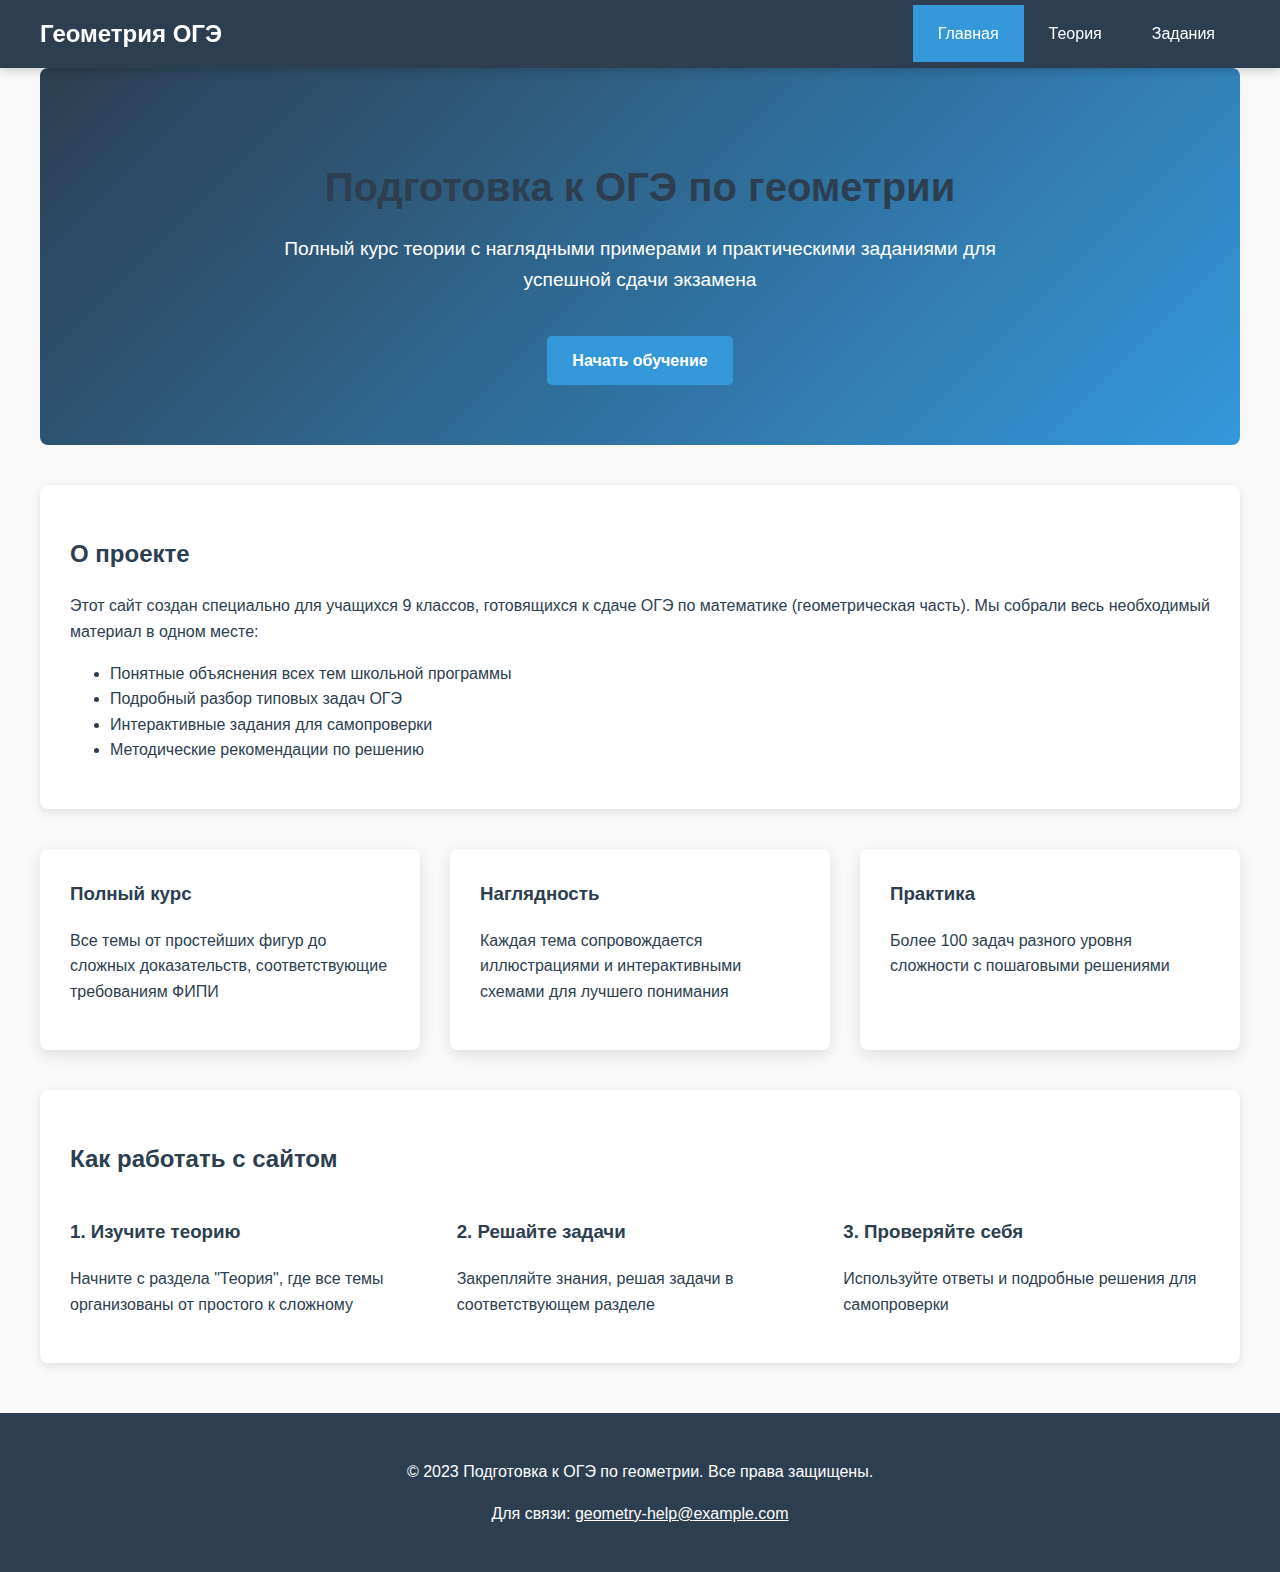
<file: index.html>
<!DOCTYPE html>
<html lang="ru">
<head>
    <meta charset="UTF-8">
    <meta name="viewport" content="width=device-width, initial-scale=1.0">
    <title>Геометрия для ОГЭ - Главная</title>
    <link rel="stylesheet" href="styles/styles.css">
</head>
<body>
    <!-- Навигационное меню -->
    <nav class="navbar">
        <div class="navbar-container">
            <a href="index.html" class="logo">Геометрия ОГЭ</a>
            <ul class="nav-links">
                <li><a href="index.html" class="active">Главная</a></li>
                <li><a href="theory.html">Теория</a></li>
                <li><a href="tasks.html">Задания</a></li>
            </ul>
        </div>
    </nav>
    
    <!-- Основной контент -->
    <div class="container">
        <section class="hero">
            <h1>Подготовка к ОГЭ по геометрии</h1>
            <p>Полный курс теории с наглядными примерами и практическими заданиями для успешной сдачи экзамена</p>
            <a href="theory.html" class="btn">Начать обучение</a>
        </section>
        
        <section class="content-section">
            <h2>О проекте</h2>
            <p>Этот сайт создан специально для учащихся 9 классов, готовящихся к сдаче ОГЭ по математике (геометрическая часть). Мы собрали весь необходимый материал в одном месте:</p>
            <ul>
                <li>Понятные объяснения всех тем школьной программы</li>
                <li>Подробный разбор типовых задач ОГЭ</li>
                <li>Интерактивные задания для самопроверки</li>
                <li>Методические рекомендации по решению</li>
            </ul>
        </section>
        
        <div class="features">
            <div class="feature-card">
                <h3>Полный курс</h3>
                <p>Все темы от простейших фигур до сложных доказательств, соответствующие требованиям ФИПИ</p>
            </div>
            
            <div class="feature-card">
                <h3>Наглядность</h3>
                <p>Каждая тема сопровождается иллюстрациями и интерактивными схемами для лучшего понимания</p>
            </div>
            
            <div class="feature-card">
                <h3>Практика</h3>
                <p>Более 100 задач разного уровня сложности с пошаговыми решениями</p>
            </div>
        </div>
        
        <section class="content-section">
            <h2>Как работать с сайтом</h2>
            <div style="display: grid; grid-template-columns: repeat(auto-fit, minmax(250px, 1fr)); gap: 20px;">
                <div>
                    <h3>1. Изучите теорию</h3>
                    <p>Начните с раздела "Теория", где все темы организованы от простого к сложному</p>
                </div>
                <div>
                    <h3>2. Решайте задачи</h3>
                    <p>Закрепляйте знания, решая задачи в соответствующем разделе</p>
                </div>
                <div>
                    <h3>3. Проверяйте себя</h3>
                    <p>Используйте ответы и подробные решения для самопроверки</p>
                </div>
            </div>
        </section>
    </div>
    
    <!-- Футер -->
    <footer>
        <div class="container">
            <p>© 2023 Подготовка к ОГЭ по геометрии. Все права защищены.</p>
            <p>Для связи: <a href="mailto:geometry-help@example.com" style="color: white;">geometry-help@example.com</a></p>
        </div>
    </footer>
</body>
</html>
</file>
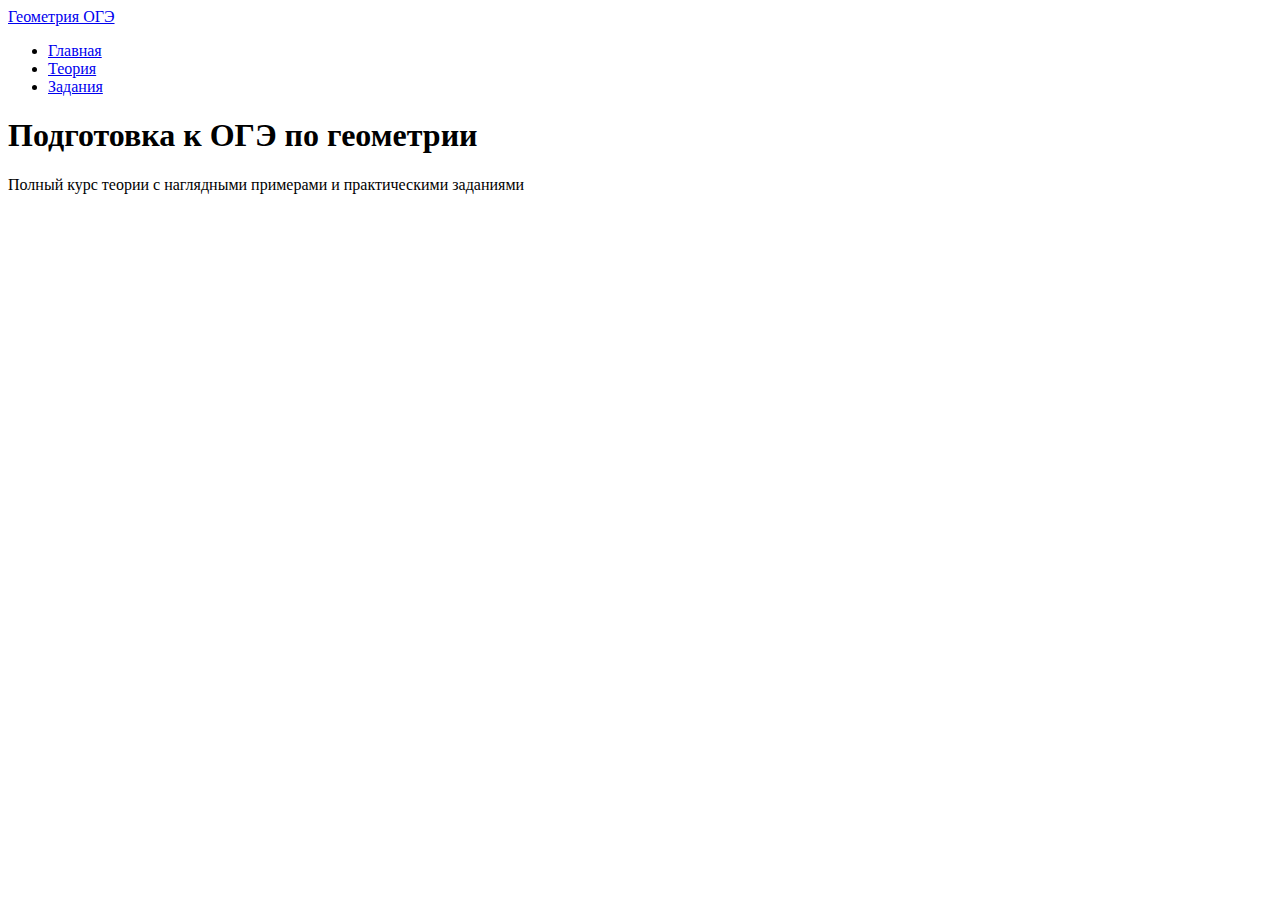
<file: index2.html>
<!DOCTYPE html>
<html lang="ru">
<head>
    <!-- Весь head из предыдущего кода -->
    <style>
        /* Уберите стиль display: none для theory-content */
    </style>
</head>
<body>
    <!-- Навигационное меню -->
    <nav class="navbar">
        <div class="navbar-container">
            <a href="index.html" class="logo">Геометрия ОГЭ</a>
            <ul class="nav-links">
                <li><a href="index.html" class="active">Главная</a></li>
                <li><a href="theory.html">Теория</a></li>
                <li><a href="tasks.html">Задания</a></li>
            </ul>
        </div>
    </nav>
    
    <!-- Только контент главной страницы -->
    <div class="container">
        <section class="hero">
            <h1>Подготовка к ОГЭ по геометрии</h1>
            <p>Полный курс теории с наглядными примерами и практическими заданиями</p>
        </section>
        
        <div class="features">
            <!-- Блоки features как в предыдущем коде -->
        </div>
    </div>
    
    <footer>
        <!-- Футер -->
    </footer>
</body>
</html>
</file>
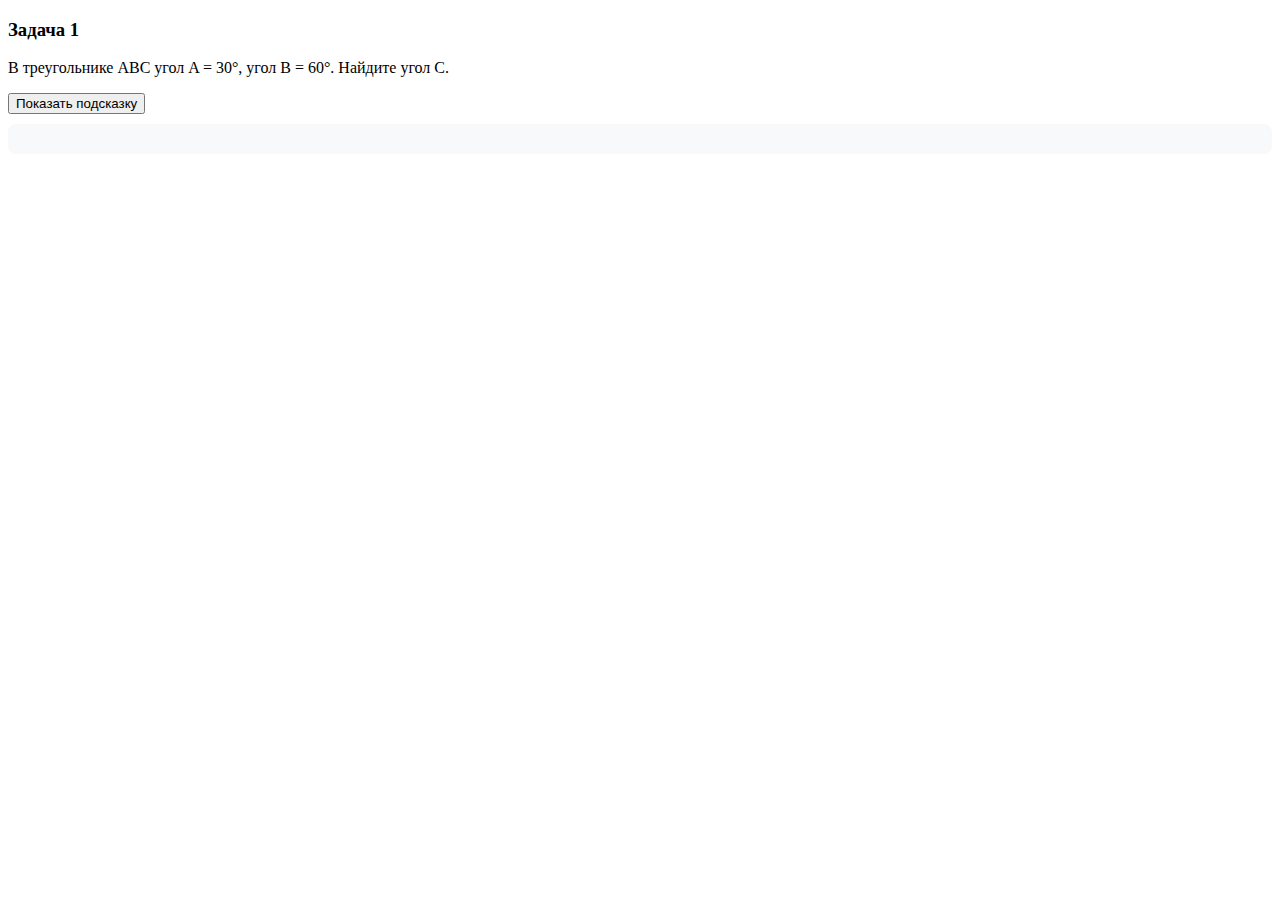
<file: index_test.html>
<!DOCTYPE html>
<html lang="ru">
<head>
    <meta charset="UTF-8">
    <title>Геометрия ОГЭ с ИИ-помощником</title>
    <style>
        .ai-response {
            background: #f8f9fa;
            padding: 15px;
            border-radius: 8px;
            margin-top: 10px;
        }
        .ai-typing {
            display: inline-block;
            width: 10px;
            height: 10px;
            background: #3498db;
            border-radius: 50%;
            animation: typing 1s infinite;
        }
        @keyframes typing {
            0%, 100% { opacity: 0.3; }
            50% { opacity: 1; }
        }
    </style>
</head>
<body>
    <div class="task">
        <h3>Задача 1</h3>
        <p>В треугольнике ABC угол A = 30°, угол B = 60°. Найдите угол C.</p>
        <button onclick="showHint(1)">Показать подсказку</button>
        <div id="ai-hint-1" class="ai-response"></div>
    </div>

    <script>
        async function askAI(question) {
            const response = await fetch("https://openrouter.ai/api/v1/chat/completions", {
                method: "POST",
                headers: {
                    "Authorization": "Bearer YOUR_API_KEY",
                    "Content-Type": "application/json",
                    "HTTP-Referer": "https://your-website.com",
                    "X-Title": "Геометрия ОГЭ"
                },
                body: JSON.stringify({
                    "model": "openai/gpt-3.5-turbo",
                    "messages": [
                        { "role": "system", "content": "Ты репетитор по геометрии. Объясняй шаг за шагом." },
                        { "role": "user", "content": question }
                    ]
                })
            });
            return (await response.json()).choices[0].message.content;
        }

        async function showHint(taskId) {
            const taskText = document.querySelector(`#task-${taskId} p`).textContent;
            const aiResponse = document.getElementById(`ai-hint-${taskId}`);
            
            aiResponse.innerHTML = `<span class="ai-typing"></span>`;
            
            const hint = await askAI(`Дана задача: "${taskText}". Дай подсказку, но не отвечай сразу.`);
            aiResponse.innerHTML = hint;
        }
    </script>
</body>
</html>
</file>
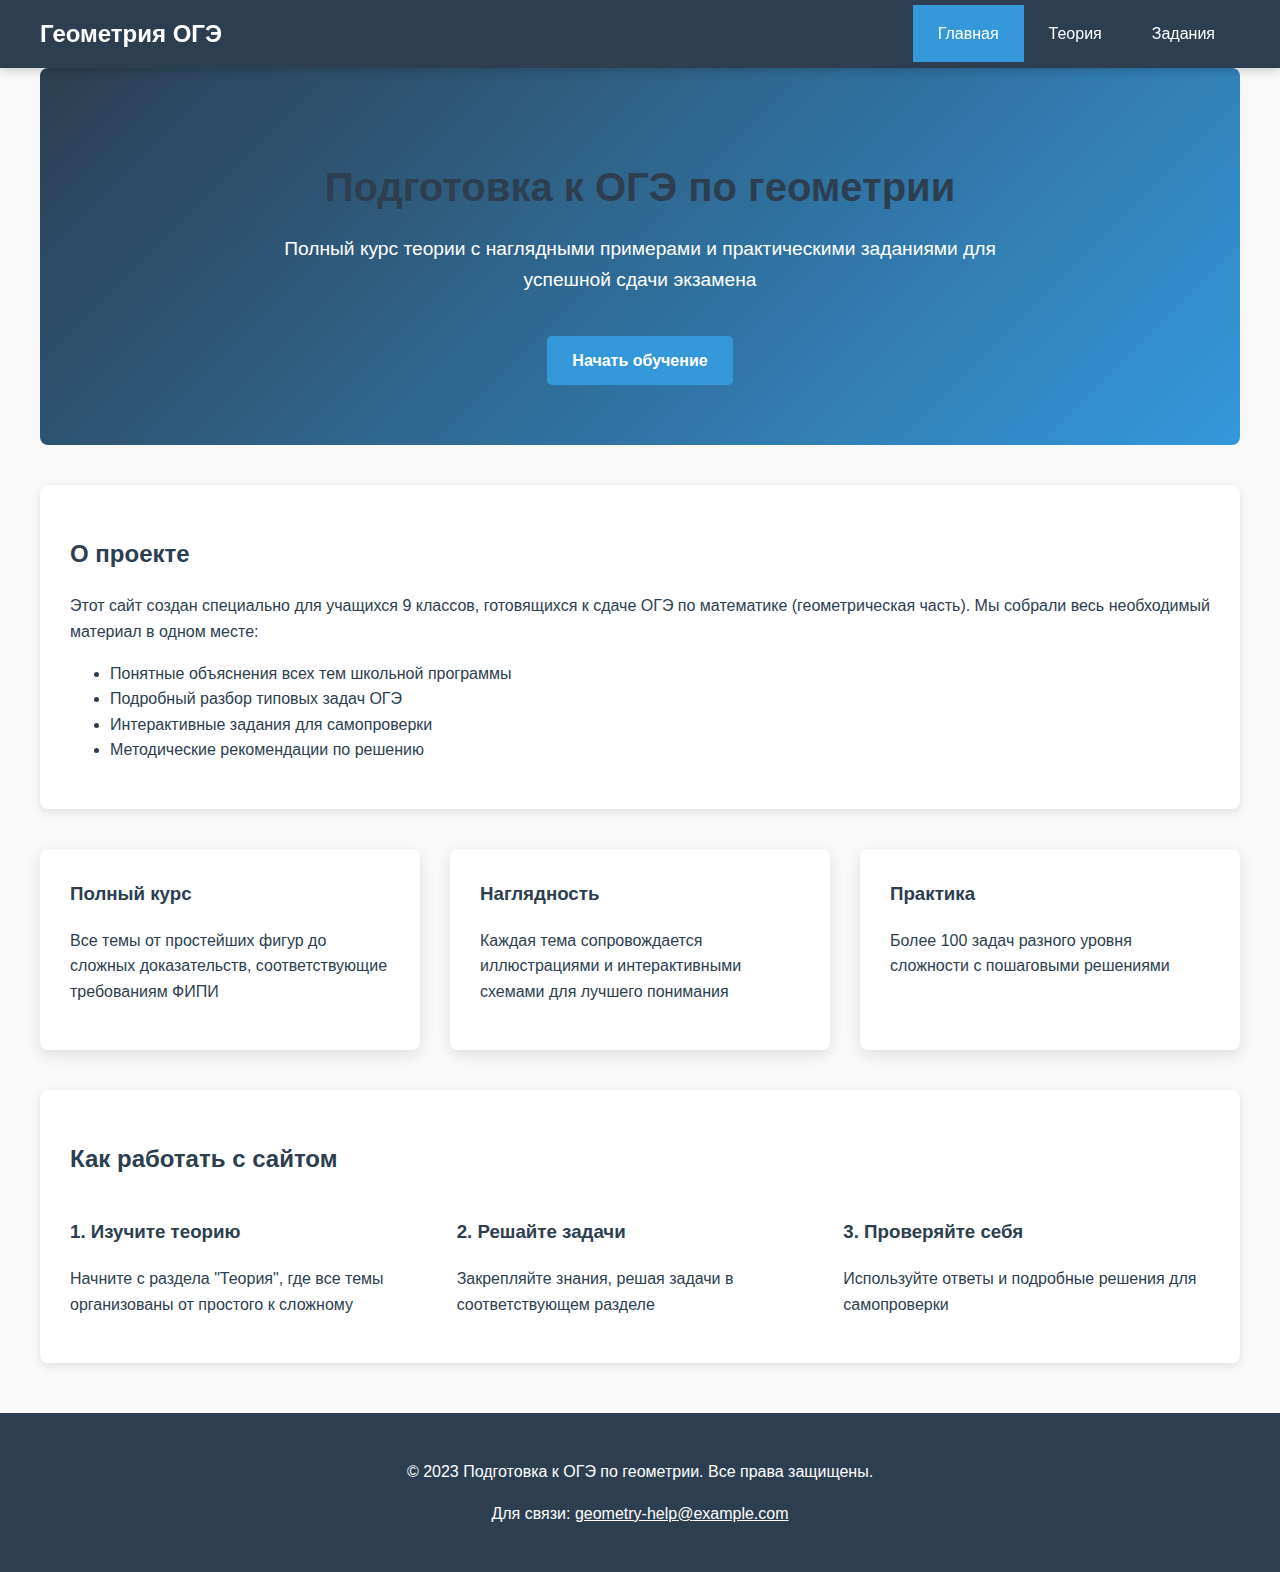
<file: main.html>
<!DOCTYPE html>
<html lang="ru">
<head>
    <meta charset="UTF-8">
    <meta name="viewport" content="width=device-width, initial-scale=1.0">
    <title>Геометрия для ОГЭ - Главная</title>
    <link rel="stylesheet" href="styles/styles.css">
</head>
<body>
    <!-- Навигационное меню -->
    <nav class="navbar">
        <div class="navbar-container">
            <a href="index.html" class="logo">Геометрия ОГЭ</a>
            <ul class="nav-links">
                <li><a href="index.html" class="active">Главная</a></li>
                <li><a href="theory.html">Теория</a></li>
                <li><a href="tasks.html">Задания</a></li>
            </ul>
        </div>
    </nav>
    
    <!-- Основной контент -->
    <div class="container">
        <section class="hero">
            <h1>Подготовка к ОГЭ по геометрии</h1>
            <p>Полный курс теории с наглядными примерами и практическими заданиями для успешной сдачи экзамена</p>
            <a href="theory.html" class="btn">Начать обучение</a>
        </section>
        
        <section class="content-section">
            <h2>О проекте</h2>
            <p>Этот сайт создан специально для учащихся 9 классов, готовящихся к сдаче ОГЭ по математике (геометрическая часть). Мы собрали весь необходимый материал в одном месте:</p>
            <ul>
                <li>Понятные объяснения всех тем школьной программы</li>
                <li>Подробный разбор типовых задач ОГЭ</li>
                <li>Интерактивные задания для самопроверки</li>
                <li>Методические рекомендации по решению</li>
            </ul>
        </section>
        
        <div class="features">
            <div class="feature-card">
                <h3>Полный курс</h3>
                <p>Все темы от простейших фигур до сложных доказательств, соответствующие требованиям ФИПИ</p>
            </div>
            
            <div class="feature-card">
                <h3>Наглядность</h3>
                <p>Каждая тема сопровождается иллюстрациями и интерактивными схемами для лучшего понимания</p>
            </div>
            
            <div class="feature-card">
                <h3>Практика</h3>
                <p>Более 100 задач разного уровня сложности с пошаговыми решениями</p>
            </div>
        </div>
        
        <section class="content-section">
            <h2>Как работать с сайтом</h2>
            <div style="display: grid; grid-template-columns: repeat(auto-fit, minmax(250px, 1fr)); gap: 20px;">
                <div>
                    <h3>1. Изучите теорию</h3>
                    <p>Начните с раздела "Теория", где все темы организованы от простого к сложному</p>
                </div>
                <div>
                    <h3>2. Решайте задачи</h3>
                    <p>Закрепляйте знания, решая задачи в соответствующем разделе</p>
                </div>
                <div>
                    <h3>3. Проверяйте себя</h3>
                    <p>Используйте ответы и подробные решения для самопроверки</p>
                </div>
            </div>
        </section>
    </div>
    
    <!-- Футер -->
    <footer>
        <div class="container">
            <p>© 2023 Подготовка к ОГЭ по геометрии. Все права защищены.</p>
            <p>Для связи: <a href="mailto:geometry-help@example.com" style="color: white;">geometry-help@example.com</a></p>
        </div>
    </footer>
</body>
</html>
</file>
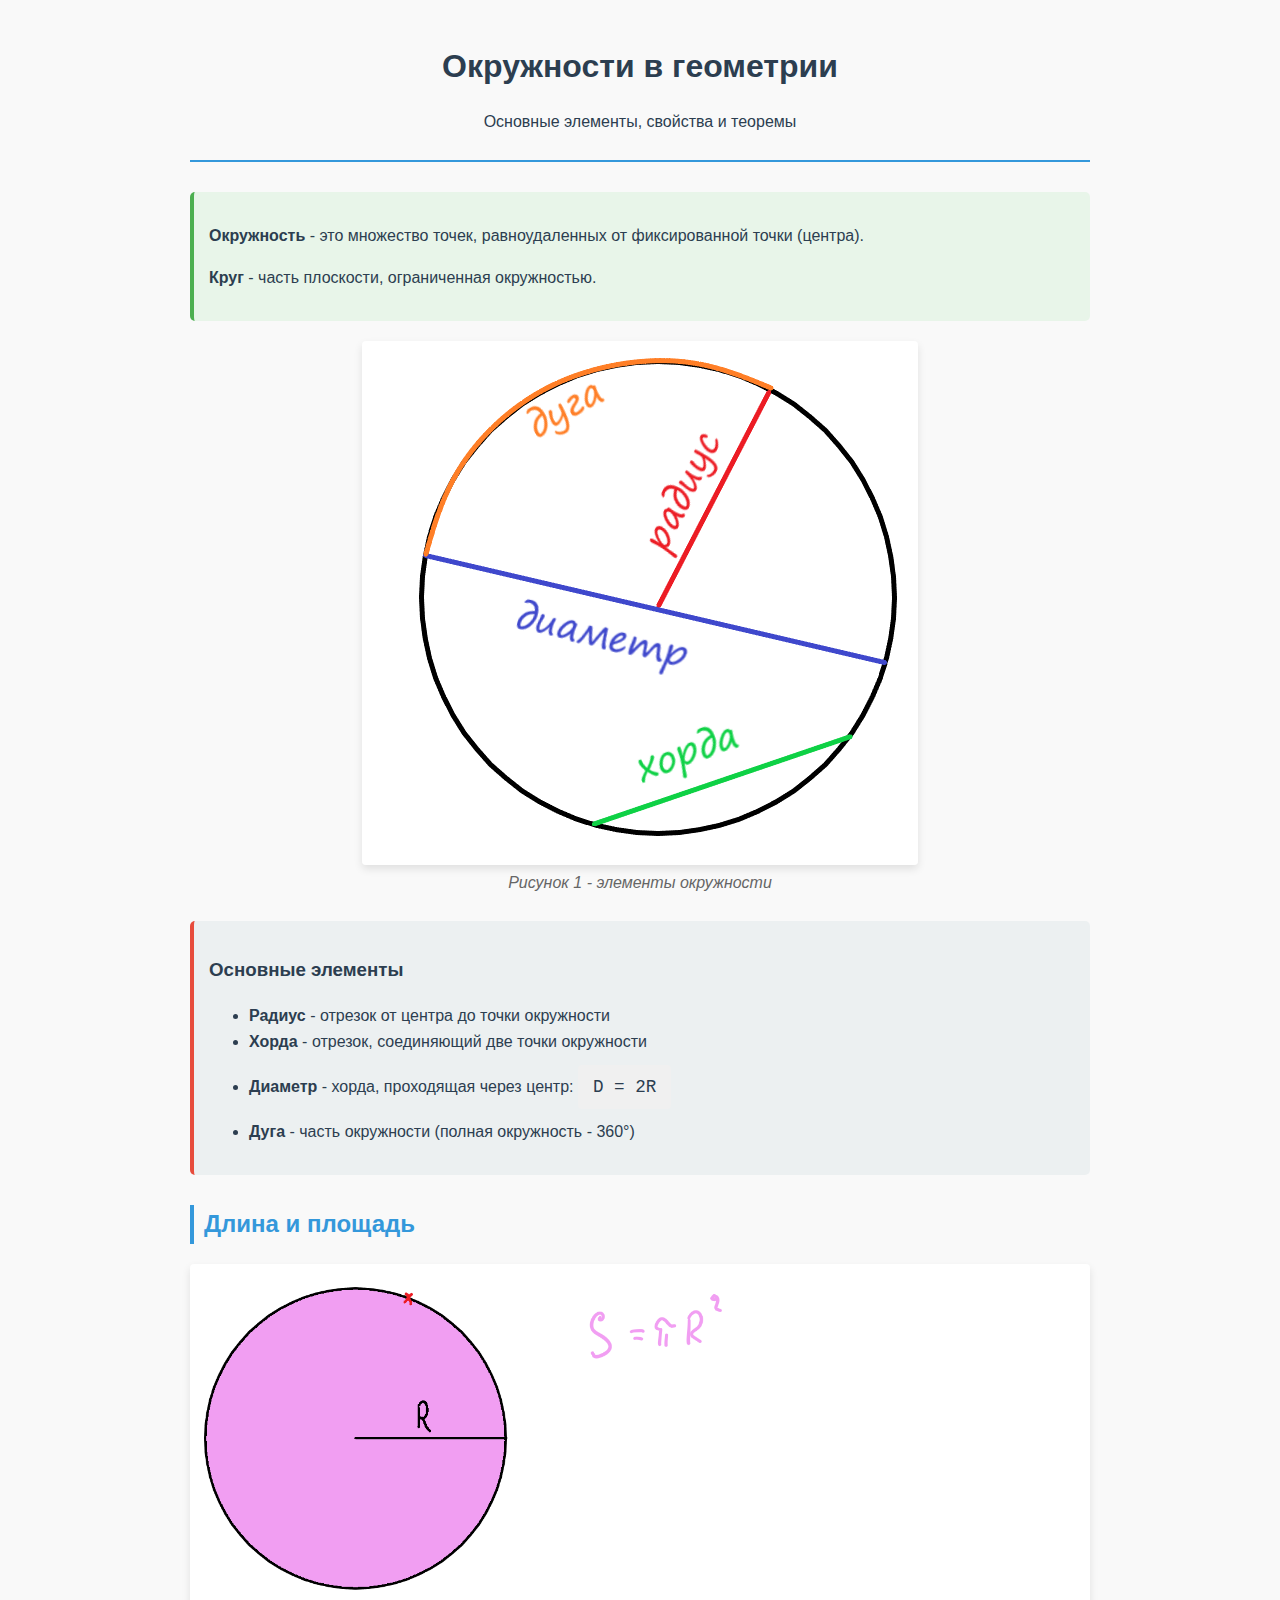
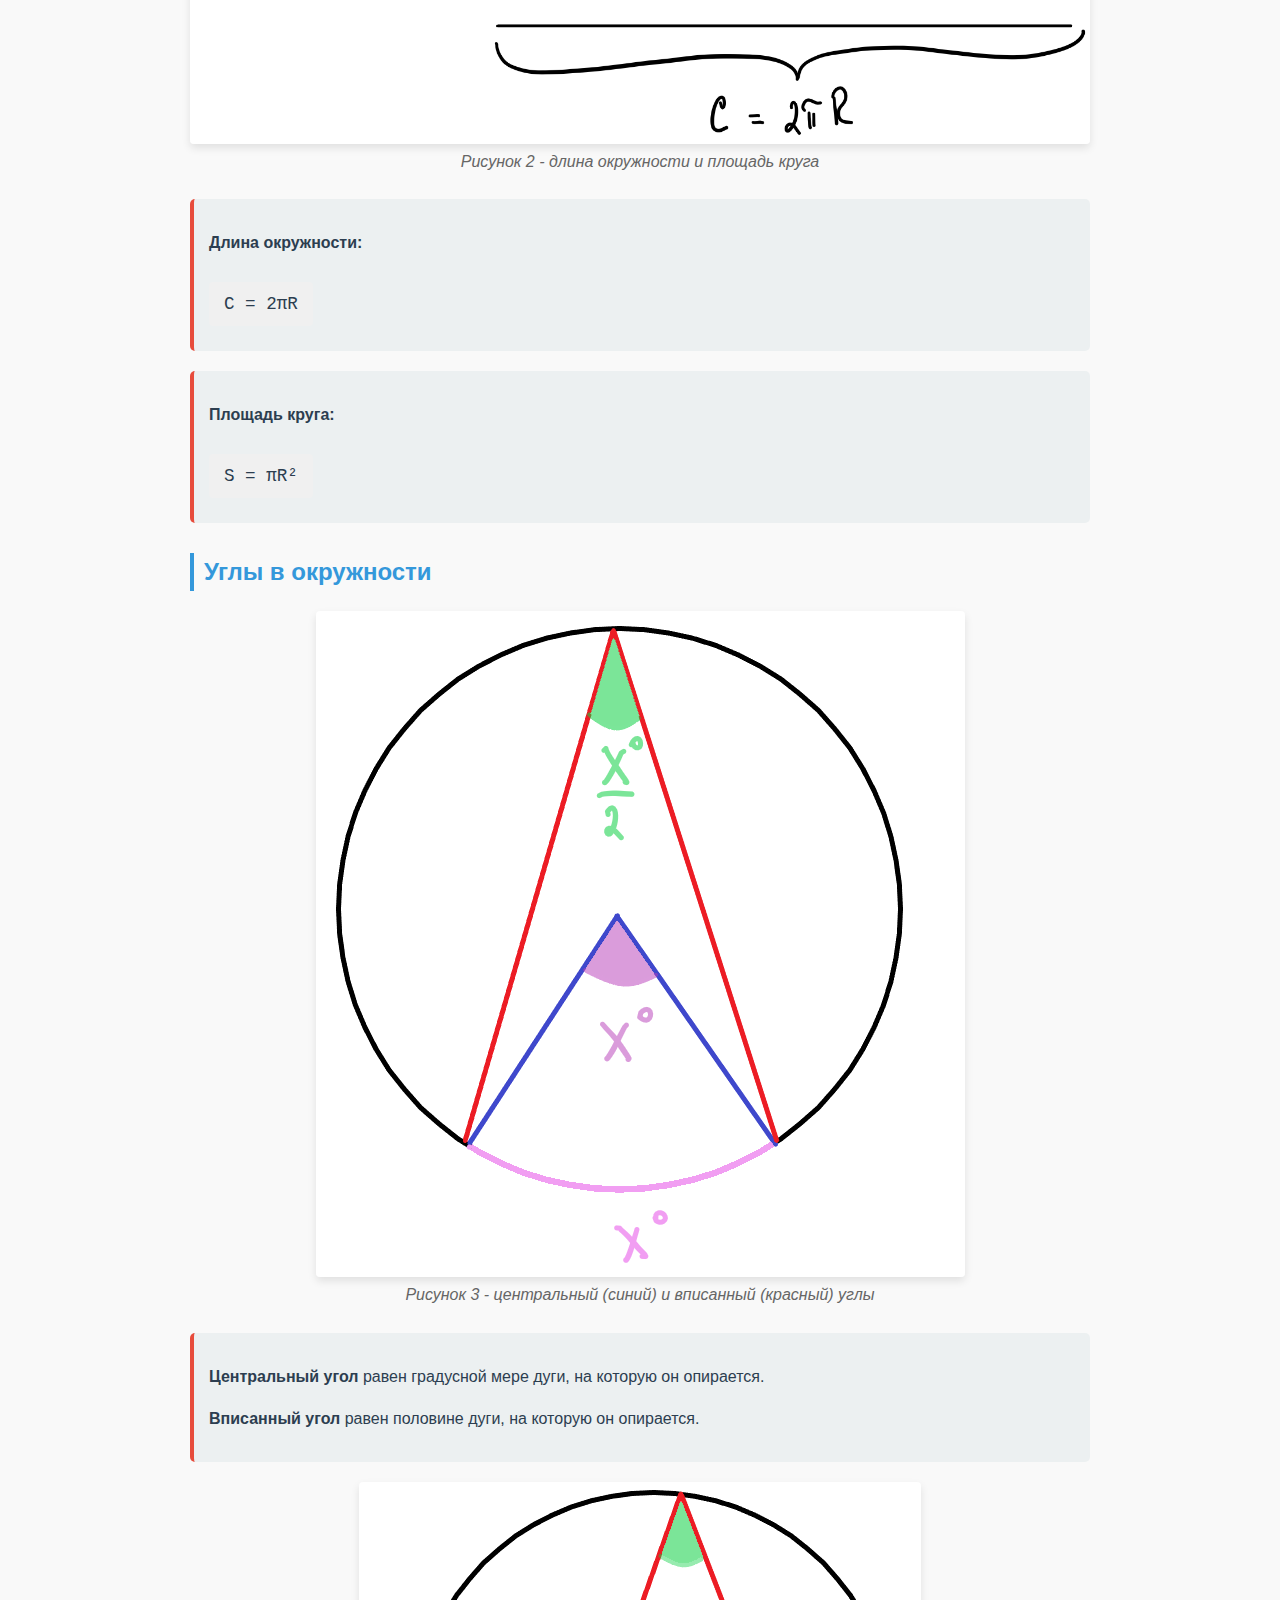
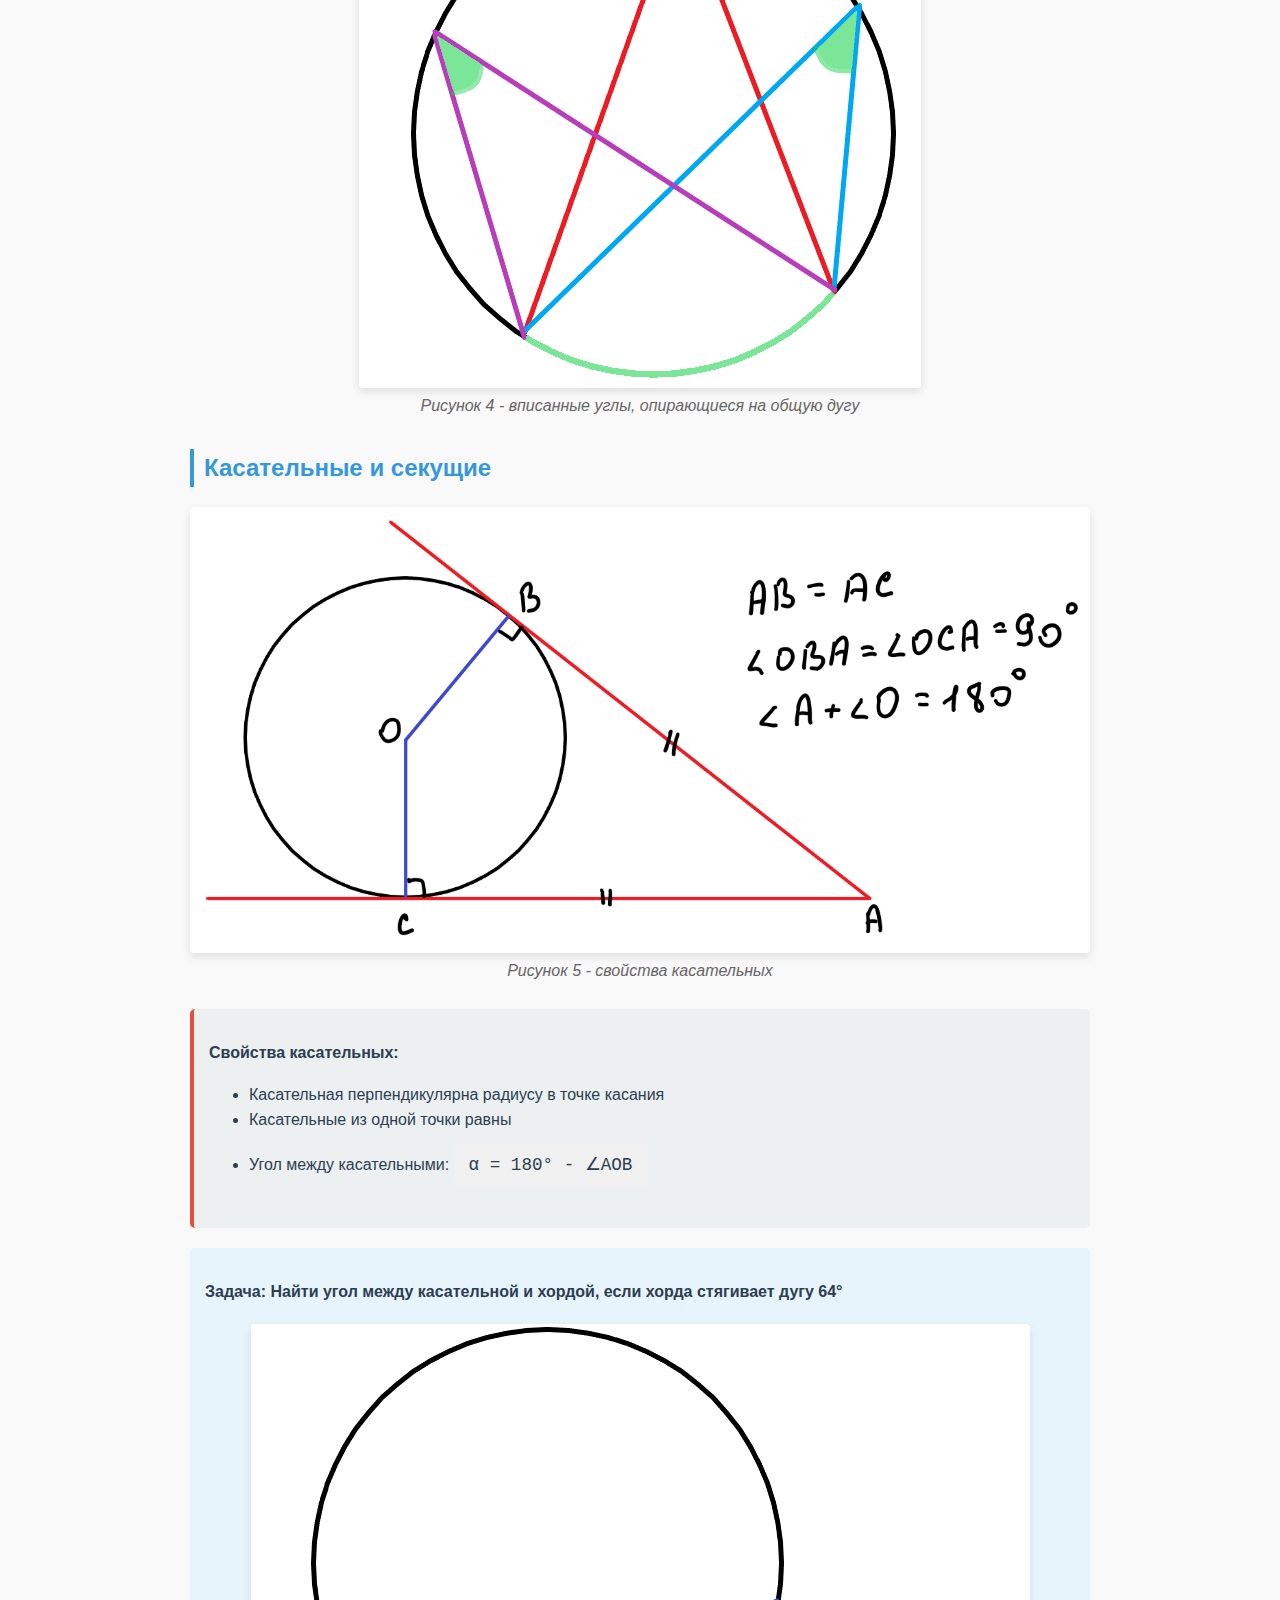
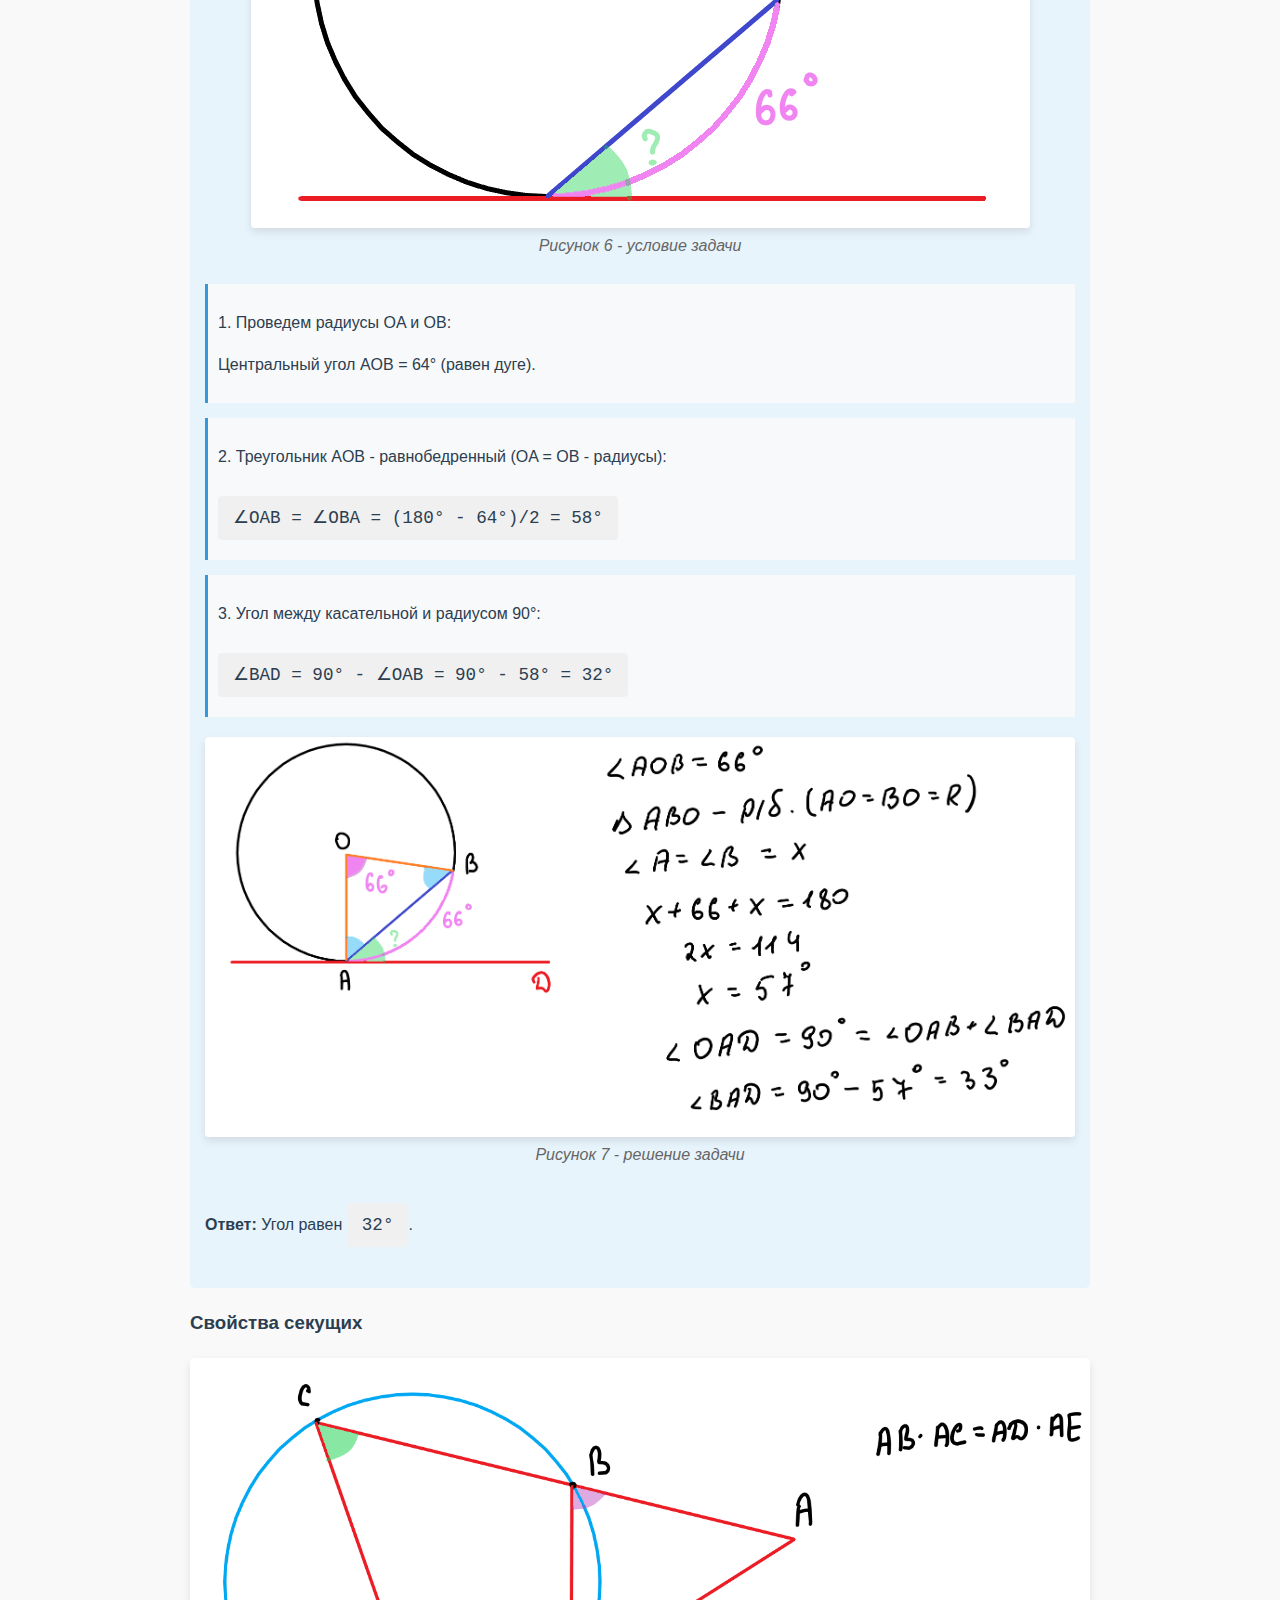
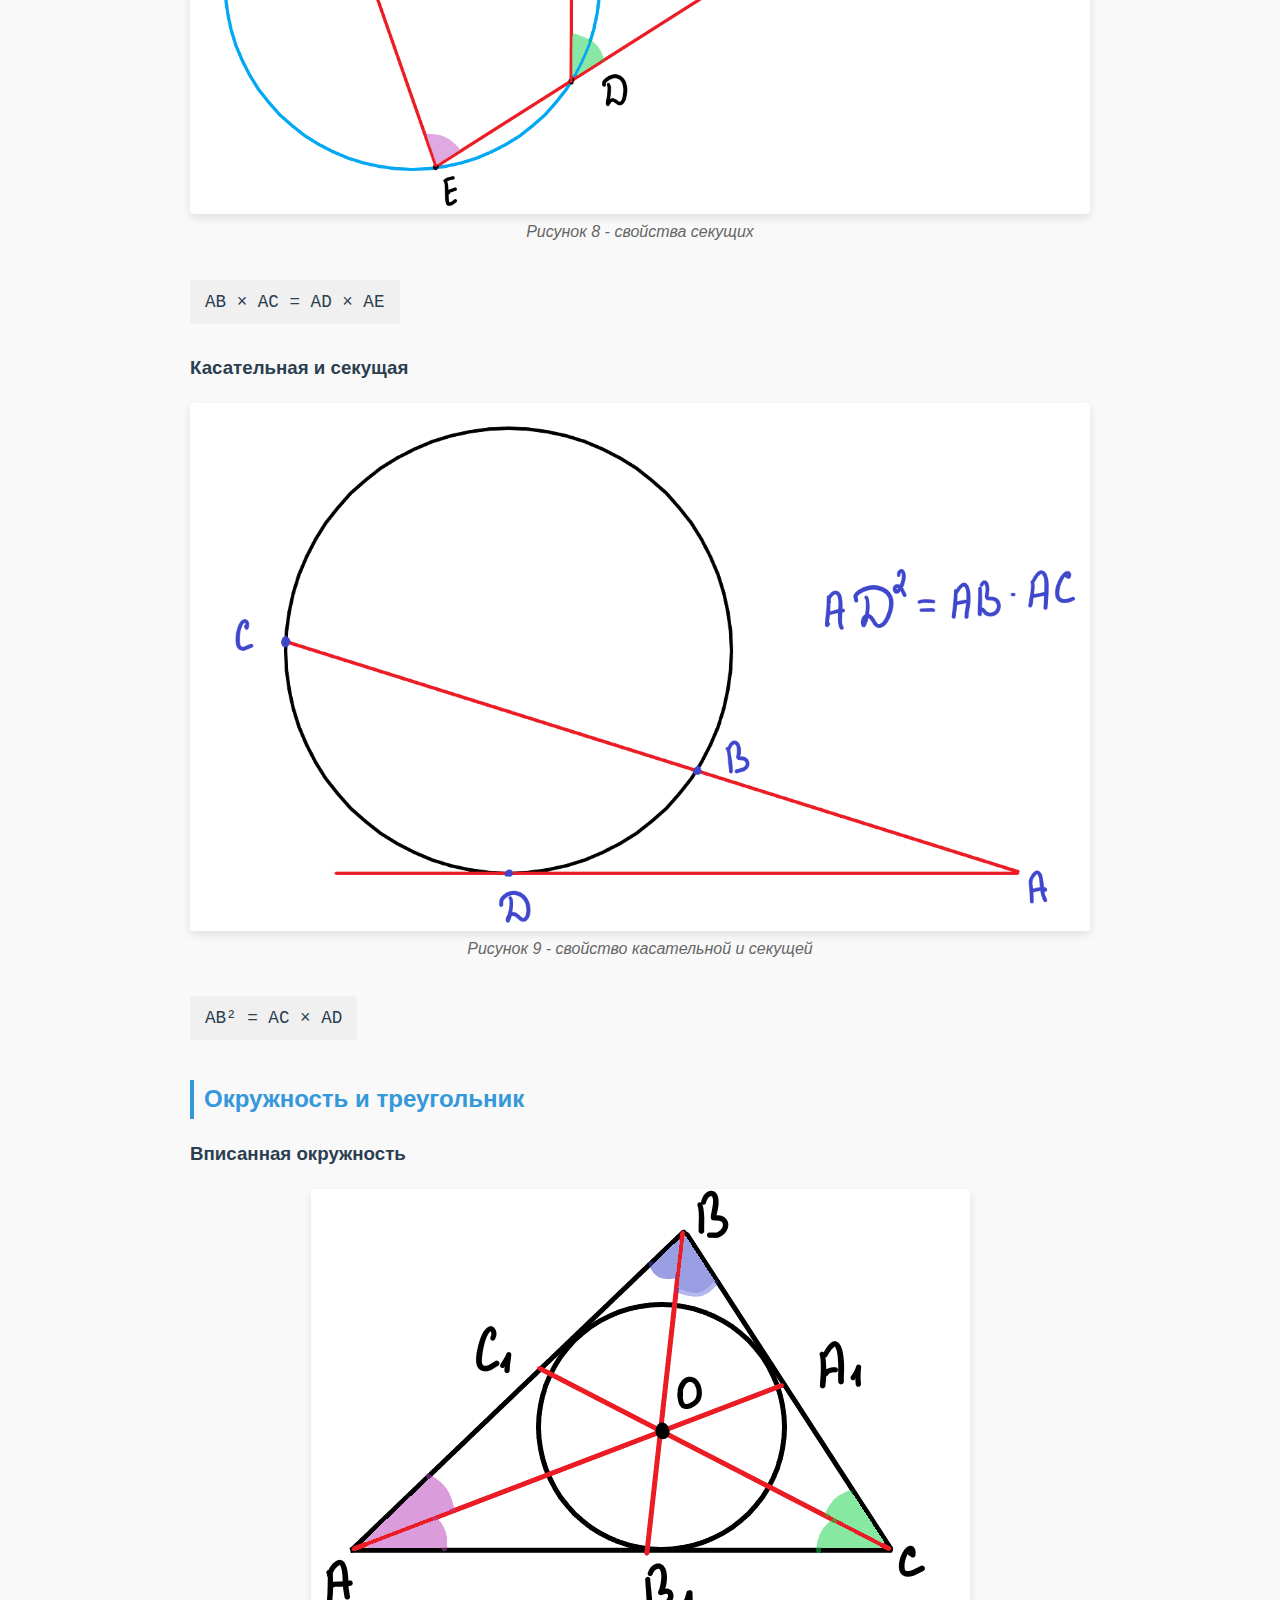
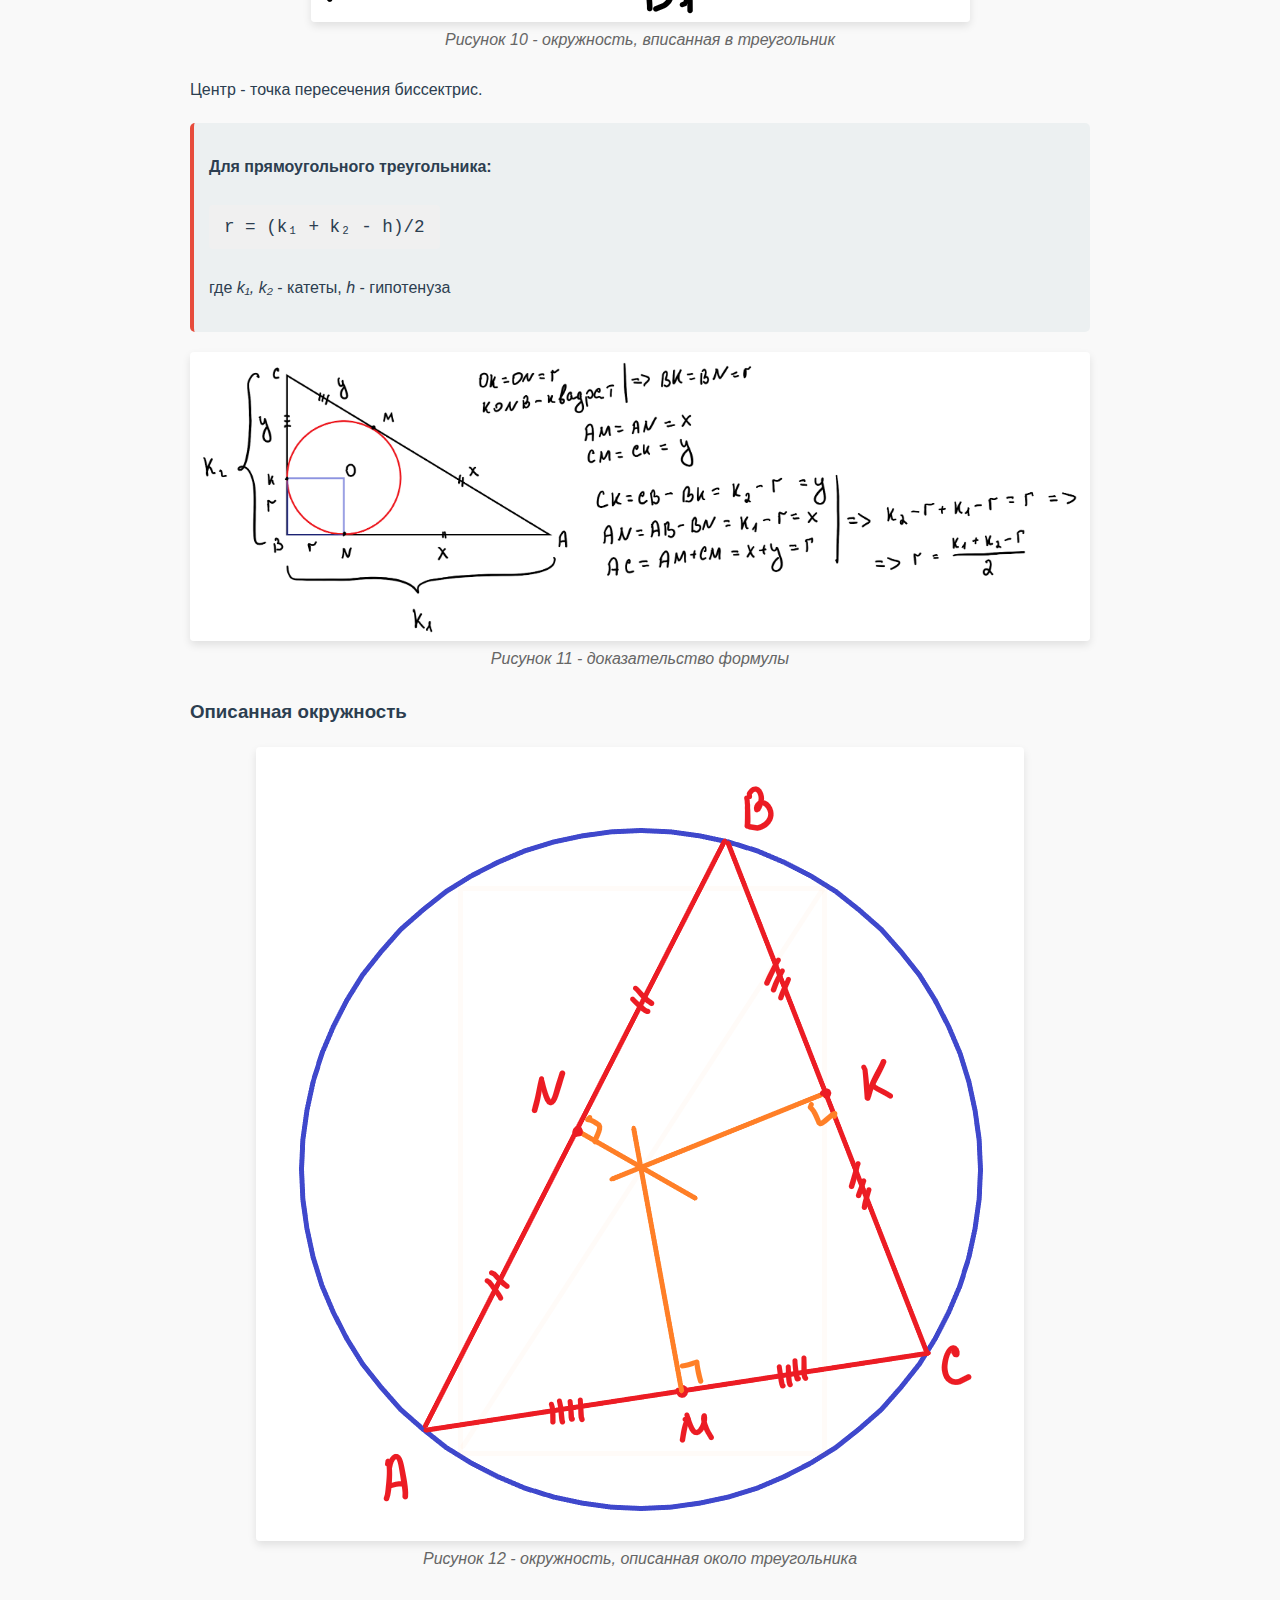
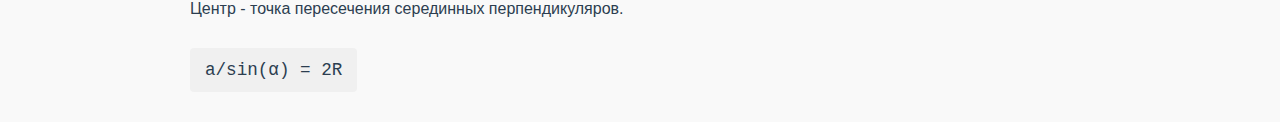
<file: page_circle.html>
<!DOCTYPE html>
<html lang="ru">
<head>
    <meta charset="UTF-8">
    <meta name="viewport" content="width=device-width, initial-scale=1.0">
    <title>Геометрия: Окружности</title>
    <style>
        :root {
            --primary: #2c3e50;
            --secondary: #3498db;
            --accent: #e74c3c;
            --light: #ecf0f1;
            --dark: #2c3e50;
            --font-main: 'Segoe UI', Tahoma, Geneva, Verdana, sans-serif;
        }
        
        body {
            font-family: var(--font-main);
            line-height: 1.6;
            color: var(--dark);
            max-width: 900px;
            margin: 0 auto;
            padding: 20px;
            background-color: #f9f9f9;
        }
        
        header {
            text-align: center;
            margin-bottom: 30px;
            border-bottom: 2px solid var(--secondary);
            padding-bottom: 10px;
        }
        
        h1 {
            color: var(--primary);
            margin-bottom: 5px;
        }
        
        h2 {
            color: var(--secondary);
            margin-top: 30px;
            border-left: 4px solid var(--secondary);
            padding-left: 10px;
        }
        
        img {
            max-width: 100%;
            height: auto;
            display: block;
            margin: 20px auto;
            box-shadow: 0 4px 8px rgba(0,0,0,0.1);
            border-radius: 4px;
        }
        
        .figure-caption {
            text-align: center;
            font-style: italic;
            color: #666;
            margin-top: -15px;
            margin-bottom: 25px;
        }
        
        .theorem {
            background-color: var(--light);
            padding: 15px;
            border-radius: 5px;
            margin: 20px 0;
            border-left: 4px solid var(--accent);
        }
        
        .formula {
            font-family: 'Courier New', monospace;
            background-color: #f0f0f0;
            padding: 8px 15px;
            border-radius: 4px;
            display: inline-block;
            margin: 10px 0;
            font-size: 1.1em;
        }
        
        .important {
            color: var(--accent);
            font-weight: bold;
        }
        
        .task {
            background-color: #e8f4fc;
            padding: 15px;
            border-radius: 5px;
            margin: 20px 0;
        }
        
        .task-title {
            font-weight: bold;
            color: var(--primary);
        }
        
        .solution-step {
            margin: 15px 0;
            padding: 10px;
            background-color: #f8f9fa;
            border-left: 3px solid var(--secondary);
        }
        
        .definition {
            background-color: #e8f5e9;
            padding: 15px;
            border-radius: 5px;
            margin: 20px 0;
            border-left: 4px solid #4caf50;
        }
        
        @media (max-width: 768px) {
            body {
                padding: 15px;
            }
            
            h1 {
                font-size: 1.8em;
            }
        }
    </style>
</head>
<body>
    <header>
        <h1>Окружности в геометрии</h1>
        <p>Основные элементы, свойства и теоремы</p>
    </header>

    <section>
        <div class="definition">
            <p><strong>Окружность</strong> - это множество точек, равноудаленных от фиксированной точки (центра).</p>
            <p><strong>Круг</strong> - часть плоскости, ограниченная окружностью.</p>
        </div>
        
        <img src="imagecir1.png" alt="Элементы окружности">
        <p class="figure-caption">Рисунок 1 - элементы окружности</p>
        
        <div class="theorem">
            <h3>Основные элементы</h3>
            <ul>
                <li><strong>Радиус</strong> - отрезок от центра до точки окружности</li>
                <li><strong>Хорда</strong> - отрезок, соединяющий две точки окружности</li>
                <li><strong>Диаметр</strong> - хорда, проходящая через центр: <span class="formula">D = 2R</span></li>
                <li><strong>Дуга</strong> - часть окружности (полная окружность - 360°)</li>
            </ul>
        </div>
    </section>

    <section>
        <h2>Длина и площадь</h2>
        
        <img src="imagecir2.png" alt="Длина окружности и площадь круга">
        <p class="figure-caption">Рисунок 2 - длина окружности и площадь круга</p>
        
        <div class="theorem">
            <p><strong>Длина окружности:</strong></p>
            <div class="formula">C = 2πR</div>
        </div>
        
        <div class="theorem">
            <p><strong>Площадь круга:</strong></p>
            <div class="formula">S = πR²</div>
        </div>
    </section>

    <section>
        <h2>Углы в окружности</h2>
        
        <img src="imagecir3.png" alt="Центральный и вписанный углы">
        <p class="figure-caption">Рисунок 3 - центральный (синий) и вписанный (красный) углы</p>
        
        <div class="theorem">
            <p><strong>Центральный угол</strong> равен градусной мере дуги, на которую он опирается.</p>
            <p><strong>Вписанный угол</strong> равен половине дуги, на которую он опирается.</p>
        </div>
        
        <img src="imagecir4.png" alt="Вписанные углы">
        <p class="figure-caption">Рисунок 4 - вписанные углы, опирающиеся на общую дугу</p>
    </section>

    <section>
        <h2>Касательные и секущие</h2>
        
        <img src="imagecir5.png" alt="Касательные к окружности">
        <p class="figure-caption">Рисунок 5 - свойства касательных</p>
        
        <div class="theorem">
            <p><strong>Свойства касательных:</strong></p>
            <ul>
                <li>Касательная перпендикулярна радиусу в точке касания</li>
                <li>Касательные из одной точки равны</li>
                <li>Угол между касательными: <span class="formula">α = 180° - ∠AOB</span></li>
            </ul>
        </div>
        
        <div class="task">
            <p class="task-title">Задача: Найти угол между касательной и хордой, если хорда стягивает дугу 64°</p>
            <img src="imagecir6.png" alt="Иллюстрация к задаче">
            <p class="figure-caption">Рисунок 6 - условие задачи</p>
            
            <div class="solution-step">
                <p>1. Проведем радиусы OA и OB:</p>
                <p>Центральный угол AOB = 64° (равен дуге).</p>
            </div>
            <div class="solution-step">
                <p>2. Треугольник AOB - равнобедренный (OA = OB - радиусы):</p>
                <div class="formula">∠OAB = ∠OBA = (180° - 64°)/2 = 58°</div>
            </div>
            <div class="solution-step">
                <p>3. Угол между касательной и радиусом 90°:</p>
                <div class="formula">∠BAD = 90° - ∠OAB = 90° - 58° = 32°</div>
            </div>
            <img src="imagecir7.png" alt="Решение задачи">
            <p class="figure-caption">Рисунок 7 - решение задачи</p>
            <p><strong>Ответ:</strong> Угол равен <span class="formula">32°</span>.</p>
        </div>
        
        <h3>Свойства секущих</h3>
        <img src="imagecir8.png" alt="Секущие окружности">
        <p class="figure-caption">Рисунок 8 - свойства секущих</p>
        <div class="formula">AB × AC = AD × AE</div>
        
        <h3>Касательная и секущая</h3>
        <img src="imagecir9.png" alt="Касательная и секущая">
        <p class="figure-caption">Рисунок 9 - свойство касательной и секущей</p>
        <div class="formula">AB² = AC × AD</div>
    </section>

    <section>
        <h2>Окружность и треугольник</h2>
        
        <h3>Вписанная окружность</h3>
        <img src="imagecir10.png" alt="Вписанная окружность">
        <p class="figure-caption">Рисунок 10 - окружность, вписанная в треугольник</p>
        <p>Центр - точка пересечения биссектрис.</p>
        
        <div class="theorem">
            <p><strong>Для прямоугольного треугольника:</strong></p>
            <div class="formula">r = (k₁ + k₂ - h)/2</div>
            <p>где <em>k₁, k₂</em> - катеты, <em>h</em> - гипотенуза</p>
        </div>
        <img src="imagecir11.png" alt="Вписанная окружность в прямоугольный треугольник">
        <p class="figure-caption">Рисунок 11 - доказательство формулы</p>
        
        <h3>Описанная окружность</h3>
        <img src="imagecir12.png" alt="Описанная окружность">
        <p class="figure-caption">Рисунок 12 - окружность, описанная около треугольника</p>
        <p>Центр - точка пересечения серединных перпендикуляров.</p>
        <div class="formula">a/sin(α) = 2R</div>
    </section>
</body>
</html>
</file>
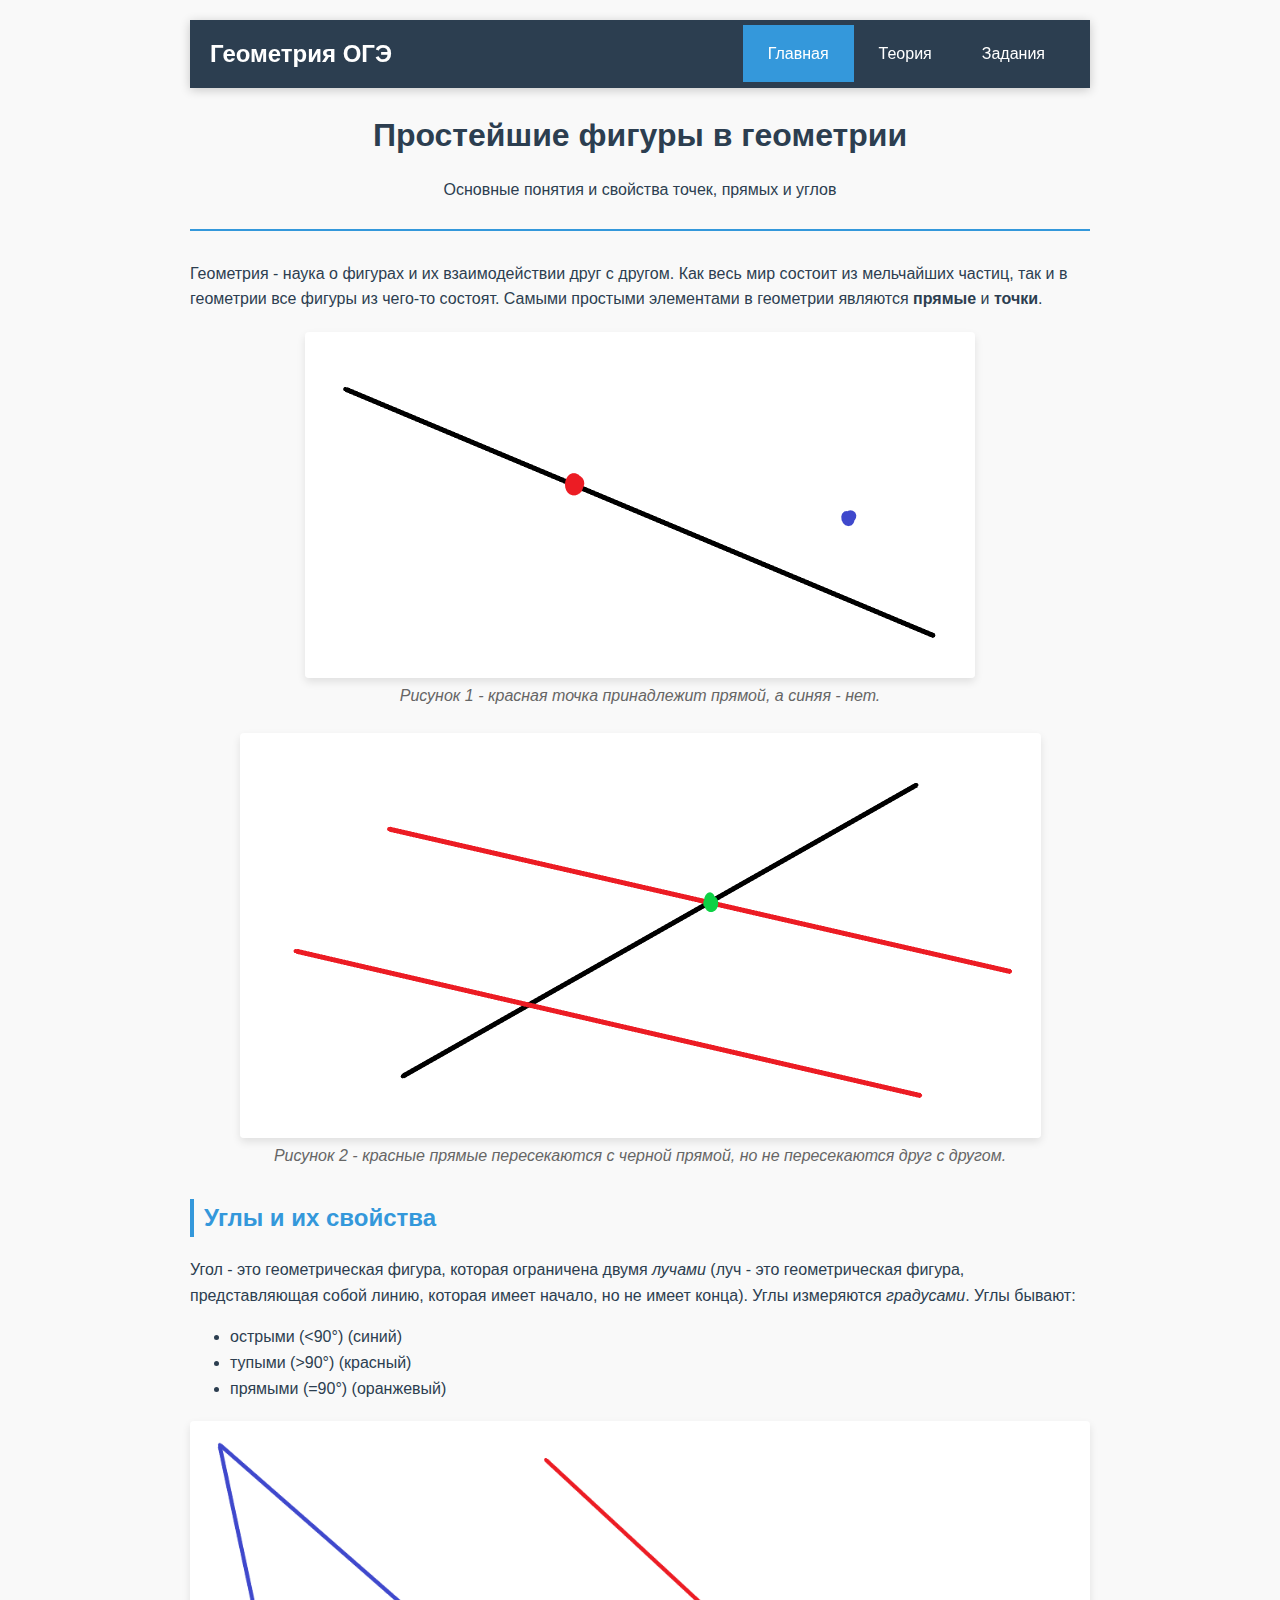
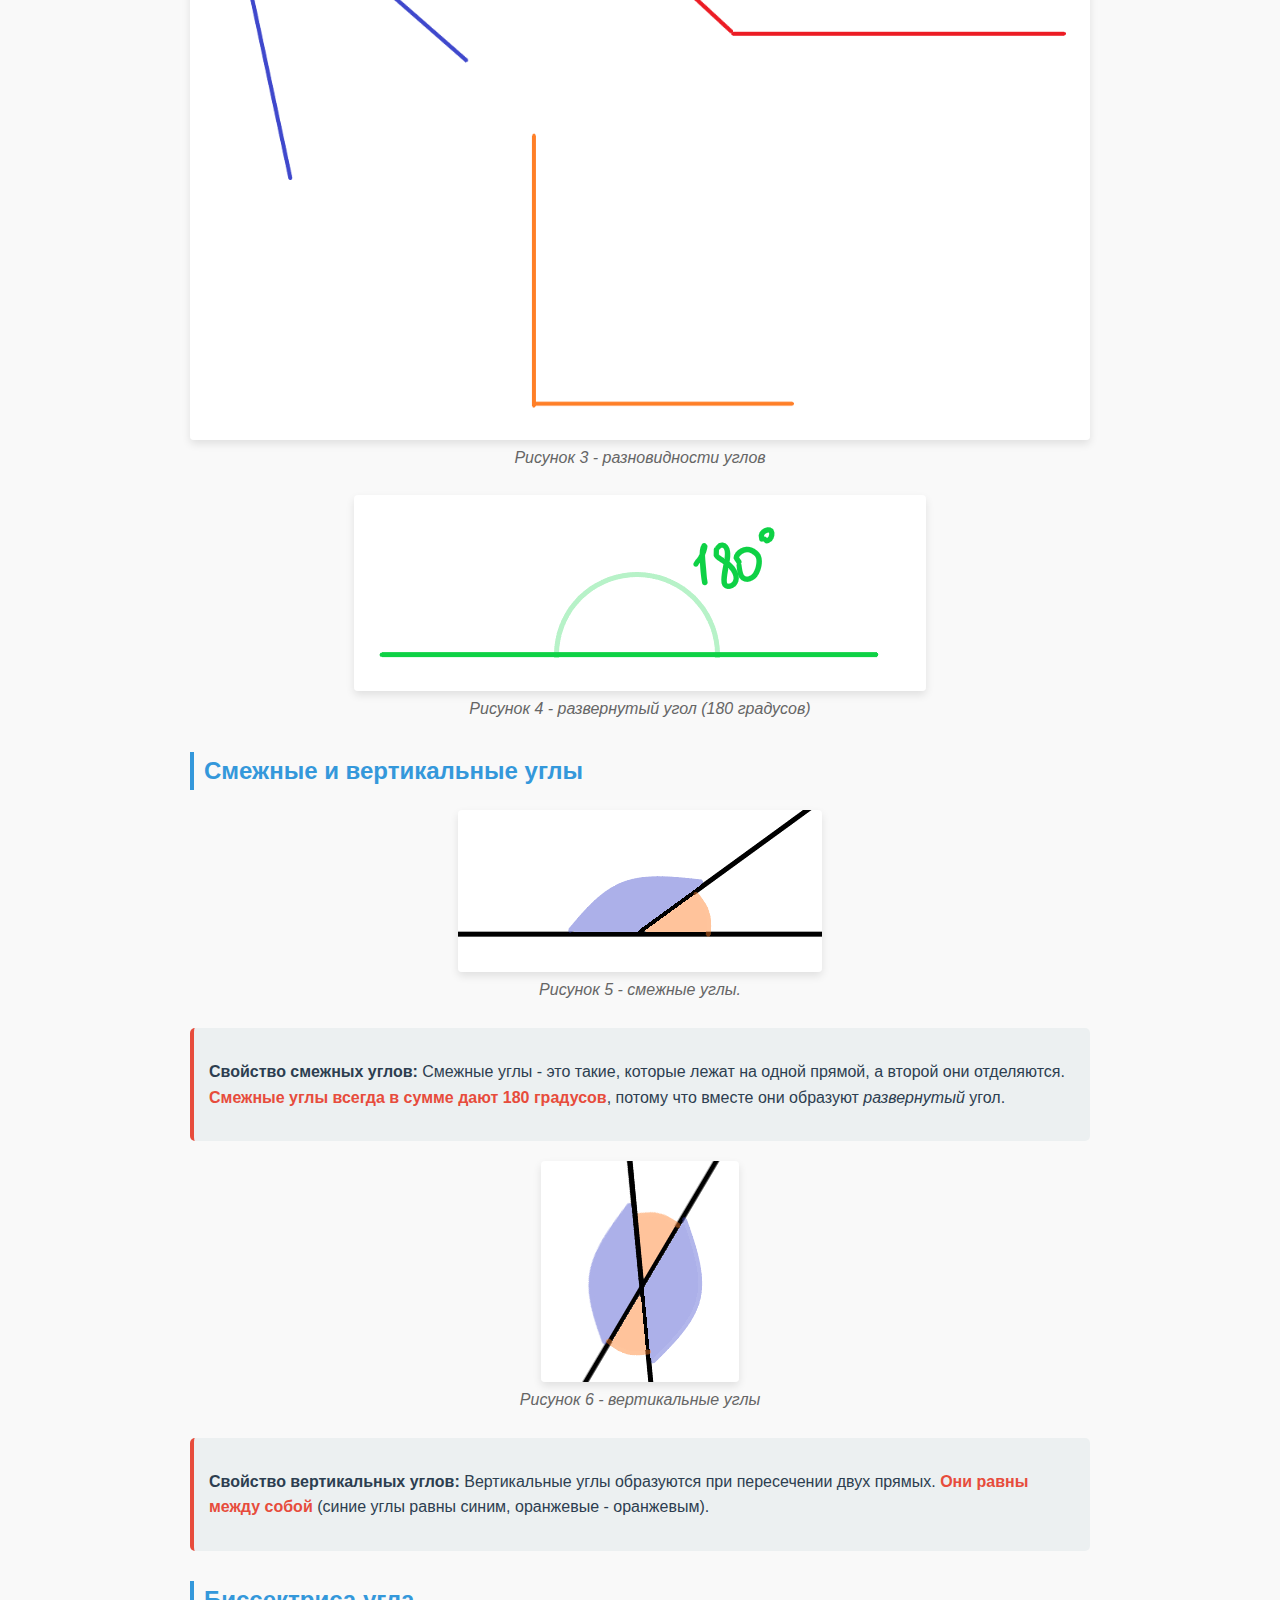
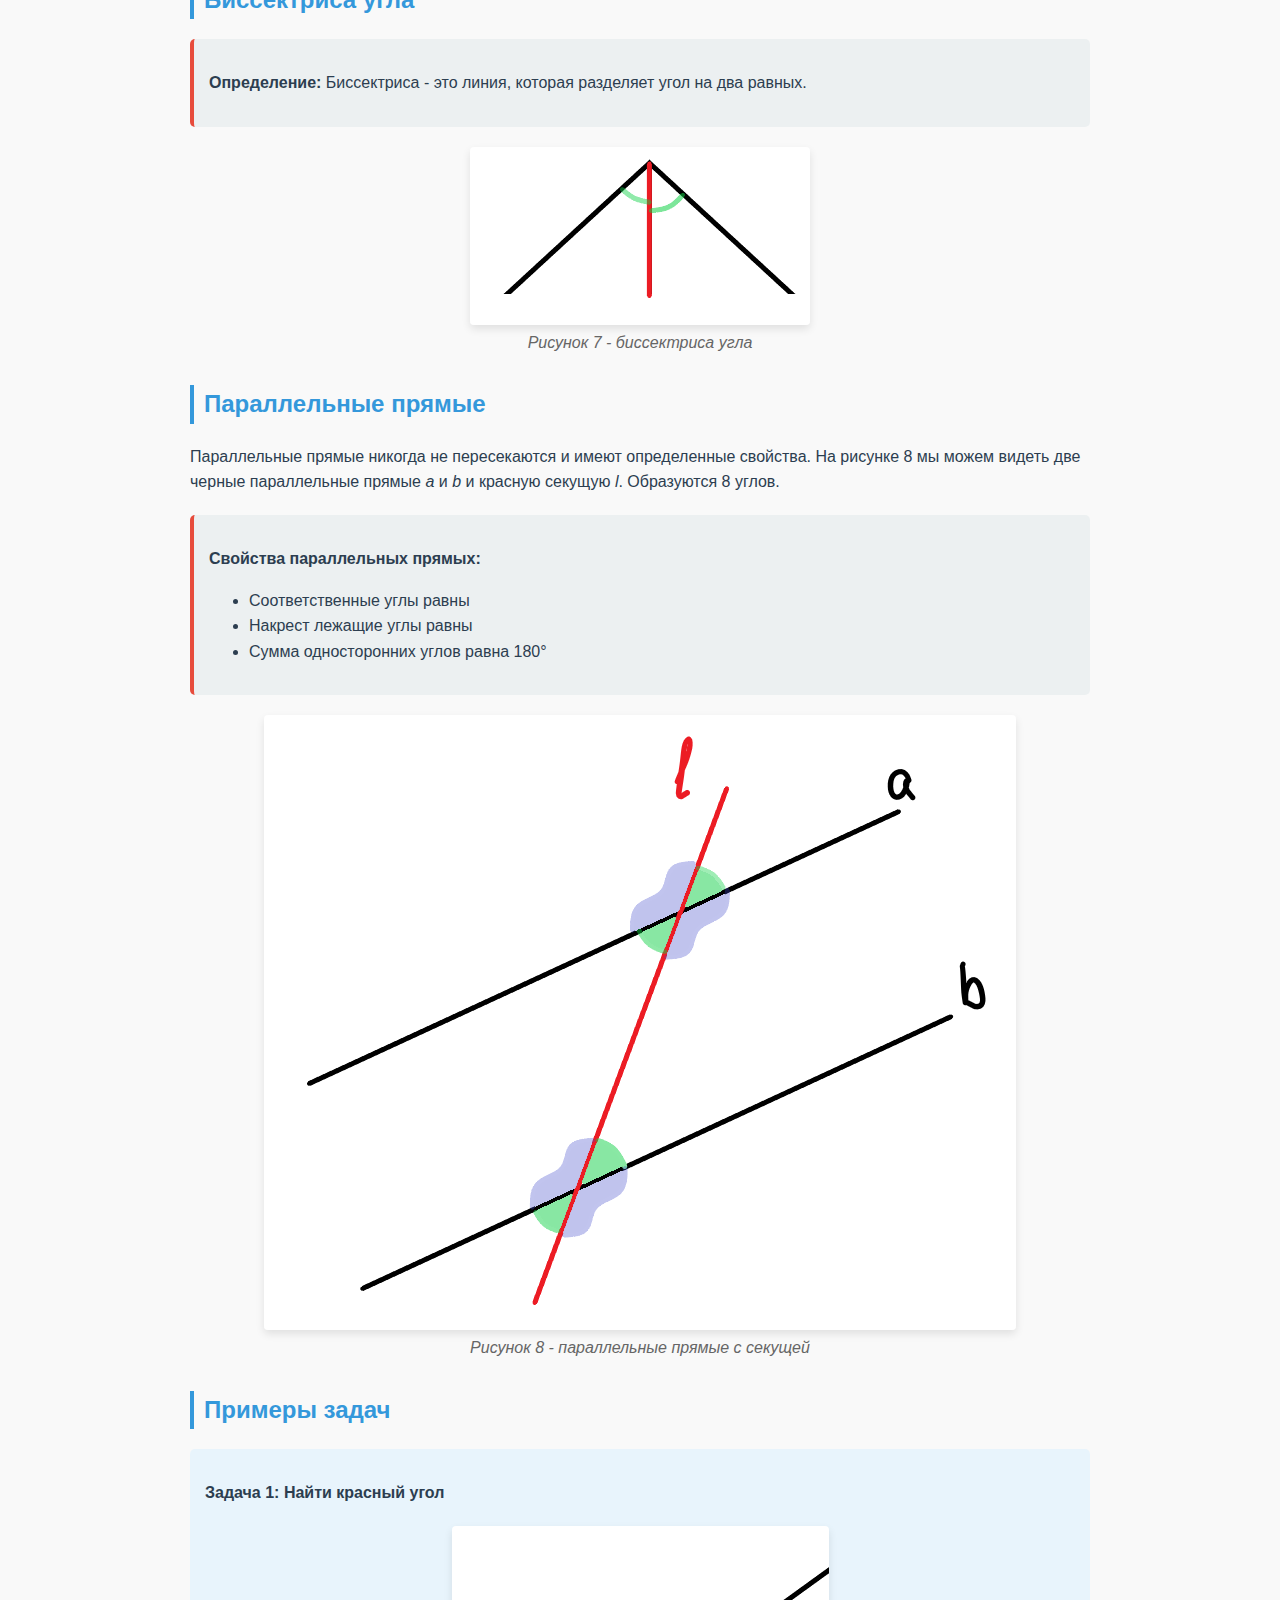
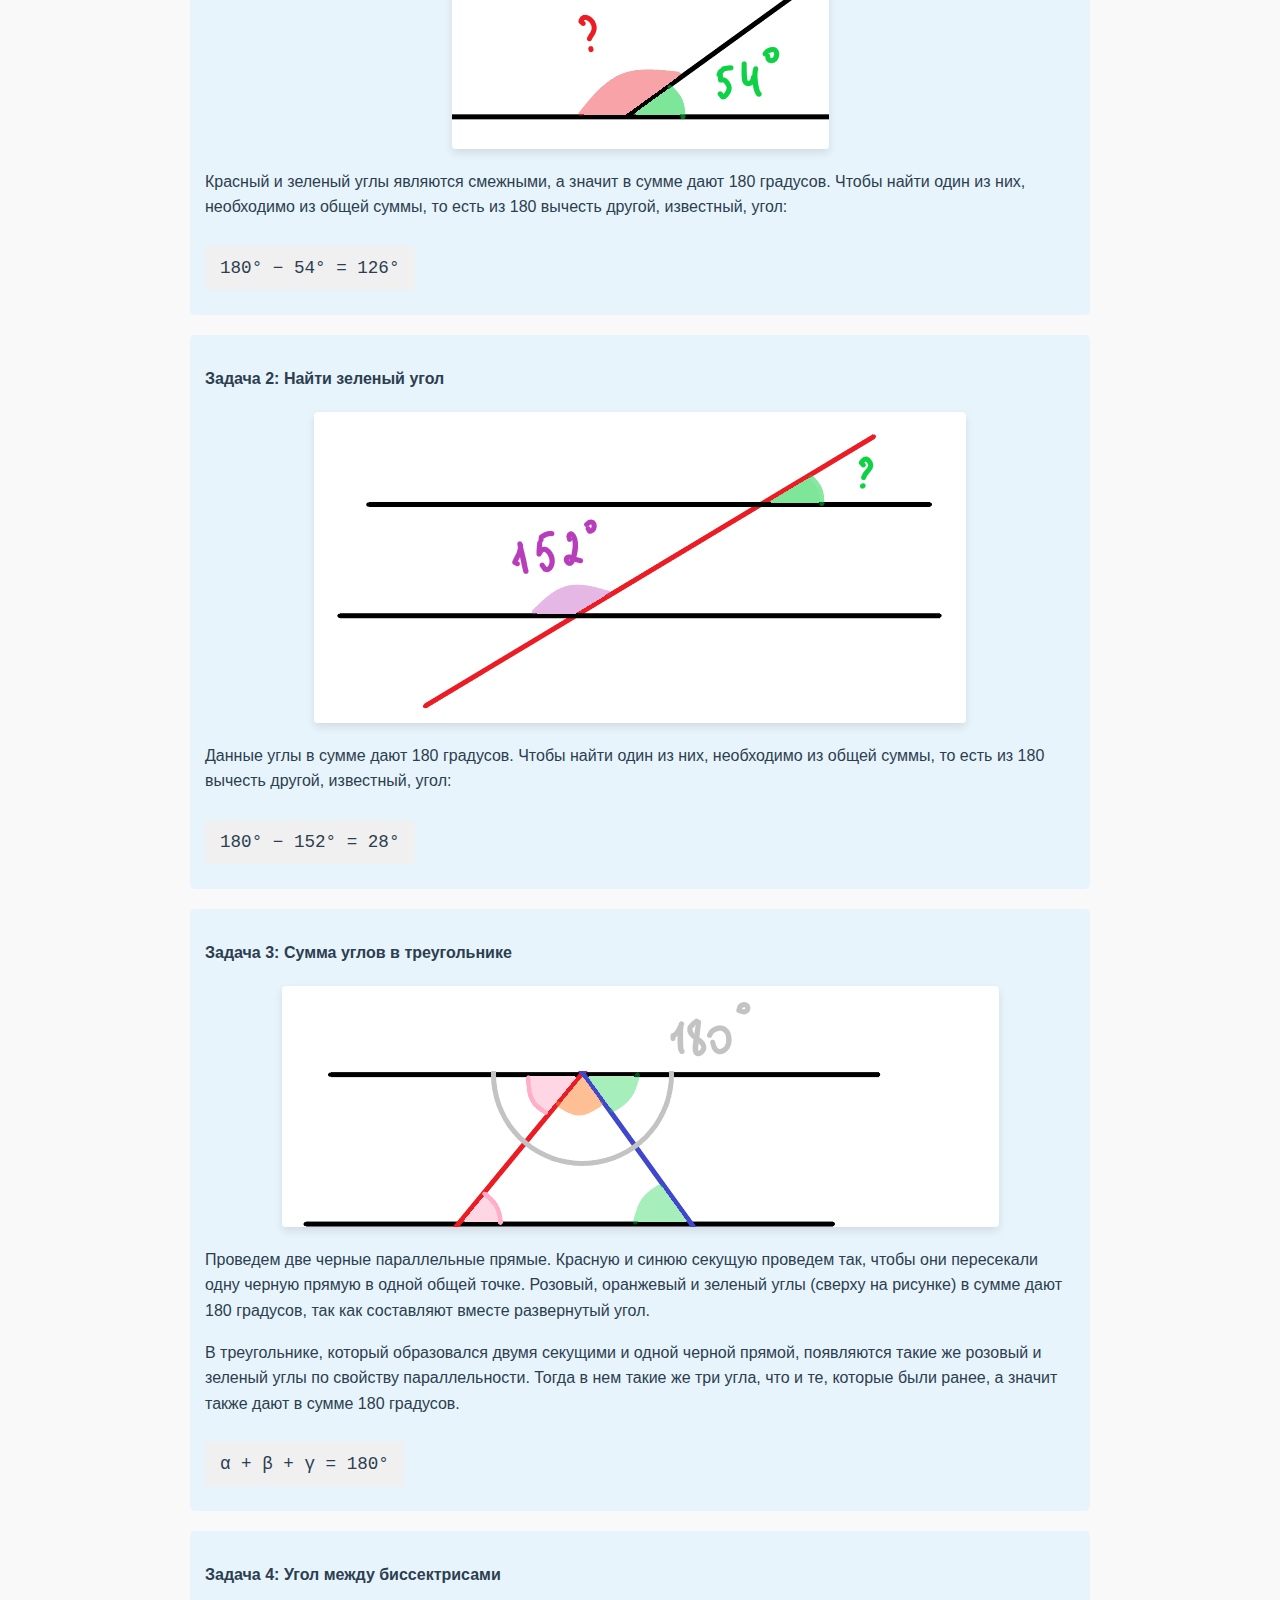
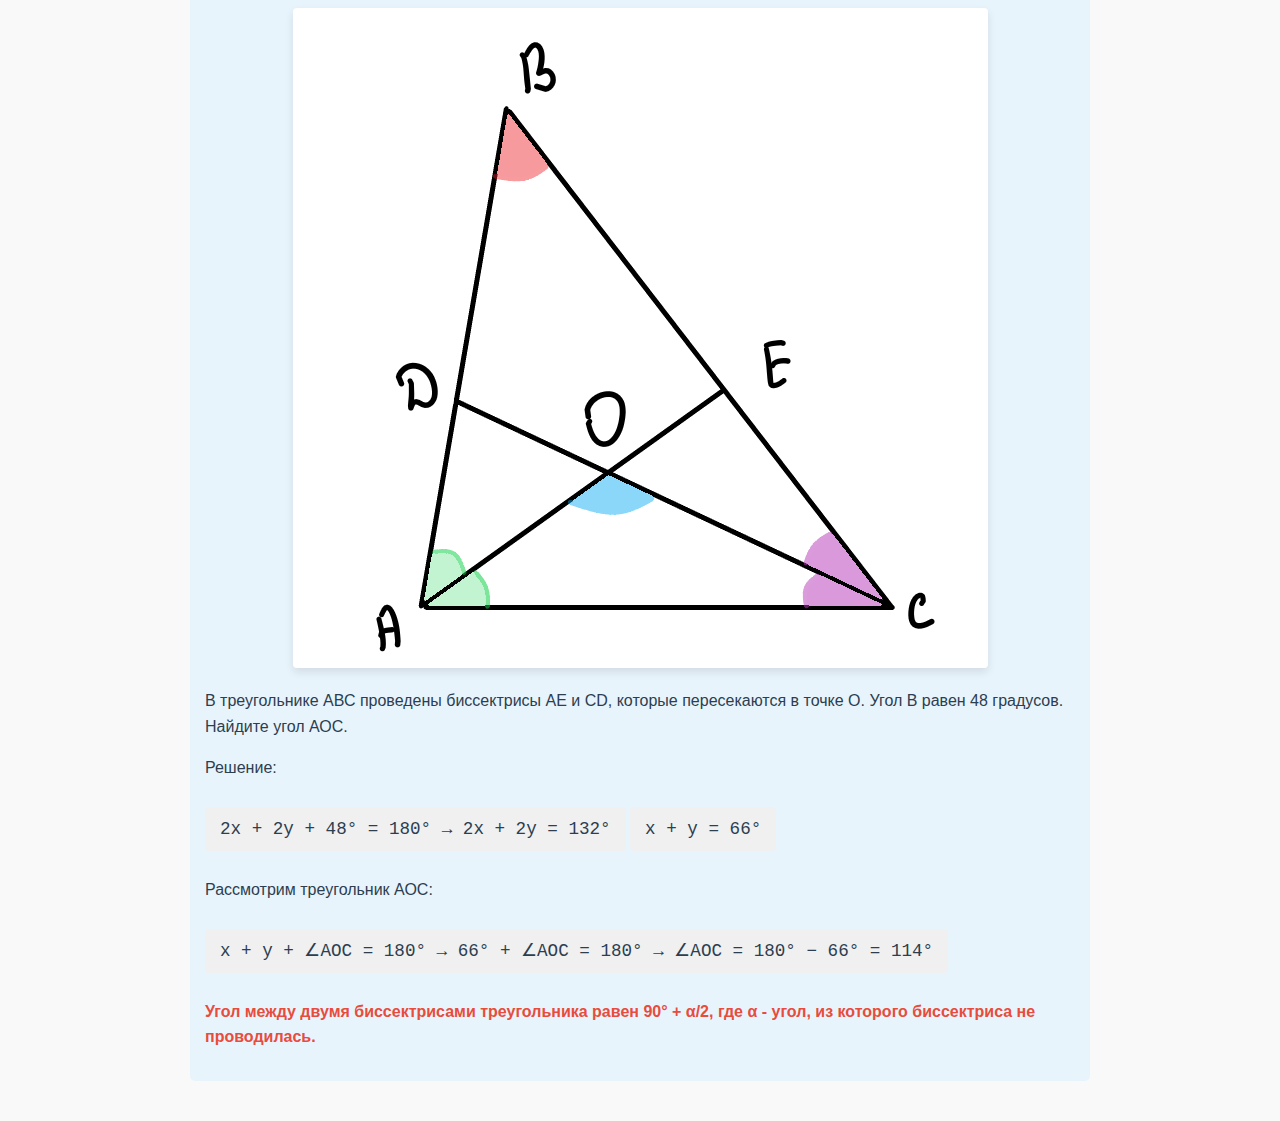
<file: page_line.html>
<!DOCTYPE html>
<html lang="ru">
<head>
    <meta charset="UTF-8">
    <meta name="viewport" content="width=device-width, initial-scale=1.0">
    <title>Геометрия: простейшие фигуры</title>
    <link rel="stylesheet" href="styles\styles.css">
    <style>
        :root {
            --primary: #2c3e50;
            --secondary: #3498db;
            --accent: #e74c3c;
            --light: #ecf0f1;
            --dark: #2c3e50;
            --font-main: 'Segoe UI', Tahoma, Geneva, Verdana, sans-serif;
        }
        
        body {
            font-family: var(--font-main);
            line-height: 1.6;
            color: var(--dark);
            max-width: 900px;
            margin: 0 auto;
            padding: 20px;
            background-color: #f9f9f9;
        }
        
        header {
            text-align: center;
            margin-bottom: 30px;
            border-bottom: 2px solid var(--secondary);
            padding-bottom: 10px;
        }
        
        h1 {
            color: var(--primary);
            margin-bottom: 5px;
        }
        
        h2 {
            color: var(--secondary);
            margin-top: 30px;
            border-left: 4px solid var(--secondary);
            padding-left: 10px;
        }
        
        img {
            max-width: 100%;
            height: auto;
            display: block;
            margin: 20px auto;
            box-shadow: 0 4px 8px rgba(0,0,0,0.1);
            border-radius: 4px;
        }
        
        .figure-caption {
            text-align: center;
            font-style: italic;
            color: #666;
            margin-top: -15px;
            margin-bottom: 25px;
        }
        
        .theorem {
            background-color: var(--light);
            padding: 15px;
            border-radius: 5px;
            margin: 20px 0;
            border-left: 4px solid var(--accent);
        }
        
        .formula {
            font-family: 'Courier New', monospace;
            background-color: #f0f0f0;
            padding: 8px 15px;
            border-radius: 4px;
            display: inline-block;
            margin: 10px 0;
            font-size: 1.1em;
        }
        
        .important {
            color: var(--accent);
            font-weight: bold;
        }
        
        .task {
            background-color: #e8f4fc;
            padding: 15px;
            border-radius: 5px;
            margin: 20px 0;
        }
        
        .task-title {
            font-weight: bold;
            color: var(--primary);
        }
        
        @media (max-width: 768px) {
            body {
                padding: 15px;
            }
            
            h1 {
                font-size: 1.8em;
            }
        }
    </style>
</head>
<body>
    <!-- Навигационное меню -->
    <nav class="navbar">
        <div class="navbar-container">
            <a href="index.html" class="logo">Геометрия ОГЭ</a>
            <ul class="nav-links">
                <li><a href="index.html" class="active">Главная</a></li>
                <li><a href="theory.html">Теория</a></li>
                <li><a href="tasks.html">Задания</a></li>
            </ul>
        </div>
    </nav>
    <header>
        <h1>Простейшие фигуры в геометрии</h1>
        <p>Основные понятия и свойства точек, прямых и углов</p>
    </header>

    <section>
        <p>Геометрия - наука о фигурах и их взаимодействии друг с другом. Как весь мир состоит из мельчайших частиц, так и в геометрии все фигуры из чего-то состоят. Самыми простыми элементами в геометрии являются <strong>прямые</strong> и <strong>точки</strong>.</p>
        
        <img src="image1.png" alt="Точки на прямой">
        <p class="figure-caption">Рисунок 1 - красная точка принадлежит прямой, а синяя - нет.</p>
        
        <img src="image2.png" alt="Пересекающиеся прямые">
        <p class="figure-caption">Рисунок 2 - красные прямые пересекаются с черной прямой, но не пересекаются друг с другом.</p>
    </section>

    <section>
        <h2>Углы и их свойства</h2>
        
        <p>Угол - это геометрическая фигура, которая ограничена двумя <em>лучами</em> (луч - это геометрическая фигура, представляющая собой линию, которая имеет начало, но не имеет конца). Углы измеряются <em>градусами</em>. Углы бывают:</p>
        <ul>
            <li>острыми (&lt;90°) (синий)</li>
            <li>тупыми (&gt;90°) (красный)</li>
            <li>прямыми (=90°) (оранжевый)</li>
        </ul>
        
        <img src="image3.png" alt="Виды углов">
        <p class="figure-caption">Рисунок 3 - разновидности углов</p>
        
        <img src="image4.png" alt="Развернутый угол">
        <p class="figure-caption">Рисунок 4 - развернутый угол (180 градусов)</p>
    </section>

    <section>
        <h2>Смежные и вертикальные углы</h2>
        
        <img src="image5.png" alt="Смежные углы">
        <p class="figure-caption">Рисунок 5 - смежные углы.</p>
        
        <div class="theorem">
            <p><strong>Свойство смежных углов:</strong> Смежные углы - это такие, которые лежат на одной прямой, а второй они отделяются. <span class="important">Смежные углы всегда в сумме дают 180 градусов</span>, потому что вместе они образуют <em>развернутый</em> угол.</p>
        </div>
        
        <img src="image6.png" alt="Вертикальные углы">
        <p class="figure-caption">Рисунок 6 - вертикальные углы</p>
        
        <div class="theorem">
            <p><strong>Свойство вертикальных углов:</strong> Вертикальные углы образуются при пересечении двух прямых. <span class="important">Они равны между собой</span> (синие углы равны синим, оранжевые - оранжевым).</p>
        </div>
    </section>

    <section>
        <h2>Биссектриса угла</h2>
        
        <div class="theorem">
            <p><strong>Определение:</strong> Биссектриса - это линия, которая разделяет угол на два равных.</p>
        </div>
        
        <img src="image7.png" alt="Биссектриса угла">
        <p class="figure-caption">Рисунок 7 - биссектриса угла</p>
    </section>

    <section>
        <h2>Параллельные прямые</h2>
        
        <p>Параллельные прямые никогда не пересекаются и имеют определенные свойства. На рисунке 8 мы можем видеть две черные параллельные прямые <em>a</em> и <em>b</em> и красную секущую <em>l</em>. Образуются 8 углов.</p>
        
        <div class="theorem">
            <p><strong>Свойства параллельных прямых:</strong></p>
            <ul>
                <li>Соответственные углы равны</li>
                <li>Накрест лежащие углы равны</li>
                <li>Сумма односторонних углов равна 180°</li>
            </ul>
        </div>
        
        <img src="image7.1.png" alt="Параллельные прямые">
        <p class="figure-caption">Рисунок 8 - параллельные прямые с секущей</p>
    </section>

    <section>
        <h2>Примеры задач</h2>
        
        <div class="task">
            <p class="task-title">Задача 1: Найти красный угол</p>
            <img src="image8.png" alt="Задача 1">
            <p>Красный и зеленый углы являются смежными, а значит в сумме дают 180 градусов. Чтобы найти один из них, необходимо из общей суммы, то есть из 180 вычесть другой, известный, угол:</p>
            <div class="formula">180° − 54° = 126°</div>
        </div>
        
        <div class="task">
            <p class="task-title">Задача 2: Найти зеленый угол</p>
            <img src="image9.png" alt="Задача 2">
            <p>Данные углы в сумме дают 180 градусов. Чтобы найти один из них, необходимо из общей суммы, то есть из 180 вычесть другой, известный, угол:</p>
            <div class="formula">180° − 152° = 28°</div>
        </div>
        
        <div class="task">
            <p class="task-title">Задача 3: Сумма углов в треугольнике</p>
            <img src="image10.png" alt="Доказательство суммы углов">
            <p>Проведем две черные параллельные прямые. Красную и синюю секущую проведем так, чтобы они пересекали одну черную прямую в одной общей точке. Розовый, оранжевый и зеленый углы (сверху на рисунке) в сумме дают 180 градусов, так как составляют вместе развернутый угол.</p>
            <p>В треугольнике, который образовался двумя секущими и одной черной прямой, появляются такие же розовый и зеленый углы по свойству параллельности. Тогда в нем такие же три угла, что и те, которые были ранее, а значит также дают в сумме 180 градусов.</p>
            <div class="formula">α + β + γ = 180°</div>
        </div>
        
        <div class="task">
            <p class="task-title">Задача 4: Угол между биссектрисами</p>
            <img src="image11.png" alt="Задача с биссектрисами">
            <p>В треугольнике АВС проведены биссектрисы АЕ и СD, которые пересекаются в точке О. Угол В равен 48 градусов. Найдите угол АОС.</p>
            <p>Решение:</p>
            <div class="formula">2x + 2y + 48° = 180° → 2x + 2y = 132°</div>
            <div class="formula">x + y = 66°</div>
            <p>Рассмотрим треугольник АОС:</p>
            <div class="formula">x + y + ∠AOC = 180° → 66° + ∠AOC = 180° → ∠AOC = 180° − 66° = 114°</div>
            <p class="important">Угол между двумя биссектрисами треугольника равен 90° + α/2, где α - угол, из которого биссектриса не проводилась.</p>
        </div>
    </section>
</body>
</html>
</file>
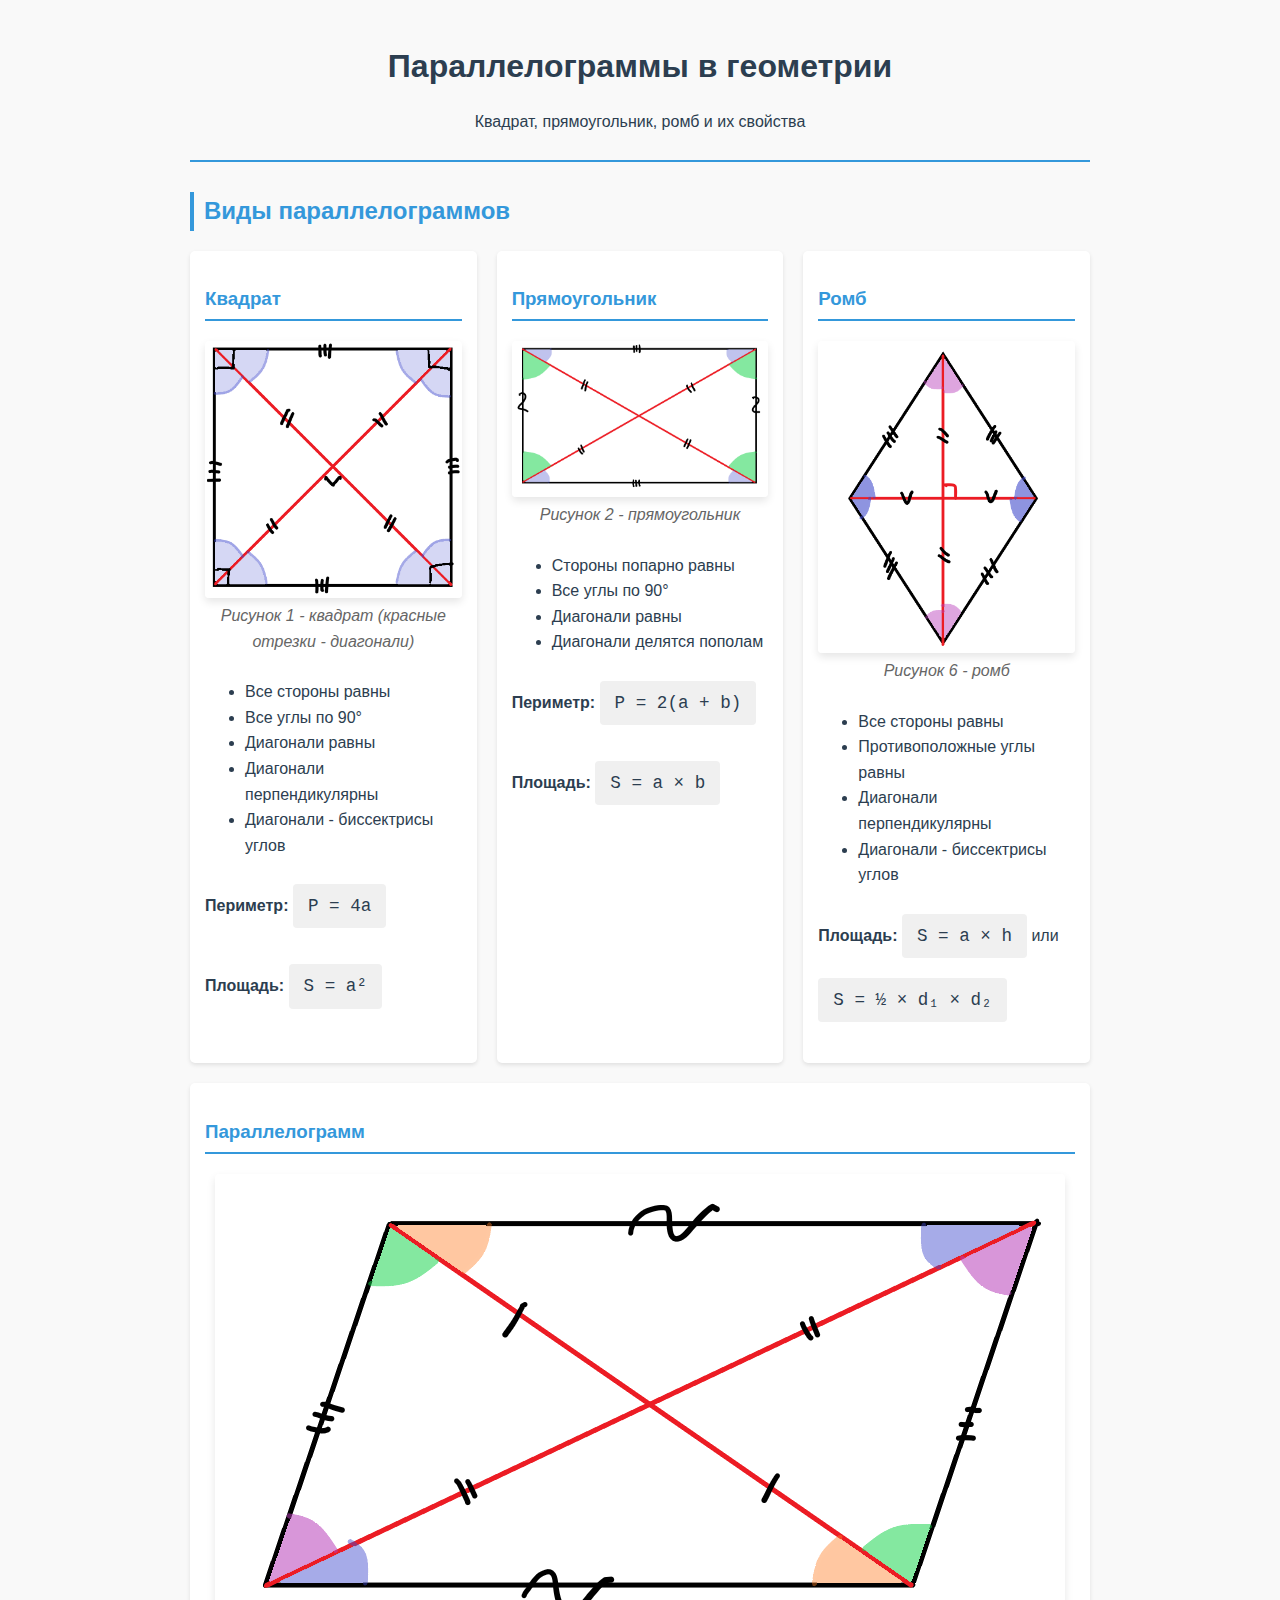
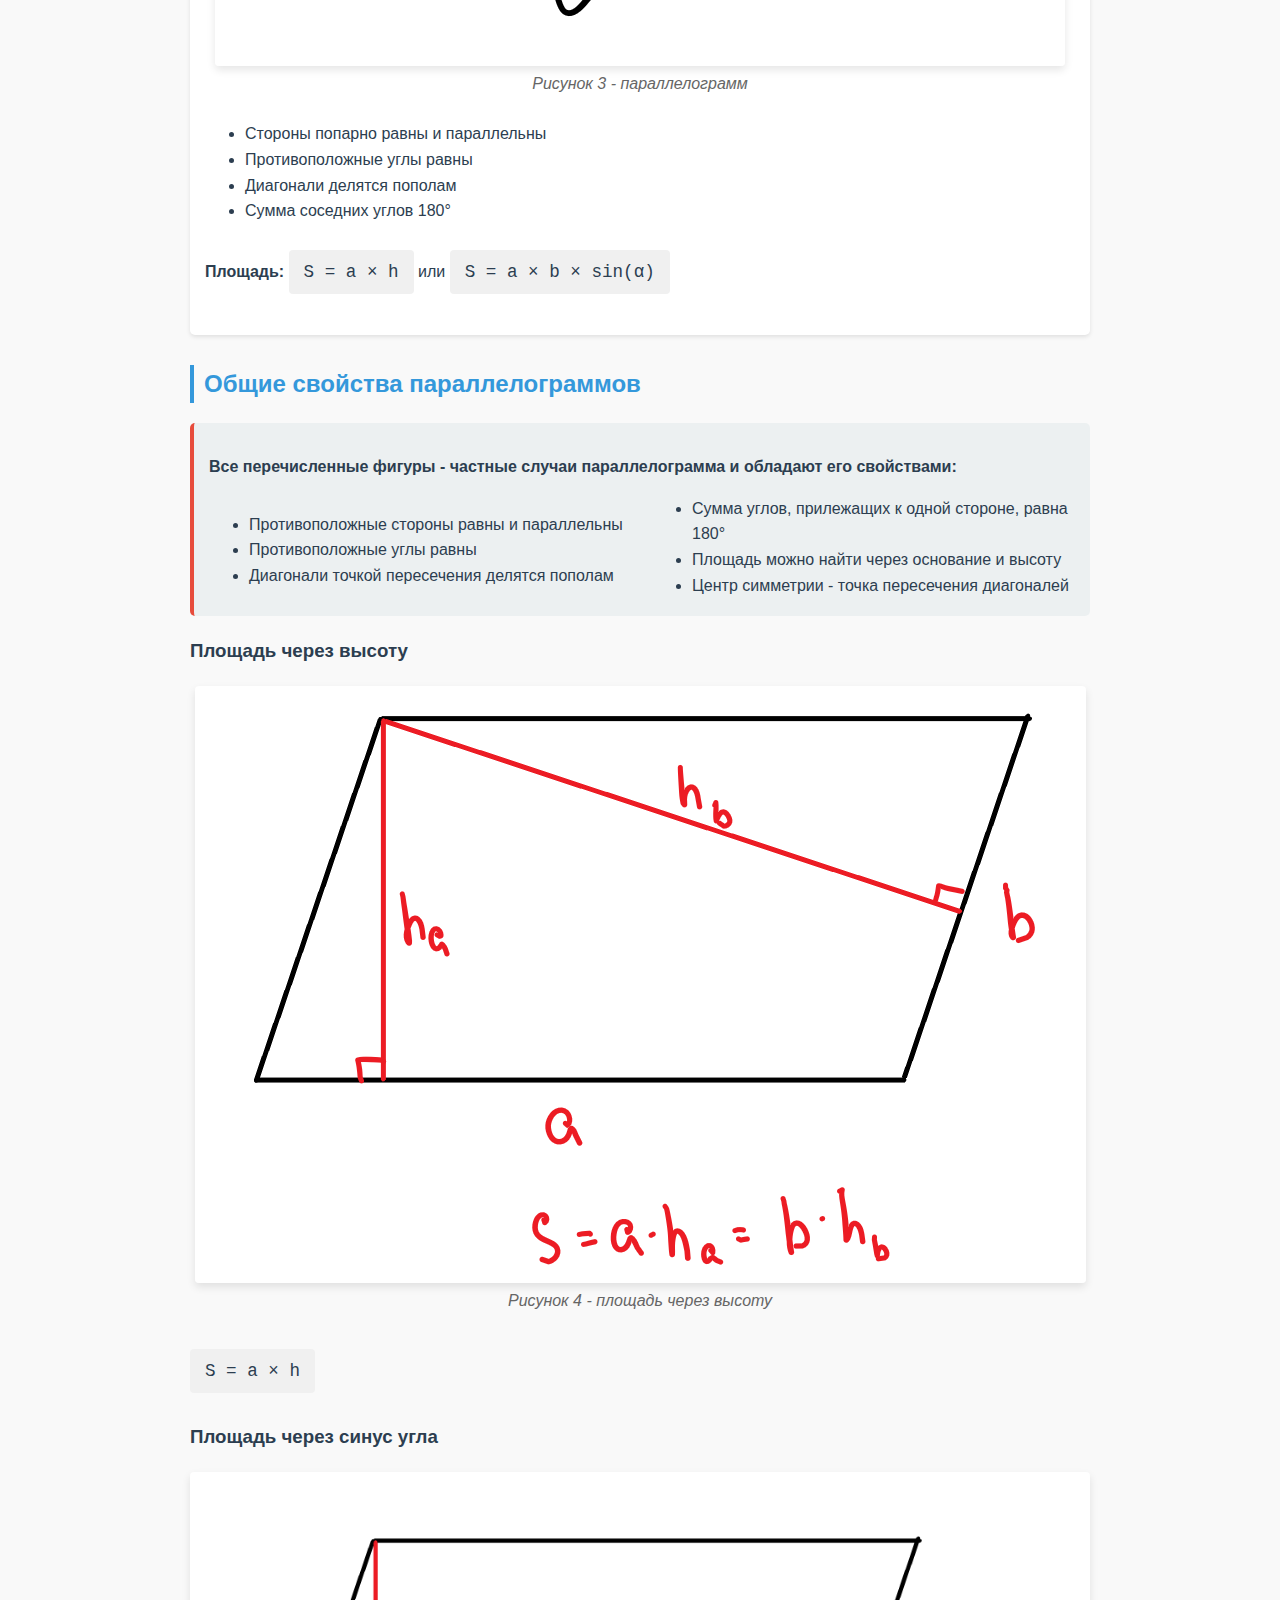
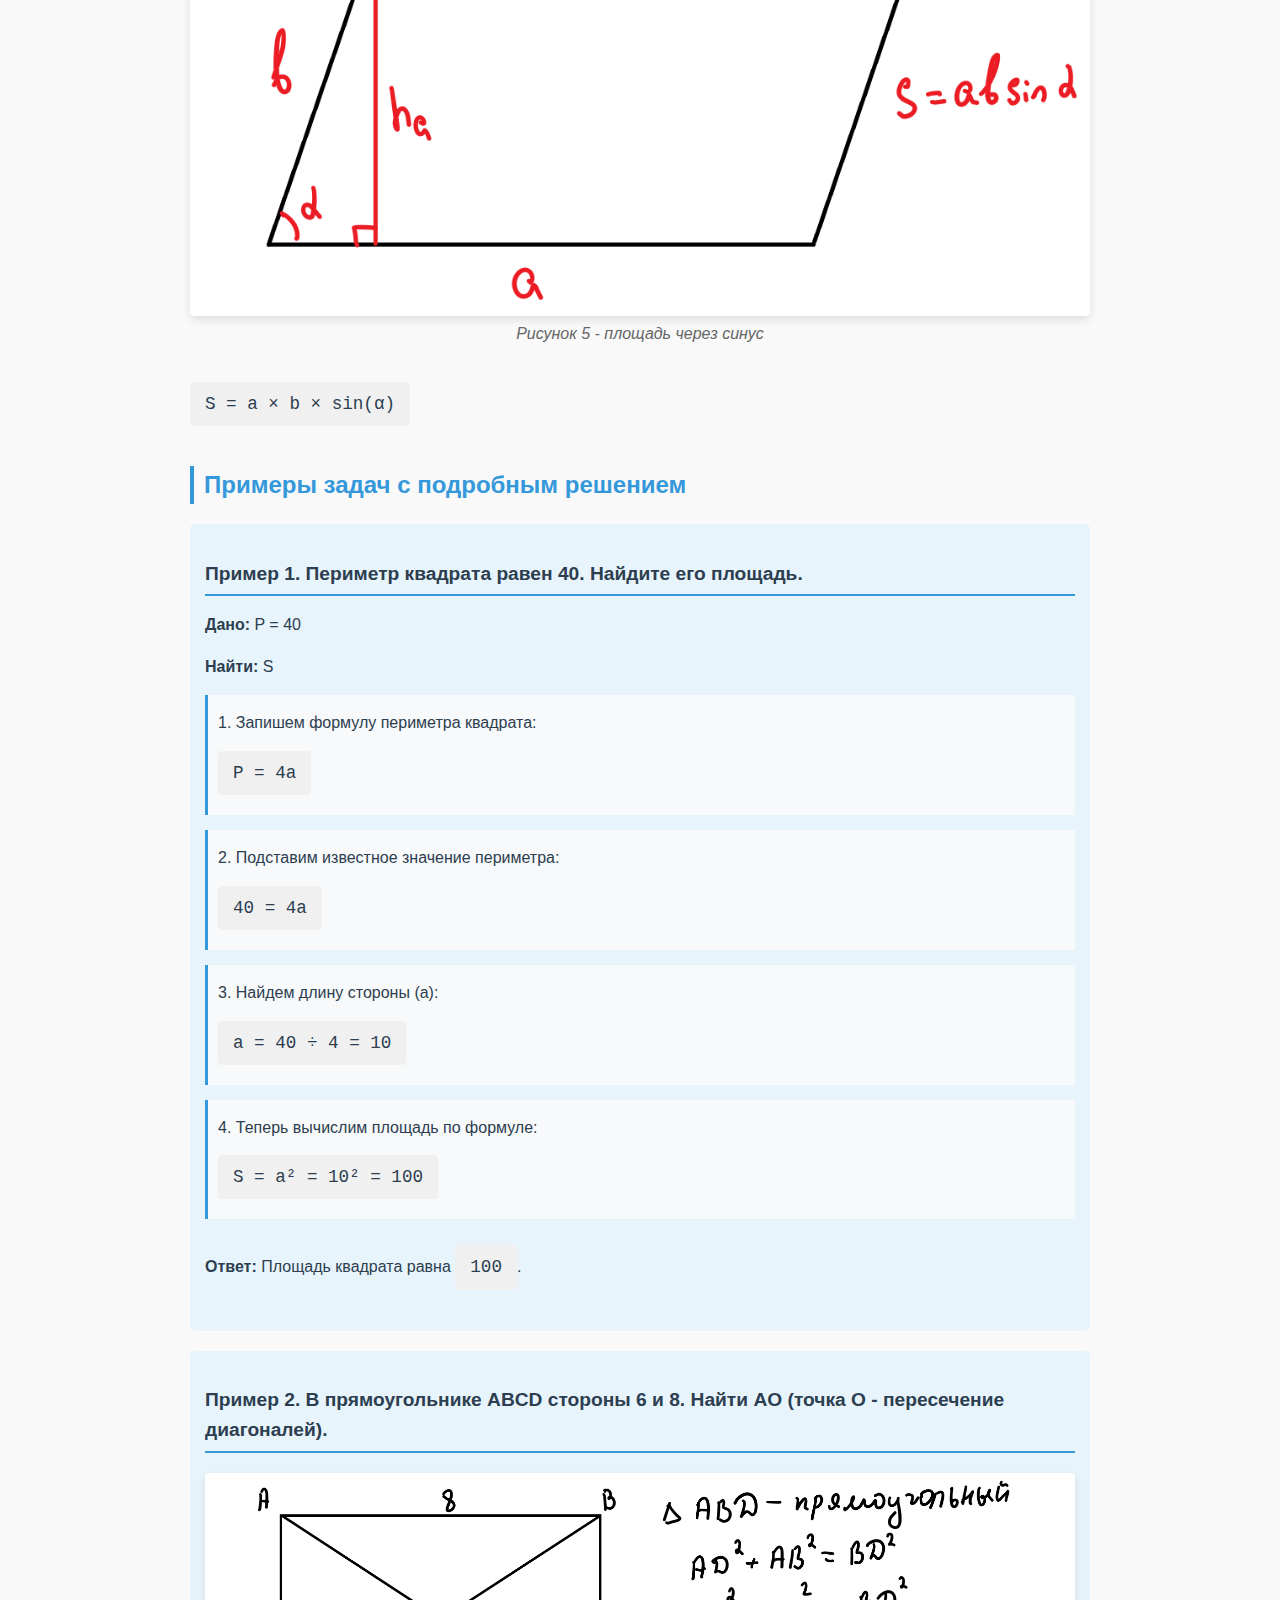
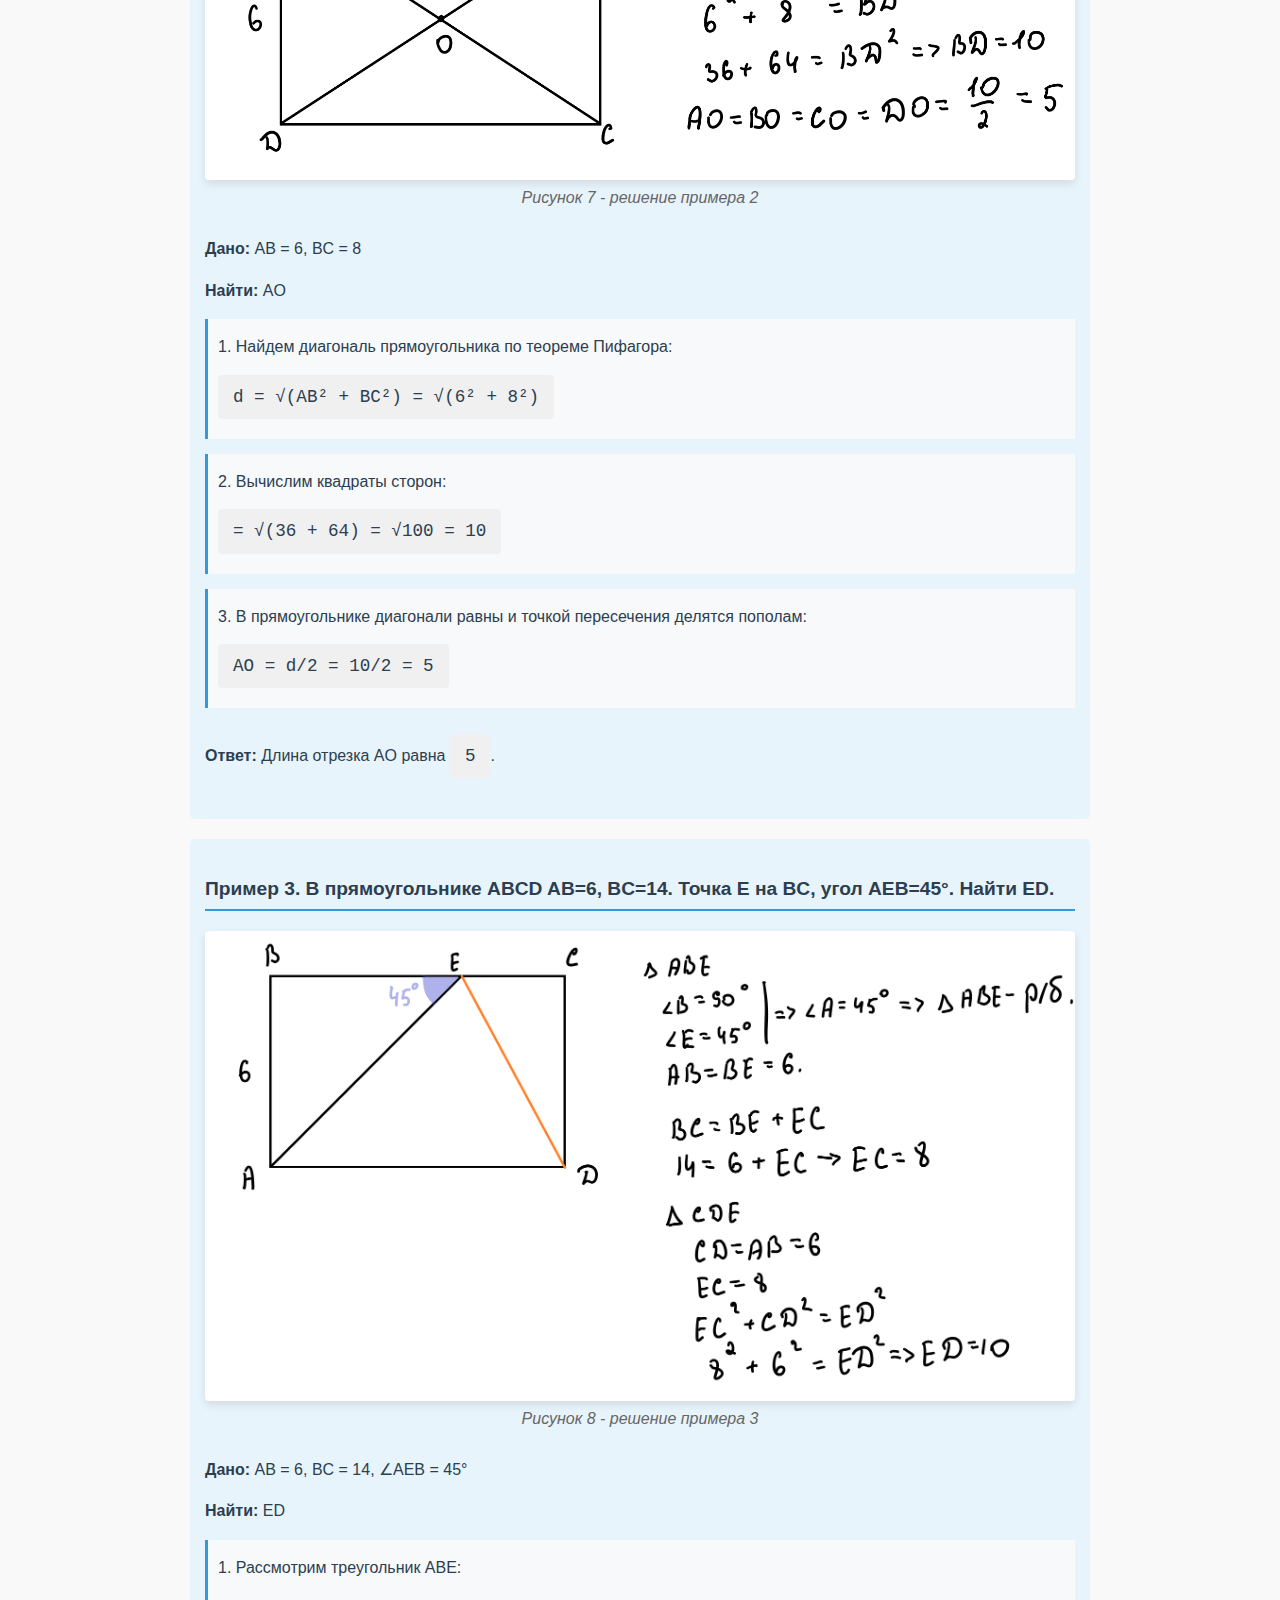
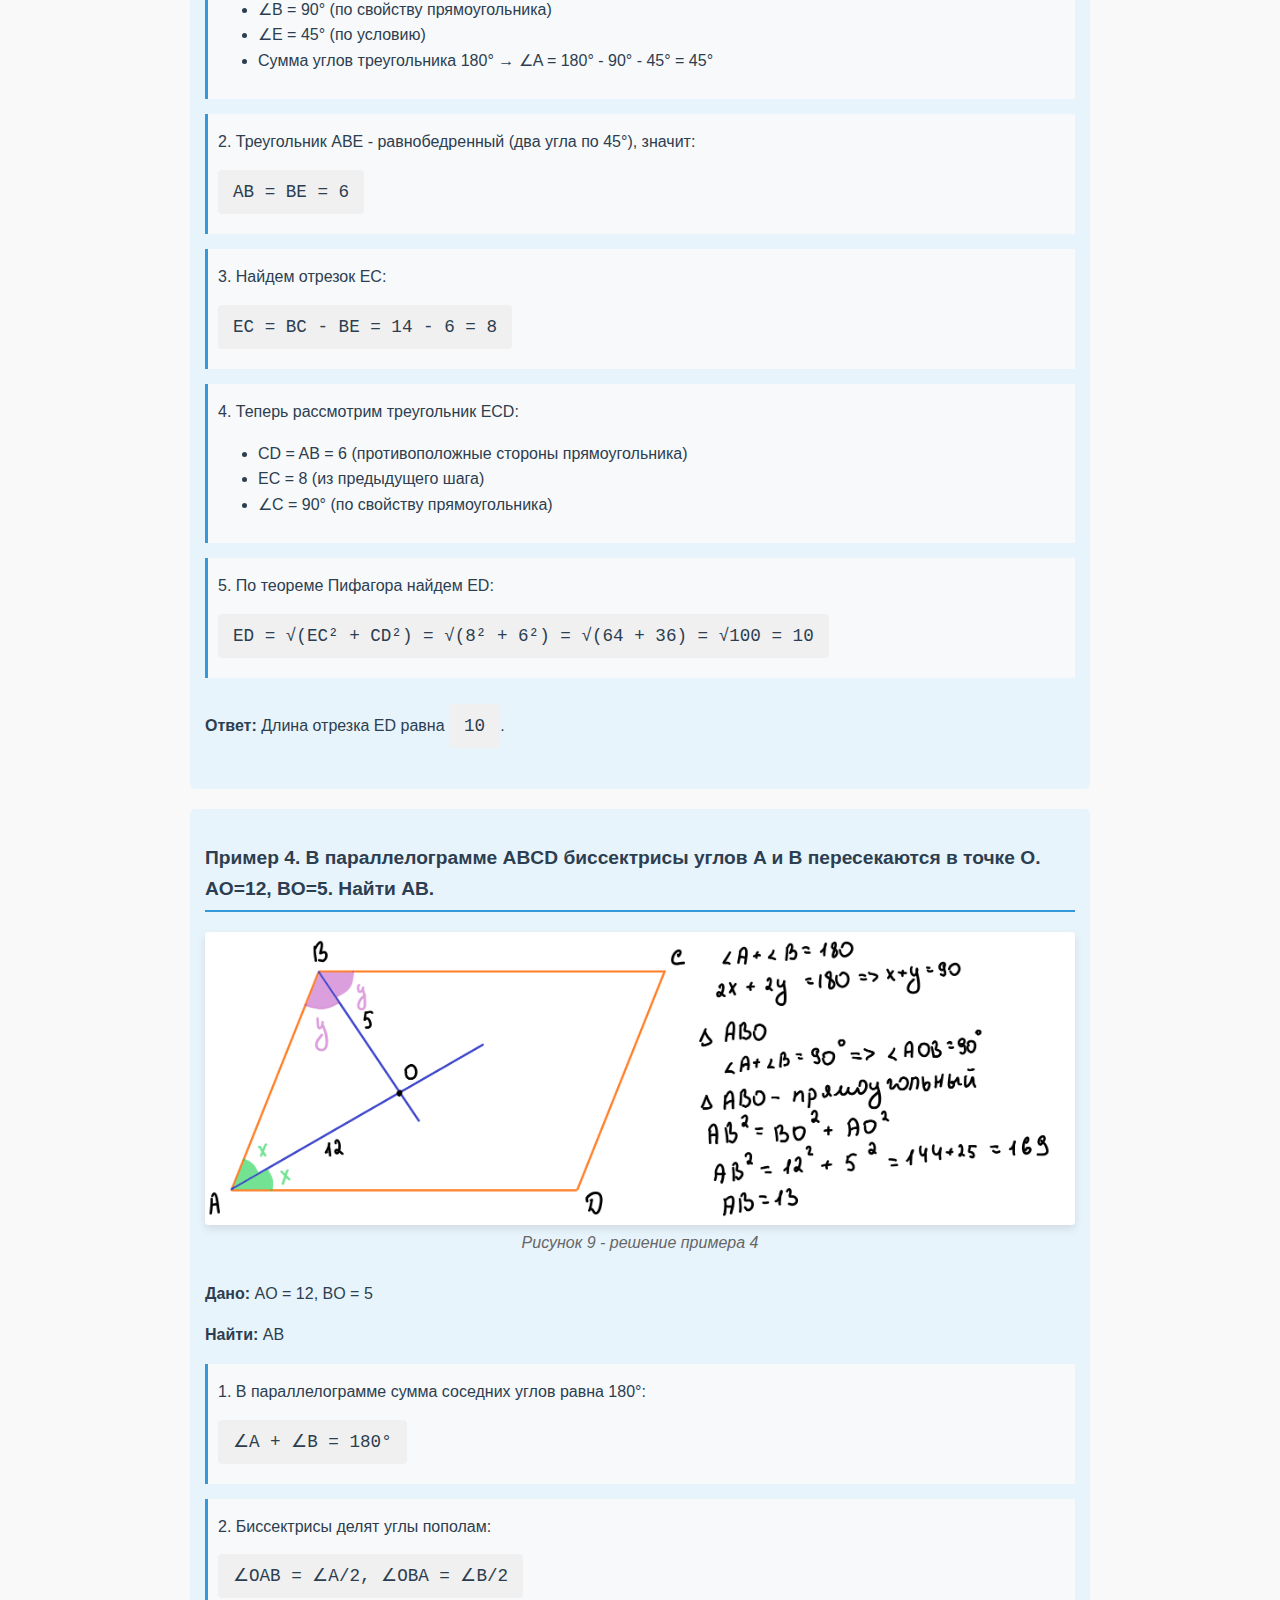
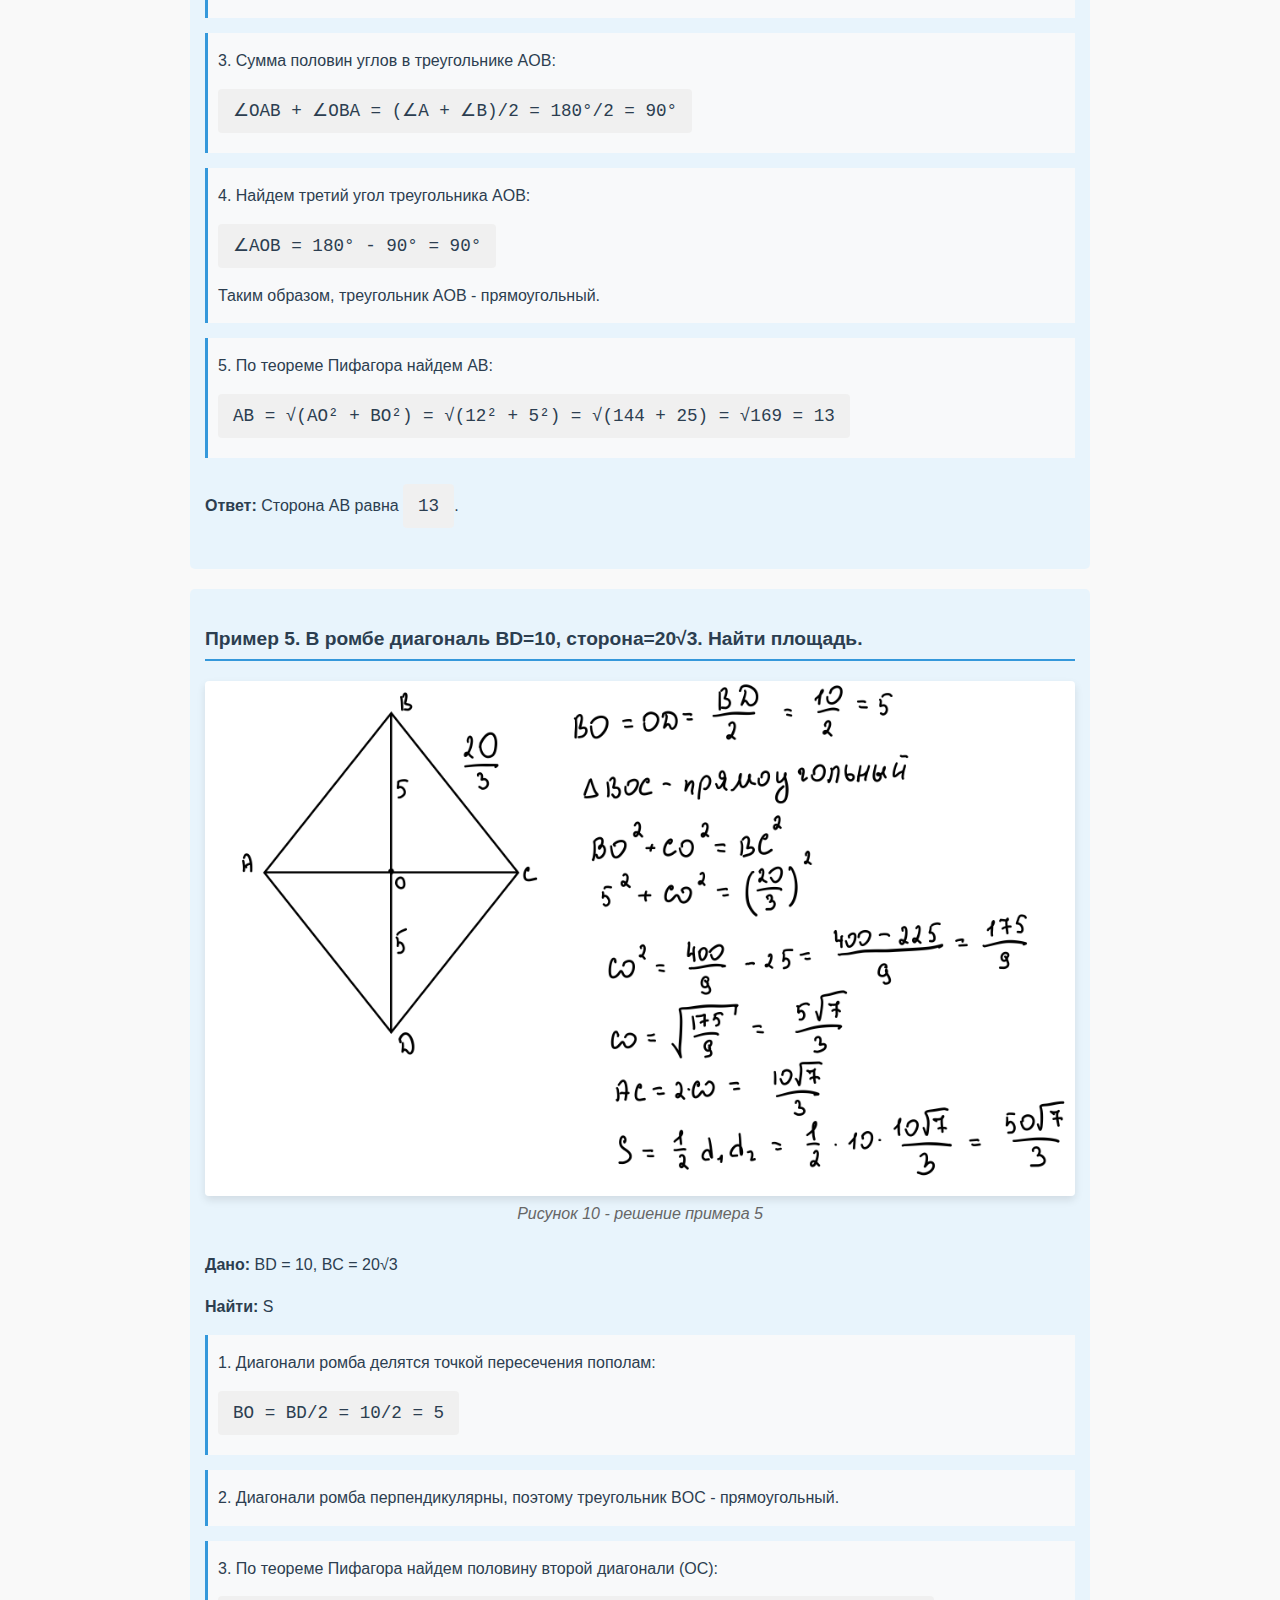
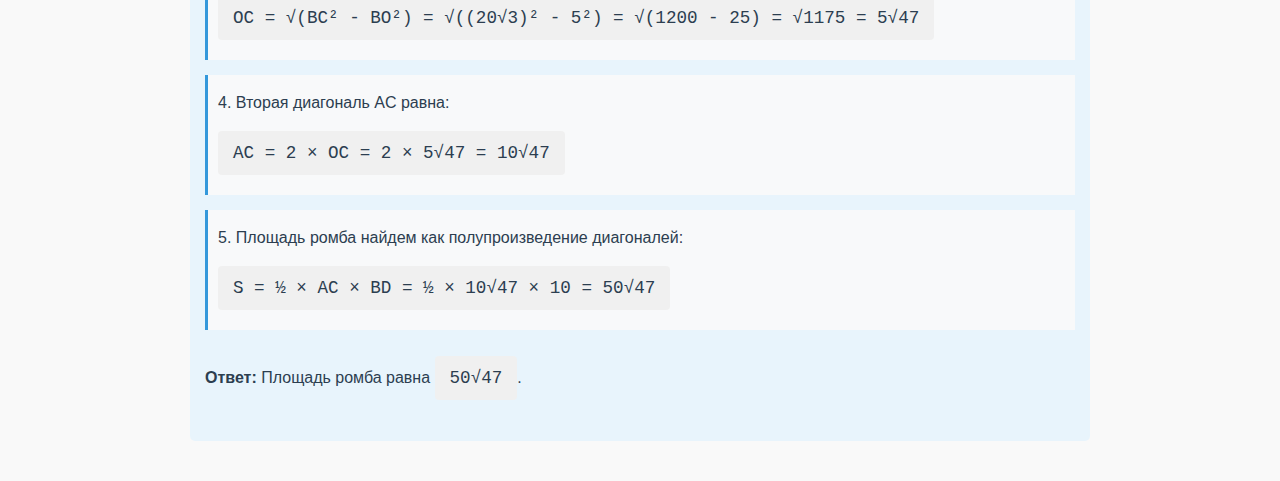
<file: page_parallelogram.html>
<!DOCTYPE html>
<html lang="ru">
<head>
    <meta charset="UTF-8">
    <meta name="viewport" content="width=device-width, initial-scale=1.0">
    <title>Геометрия: Параллелограммы</title>
    <style>
        :root {
            --primary: #2c3e50;
            --secondary: #3498db;
            --accent: #e74c3c;
            --light: #ecf0f1;
            --dark: #2c3e50;
            --font-main: 'Segoe UI', Tahoma, Geneva, Verdana, sans-serif;
        }
        
        body {
            font-family: var(--font-main);
            line-height: 1.6;
            color: var(--dark);
            max-width: 900px;
            margin: 0 auto;
            padding: 20px;
            background-color: #f9f9f9;
        }
        
        header {
            text-align: center;
            margin-bottom: 30px;
            border-bottom: 2px solid var(--secondary);
            padding-bottom: 10px;
        }
        
        h1 {
            color: var(--primary);
            margin-bottom: 5px;
        }
        
        h2 {
            color: var(--secondary);
            margin-top: 30px;
            border-left: 4px solid var(--secondary);
            padding-left: 10px;
        }
        
        img {
            max-width: 100%;
            height: auto;
            display: block;
            margin: 20px auto;
            box-shadow: 0 4px 8px rgba(0,0,0,0.1);
            border-radius: 4px;
        }
        
        .figure-caption {
            text-align: center;
            font-style: italic;
            color: #666;
            margin-top: -15px;
            margin-bottom: 25px;
        }
        
        .theorem {
            background-color: var(--light);
            padding: 15px;
            border-radius: 5px;
            margin: 20px 0;
            border-left: 4px solid var(--accent);
        }
        
        .formula {
            font-family: 'Courier New', monospace;
            background-color: #f0f0f0;
            padding: 8px 15px;
            border-radius: 4px;
            display: inline-block;
            margin: 10px 0;
            font-size: 1.1em;
        }
        
        .important {
            color: var(--accent);
            font-weight: bold;
        }
        
        .task {
            background-color: #e8f4fc;
            padding: 15px;
            border-radius: 5px;
            margin: 20px 0;
        }
        
        .task-title {
            font-weight: bold;
            color: var(--primary);
        }
        
        .quad-types {
            display: flex;
            flex-wrap: wrap;
            gap: 20px;
            margin: 20px 0;
        }
        
        .quad-card {
            flex: 1;
            min-width: 250px;
            background: white;
            padding: 15px;
            border-radius: 5px;
            box-shadow: 0 2px 4px rgba(0,0,0,0.1);
        }
        
        .quad-card h3 {
            color: var(--secondary);
            border-bottom: 2px solid var(--secondary);
            padding-bottom: 5px;
        }
        
        .properties-list {
            columns: 2;
            column-gap: 20px;
        }
        
        .solution-step {
    margin: 15px 0;
    padding: 10px;
    background-color: #f8f9fa;
    border-left: 3px solid var(--secondary);
    transition: background-color 0.3s;
}

.solution-step:hover {
    background-color: #e9ecef;
}

.solution-step p {
    margin: 5px 0;
}

.task-title {
    font-size: 1.2em;
    color: var(--primary);
    border-bottom: 2px solid var(--secondary);
    padding-bottom: 5px;
    margin-bottom: 15px;
}

        @media (max-width: 768px) {
            body {
                padding: 15px;
            }
            
            h1 {
                font-size: 1.8em;
            }
            
            .quad-types {
                flex-direction: column;
            }
            
            .properties-list {
                columns: 1;
            }
        }
    </style>
</head>
<body>
    <header>
        <h1>Параллелограммы в геометрии</h1>
        <p>Квадрат, прямоугольник, ромб и их свойства</p>
    </header>

    <section>
        <h2>Виды параллелограммов</h2>
        
        <div class="quad-types">
            <div class="quad-card">
                <h3>Квадрат</h3>
                <img src="imagepar1.png" alt="Квадрат">
                <p class="figure-caption">Рисунок 1 - квадрат (красные отрезки - диагонали)</p>
                <ul>
                    <li>Все стороны равны</li>
                    <li>Все углы по 90°</li>
                    <li>Диагонали равны</li>
                    <li>Диагонали перпендикулярны</li>
                    <li>Диагонали - биссектрисы углов</li>
                </ul>
                <p><strong>Периметр:</strong> <span class="formula">P = 4a</span></p>
                <p><strong>Площадь:</strong> <span class="formula">S = a²</span></p>
            </div>
            
            <div class="quad-card">
                <h3>Прямоугольник</h3>
                <img src="imagepar2.png" alt="Прямоугольник">
                <p class="figure-caption">Рисунок 2 - прямоугольник</p>
                <ul>
                    <li>Стороны попарно равны</li>
                    <li>Все углы по 90°</li>
                    <li>Диагонали равны</li>
                    <li>Диагонали делятся пополам</li>
                </ul>
                <p><strong>Периметр:</strong> <span class="formula">P = 2(a + b)</span></p>
                <p><strong>Площадь:</strong> <span class="formula">S = a × b</span></p>
            </div>
            
            <div class="quad-card">
                <h3>Ромб</h3>
                <img src="imagepar3.png" alt="Ромб">
                <p class="figure-caption">Рисунок 6 - ромб</p>
                <ul>
                    <li>Все стороны равны</li>
                    <li>Противоположные углы равны</li>
                    <li>Диагонали перпендикулярны</li>
                    <li>Диагонали - биссектрисы углов</li>
                </ul>
                <p><strong>Площадь:</strong> <span class="formula">S = a × h</span> или <span class="formula">S = ½ × d₁ × d₂</span></p>
            </div>
            
            <div class="quad-card">
                <h3>Параллелограмм</h3>
                <img src="imagepar4.png" alt="Параллелограмм">
                <p class="figure-caption">Рисунок 3 - параллелограмм</p>
                <ul>
                    <li>Стороны попарно равны и параллельны</li>
                    <li>Противоположные углы равны</li>
                    <li>Диагонали делятся пополам</li>
                    <li>Сумма соседних углов 180°</li>
                </ul>
                <p><strong>Площадь:</strong> <span class="formula">S = a × h</span> или <span class="formula">S = a × b × sin(α)</span></p>
            </div>
        </div>
    </section>

    <section>
        <h2>Общие свойства параллелограммов</h2>
        
        <div class="theorem">
            <p><strong>Все перечисленные фигуры - частные случаи параллелограмма и обладают его свойствами:</strong></p>
            <div class="properties-list">
                <ul>
                    <li>Противоположные стороны равны и параллельны</li>
                    <li>Противоположные углы равны</li>
                    <li>Диагонали точкой пересечения делятся пополам</li>
                    <li>Сумма углов, прилежащих к одной стороне, равна 180°</li>
                    <li>Площадь можно найти через основание и высоту</li>
                    <li>Центр симметрии - точка пересечения диагоналей</li>
                </ul>
            </div>
        </div>
        
        <h3>Площадь через высоту</h3>
        <img src="imagepar5.png" alt="Площадь параллелограмма через высоту">
        <p class="figure-caption">Рисунок 4 - площадь через высоту</p>
        <div class="formula">S = a × h</div>
        
        <h3>Площадь через синус угла</h3>
        <img src="imagepar6.png" alt="Площадь через синус">
        <p class="figure-caption">Рисунок 5 - площадь через синус</p>
        <div class="formula">S = a × b × sin(α)</div>
    </section>

    <section>
        <h2>Примеры задач с подробным решением</h2>
        
        <div class="task">
            <p class="task-title">Пример 1. Периметр квадрата равен 40. Найдите его площадь.</p>
            <p><strong>Дано:</strong> P = 40</p>
            <p><strong>Найти:</strong> S</p>
            <div class="solution-step">
                <p>1. Запишем формулу периметра квадрата:</p>
                <div class="formula">P = 4a</div>
            </div>
            <div class="solution-step">
                <p>2. Подставим известное значение периметра:</p>
                <div class="formula">40 = 4a</div>
            </div>
            <div class="solution-step">
                <p>3. Найдем длину стороны (a):</p>
                <div class="formula">a = 40 ÷ 4 = 10</div>
            </div>
            <div class="solution-step">
                <p>4. Теперь вычислим площадь по формуле:</p>
                <div class="formula">S = a² = 10² = 100</div>
            </div>
            <p><strong>Ответ:</strong> Площадь квадрата равна <span class="formula">100</span>.</p>
        </div>
        
        <div class="task">
            <p class="task-title">Пример 2. В прямоугольнике ABCD стороны 6 и 8. Найти AO (точка О - пересечение диагоналей).</p>
            <img src="imagepar7.png" alt="Решение примера 2">
            <p class="figure-caption">Рисунок 7 - решение примера 2</p>
            <p><strong>Дано:</strong> AB = 6, BC = 8</p>
            <p><strong>Найти:</strong> AO</p>
            <div class="solution-step">
                <p>1. Найдем диагональ прямоугольника по теореме Пифагора:</p>
                <div class="formula">d = √(AB² + BC²) = √(6² + 8²)</div>
            </div>
            <div class="solution-step">
                <p>2. Вычислим квадраты сторон:</p>
                <div class="formula">= √(36 + 64) = √100 = 10</div>
            </div>
            <div class="solution-step">
                <p>3. В прямоугольнике диагонали равны и точкой пересечения делятся пополам:</p>
                <div class="formula">AO = d/2 = 10/2 = 5</div>
            </div>
            <p><strong>Ответ:</strong> Длина отрезка AO равна <span class="formula">5</span>.</p>
        </div>
        
        <div class="task">
            <p class="task-title">Пример 3. В прямоугольнике ABCD AB=6, BC=14. Точка E на BC, угол AEB=45°. Найти ED.</p>
            <img src="imagepar8.png" alt="Решение примера 3">
            <p class="figure-caption">Рисунок 8 - решение примера 3</p>
            <p><strong>Дано:</strong> AB = 6, BC = 14, ∠AEB = 45°</p>
            <p><strong>Найти:</strong> ED</p>
            <div class="solution-step">
                <p>1. Рассмотрим треугольник ABE:</p>
                <ul>
                    <li>∠B = 90° (по свойству прямоугольника)</li>
                    <li>∠E = 45° (по условию)</li>
                    <li>Сумма углов треугольника 180° → ∠A = 180° - 90° - 45° = 45°</li>
                </ul>
            </div>
            <div class="solution-step">
                <p>2. Треугольник ABE - равнобедренный (два угла по 45°), значит:</p>
                <div class="formula">AB = BE = 6</div>
            </div>
            <div class="solution-step">
                <p>3. Найдем отрезок EC:</p>
                <div class="formula">EC = BC - BE = 14 - 6 = 8</div>
            </div>
            <div class="solution-step">
                <p>4. Теперь рассмотрим треугольник ECD:</p>
                <ul>
                    <li>CD = AB = 6 (противоположные стороны прямоугольника)</li>
                    <li>EC = 8 (из предыдущего шага)</li>
                    <li>∠C = 90° (по свойству прямоугольника)</li>
                </ul>
            </div>
            <div class="solution-step">
                <p>5. По теореме Пифагора найдем ED:</p>
                <div class="formula">ED = √(EC² + CD²) = √(8² + 6²) = √(64 + 36) = √100 = 10</div>
            </div>
            <p><strong>Ответ:</strong> Длина отрезка ED равна <span class="formula">10</span>.</p>
        </div>
        
        <div class="task">
            <p class="task-title">Пример 4. В параллелограмме ABCD биссектрисы углов A и B пересекаются в точке O. AO=12, BO=5. Найти AB.</p>
            <img src="imagepar9.png" alt="Решение примера 4">
            <p class="figure-caption">Рисунок 9 - решение примера 4</p>
            <p><strong>Дано:</strong> AO = 12, BO = 5</p>
            <p><strong>Найти:</strong> AB</p>
            <div class="solution-step">
                <p>1. В параллелограмме сумма соседних углов равна 180°:</p>
                <div class="formula">∠A + ∠B = 180°</div>
            </div>
            <div class="solution-step">
                <p>2. Биссектрисы делят углы пополам:</p>
                <div class="formula">∠OAB = ∠A/2, ∠OBA = ∠B/2</div>
            </div>
            <div class="solution-step">
                <p>3. Сумма половин углов в треугольнике AOB:</p>
                <div class="formula">∠OAB + ∠OBA = (∠A + ∠B)/2 = 180°/2 = 90°</div>
            </div>
            <div class="solution-step">
                <p>4. Найдем третий угол треугольника AOB:</p>
                <div class="formula">∠AOB = 180° - 90° = 90°</div>
                <p>Таким образом, треугольник AOB - прямоугольный.</p>
            </div>
            <div class="solution-step">
                <p>5. По теореме Пифагора найдем AB:</p>
                <div class="formula">AB = √(AO² + BO²) = √(12² + 5²) = √(144 + 25) = √169 = 13</div>
            </div>
            <p><strong>Ответ:</strong> Сторона AB равна <span class="formula">13</span>.</p>
        </div>
        
        <div class="task">
            <p class="task-title">Пример 5. В ромбе диагональ BD=10, сторона=20√3. Найти площадь.</p>
            <img src="imagepar10.png" alt="Решение примера 5">
            <p class="figure-caption">Рисунок 10 - решение примера 5</p>
            <p><strong>Дано:</strong> BD = 10, BC = 20√3</p>
            <p><strong>Найти:</strong> S</p>
            <div class="solution-step">
                <p>1. Диагонали ромба делятся точкой пересечения пополам:</p>
                <div class="formula">BO = BD/2 = 10/2 = 5</div>
            </div>
            <div class="solution-step">
                <p>2. Диагонали ромба перпендикулярны, поэтому треугольник BOC - прямоугольный.</p>
            </div>
            <div class="solution-step">
                <p>3. По теореме Пифагора найдем половину второй диагонали (OC):</p>
                <div class="formula">OC = √(BC² - BO²) = √((20√3)² - 5²) = √(1200 - 25) = √1175 = 5√47</div>
            </div>
            <div class="solution-step">
                <p>4. Вторая диагональ AC равна:</p>
                <div class="formula">AC = 2 × OC = 2 × 5√47 = 10√47</div>
            </div>
            <div class="solution-step">
                <p>5. Площадь ромба найдем как полупроизведение диагоналей:</p>
                <div class="formula">S = ½ × AC × BD = ½ × 10√47 × 10 = 50√47</div>
            </div>
            <p><strong>Ответ:</strong> Площадь ромба равна <span class="formula">50√47</span>.</p>
        </div>
    </section>
</body>
</html>
</file>
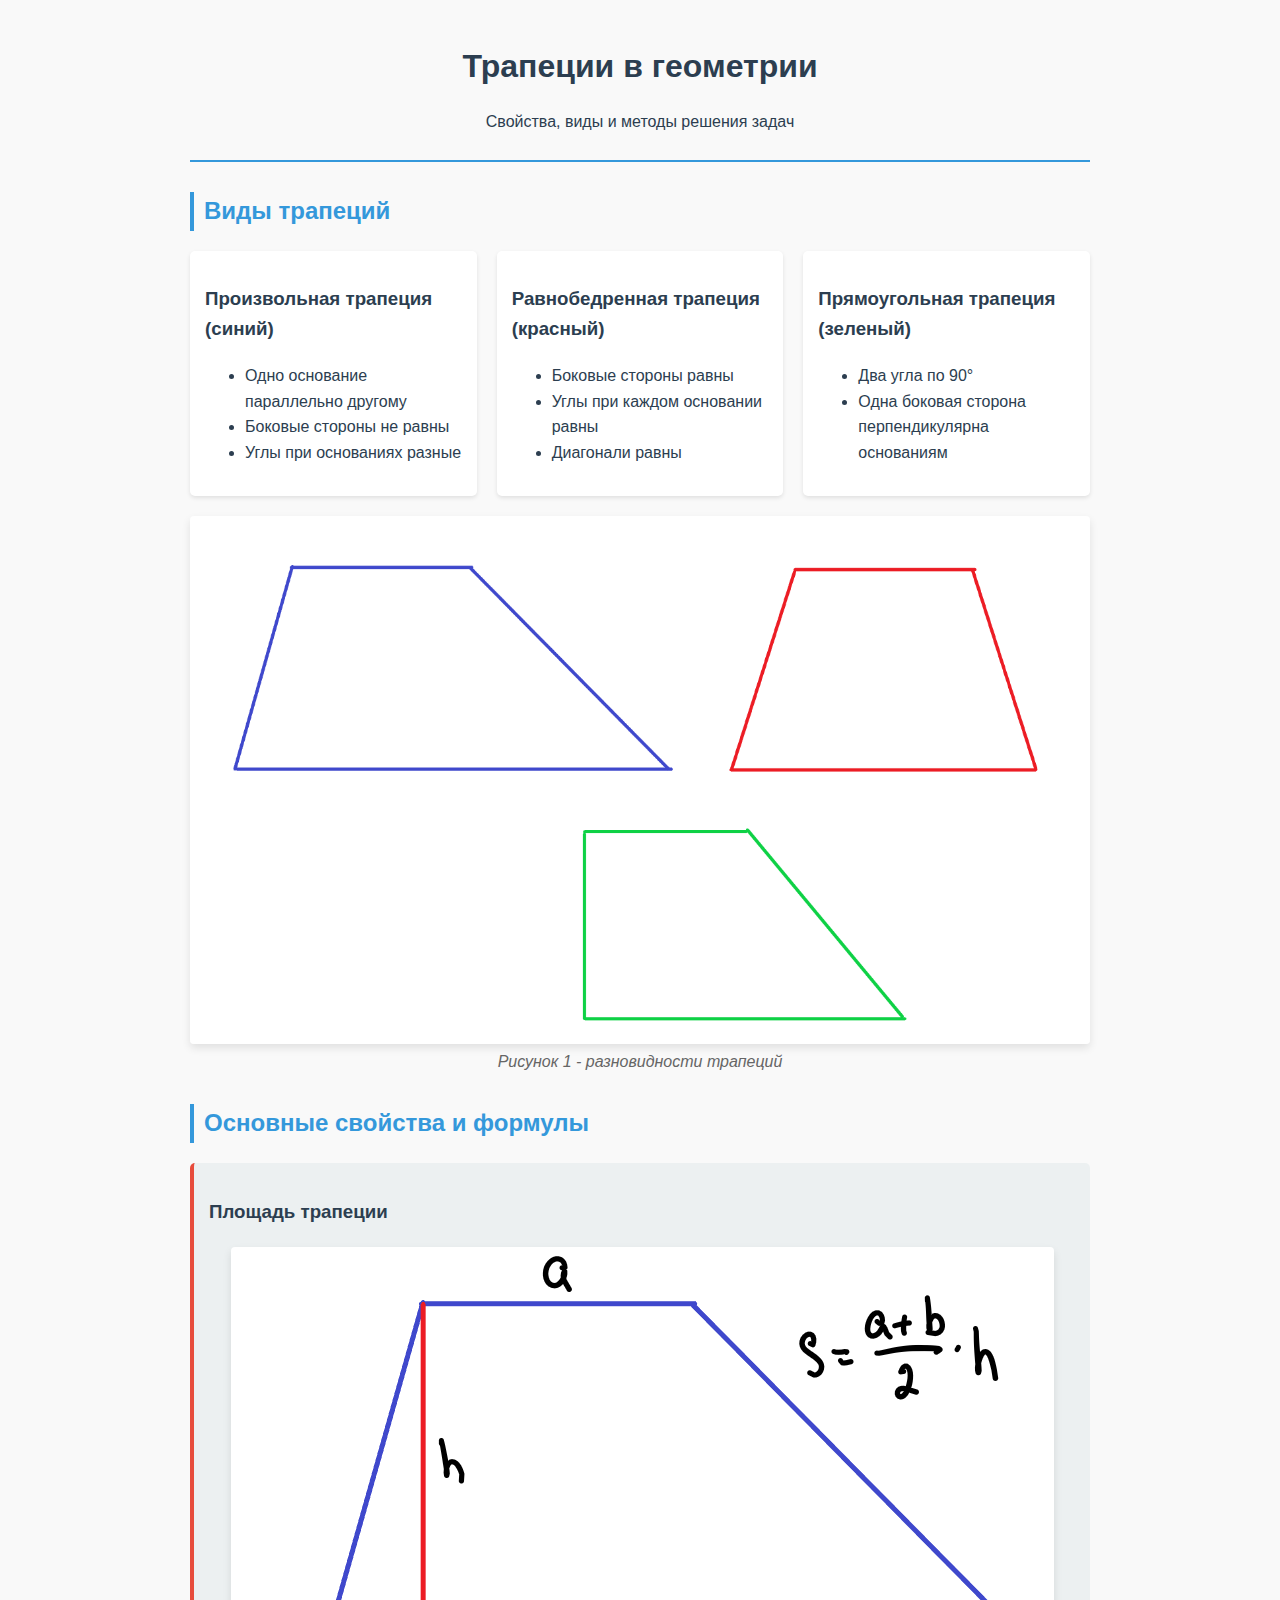
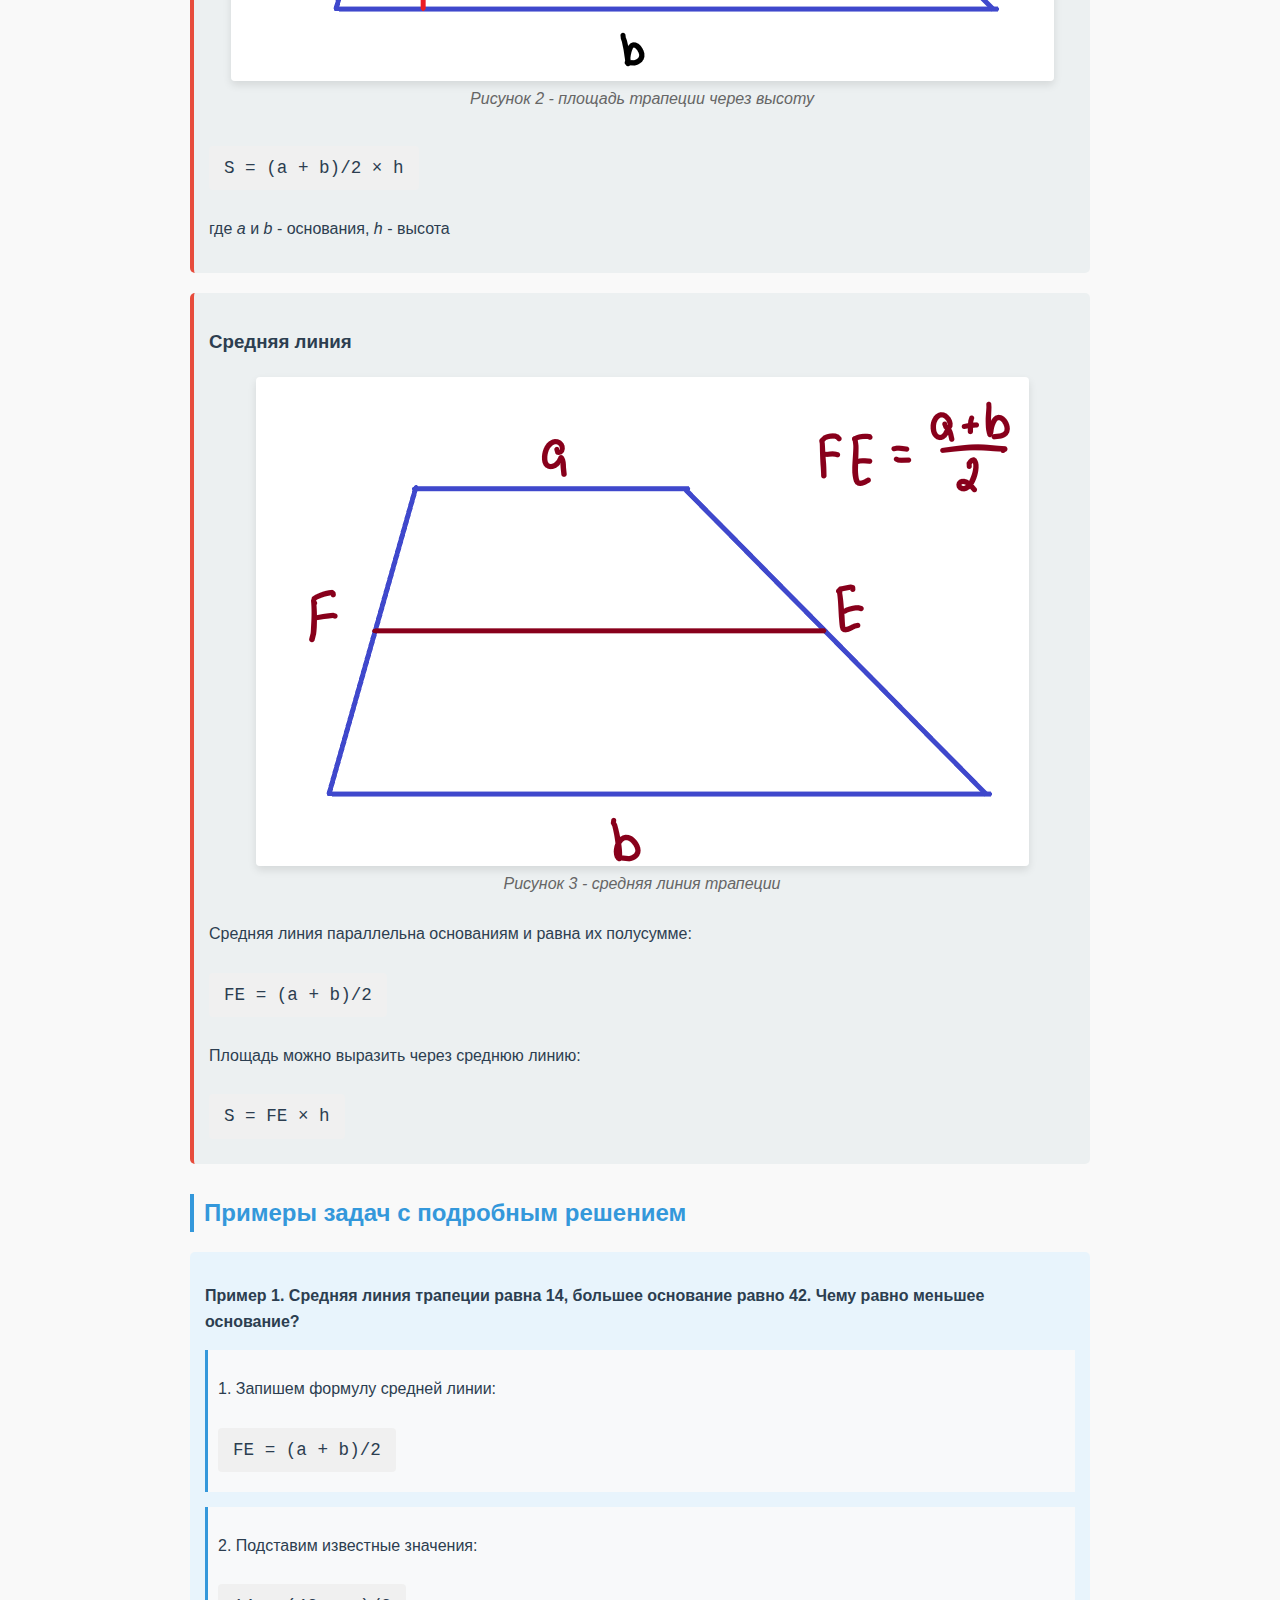
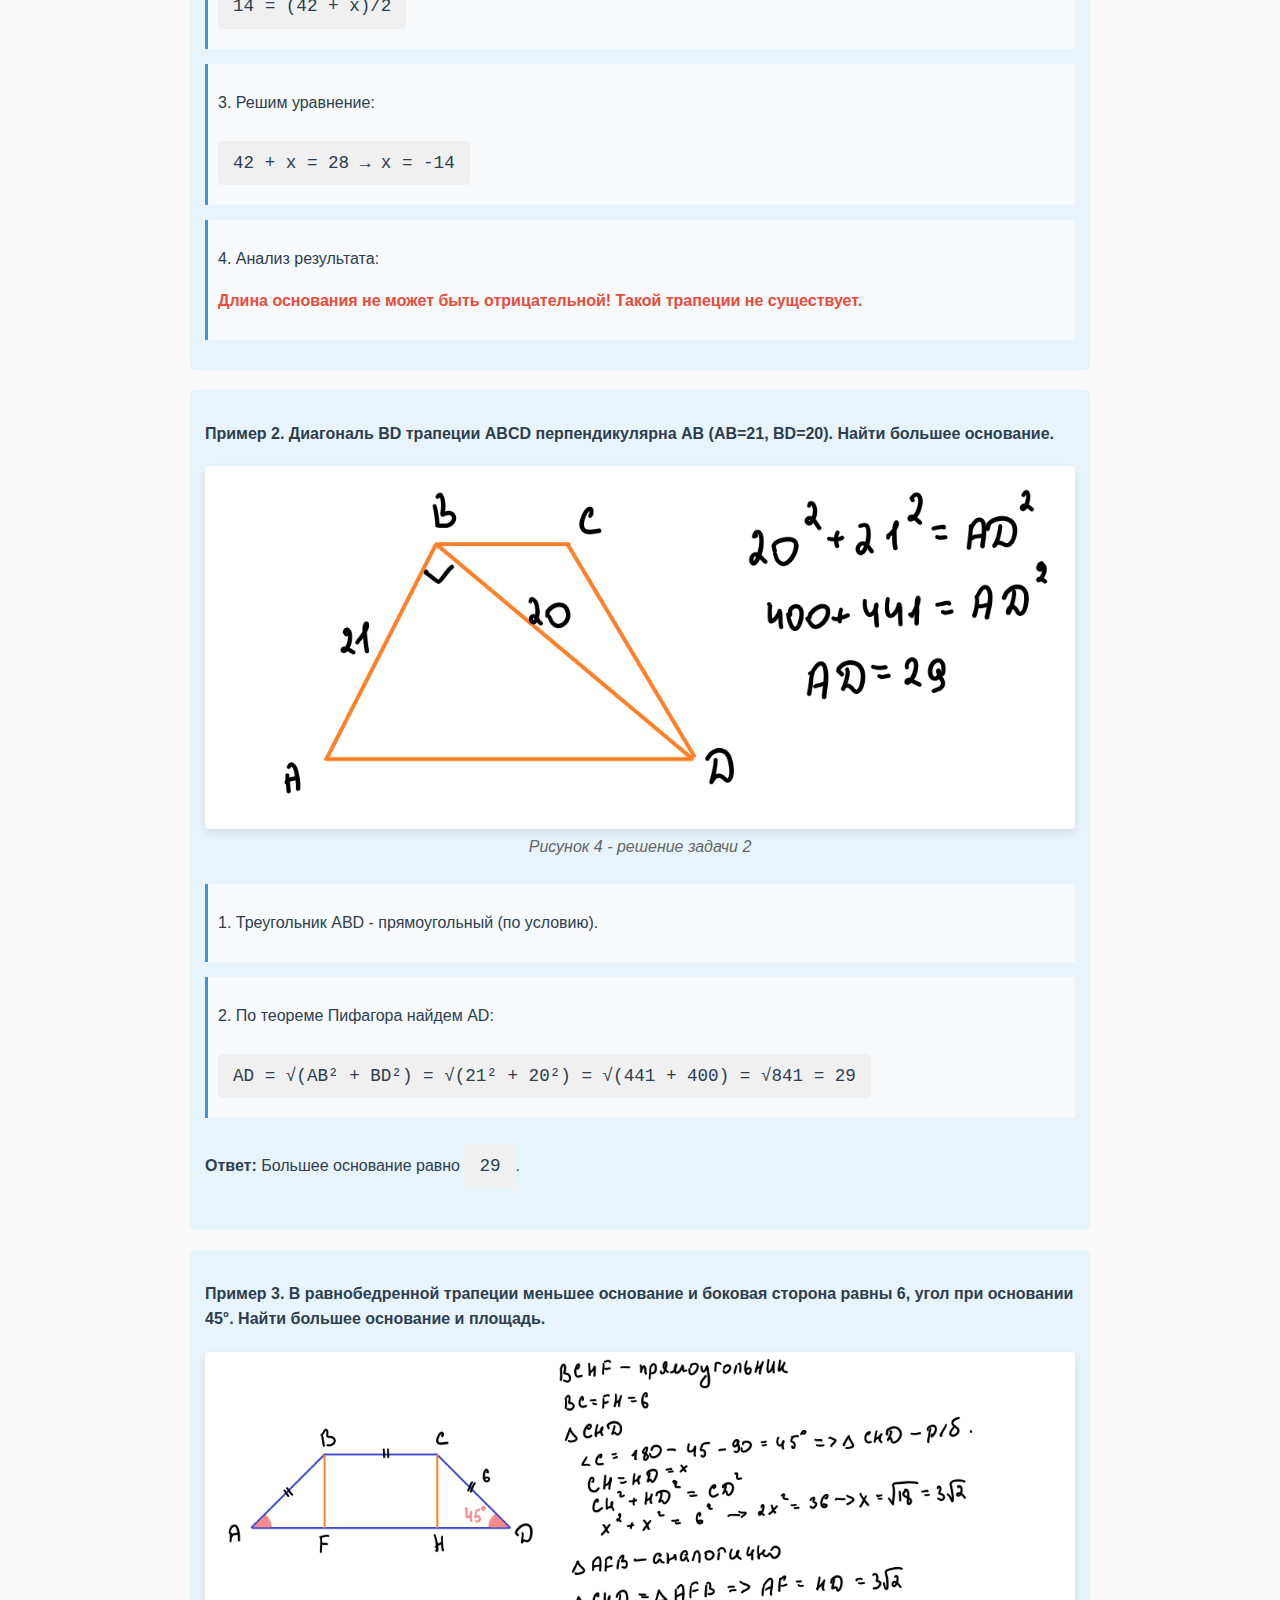
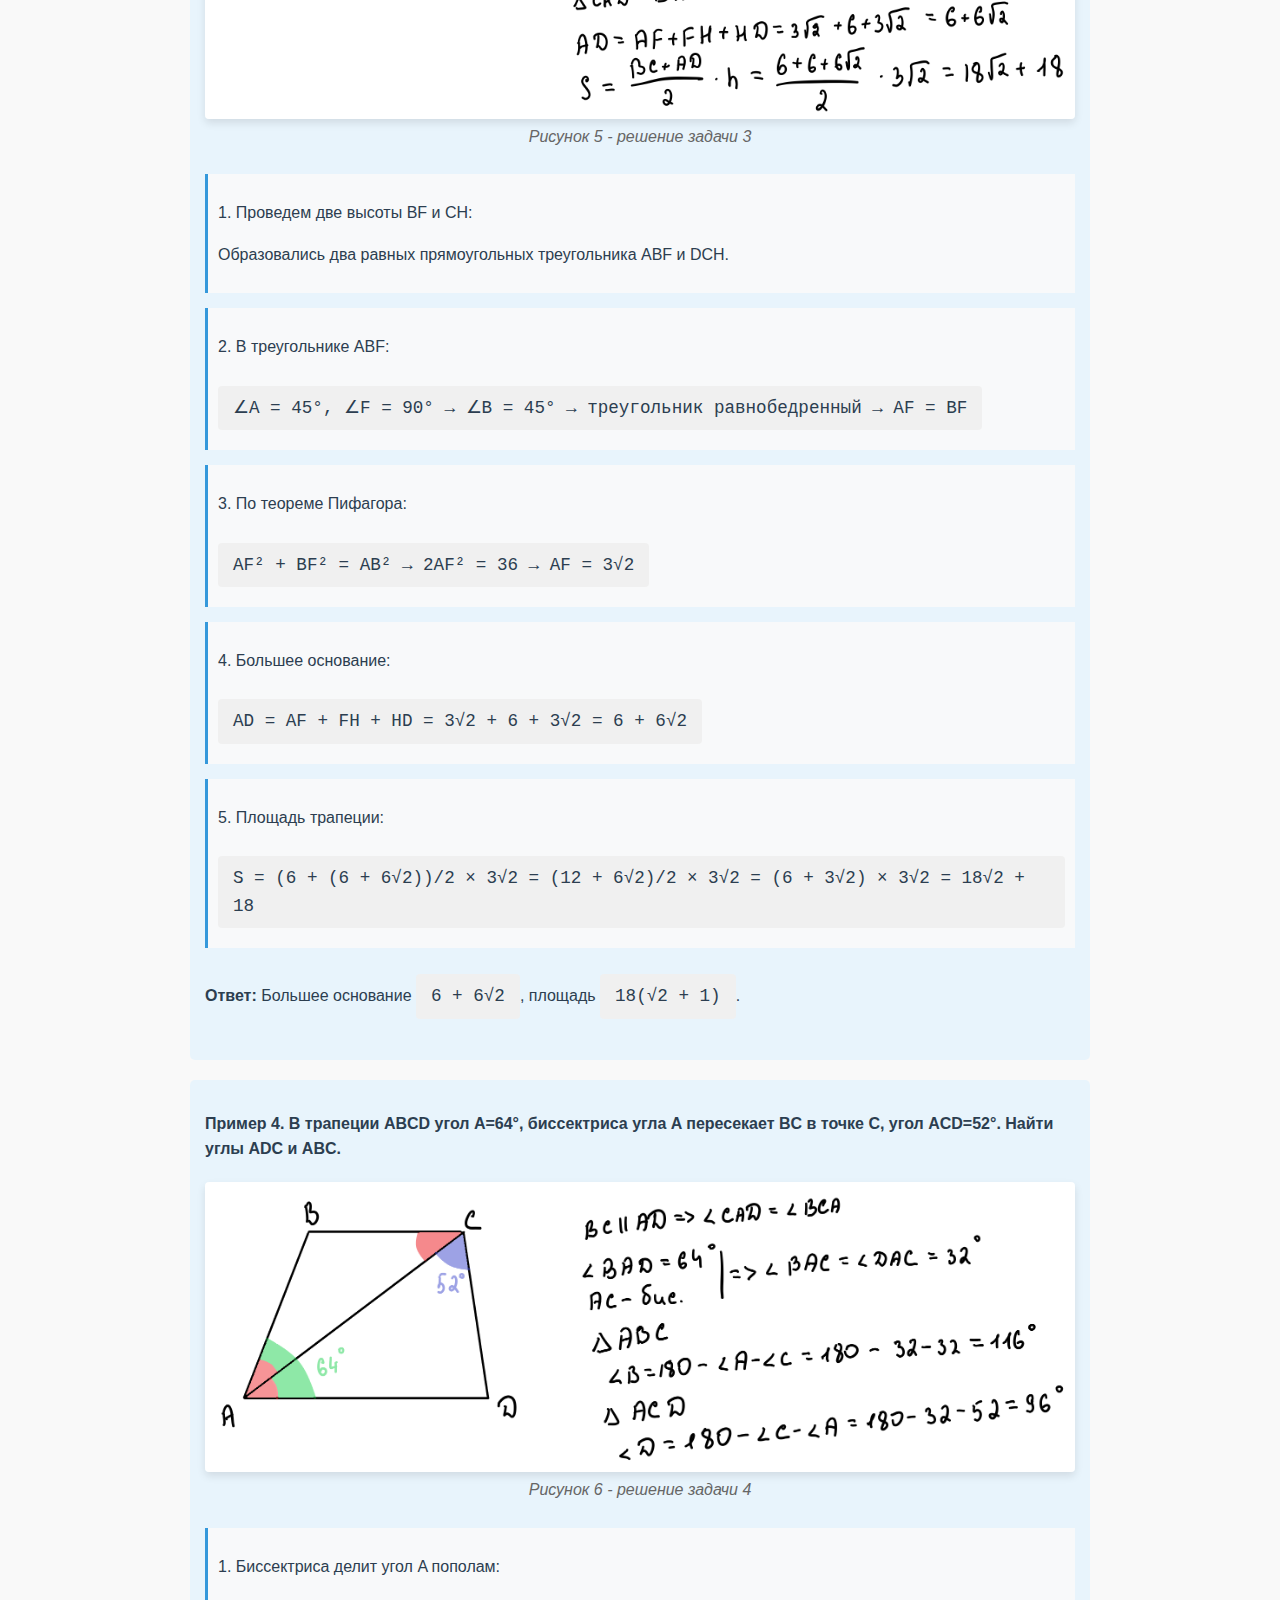
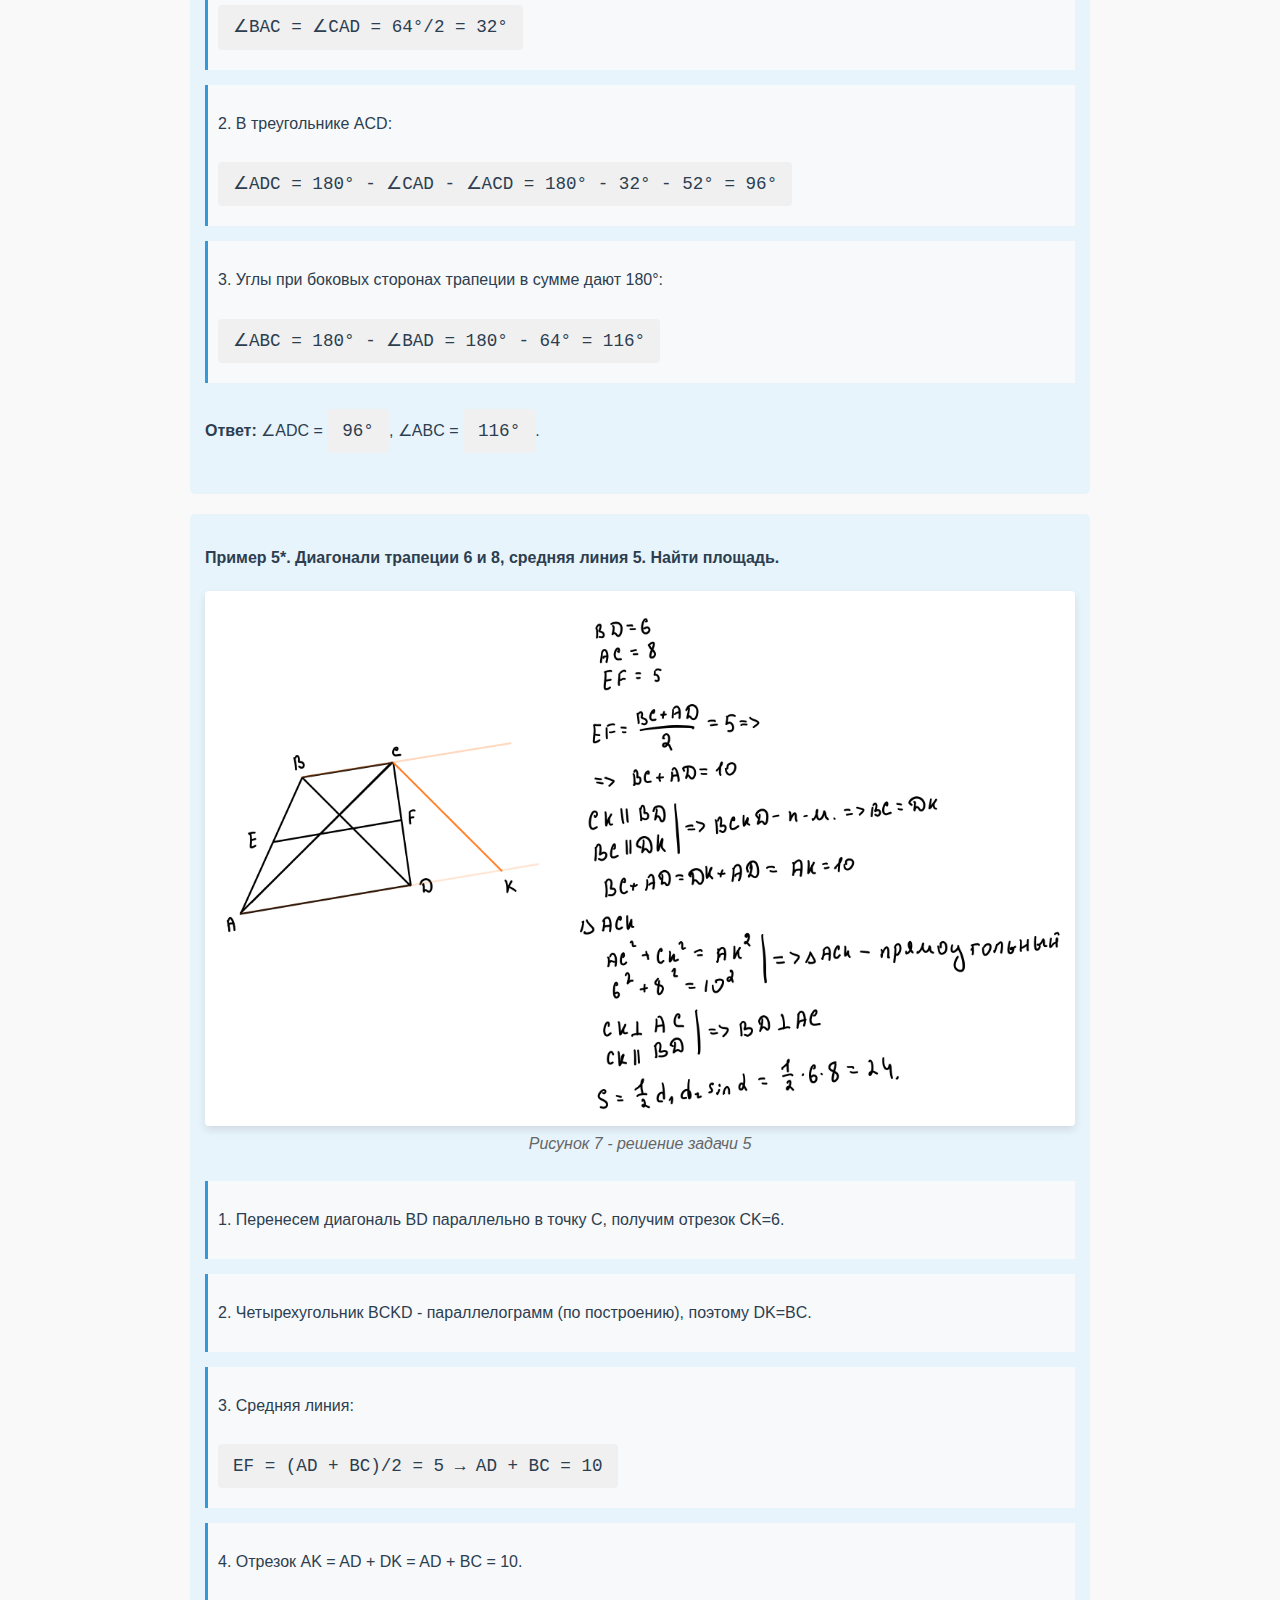
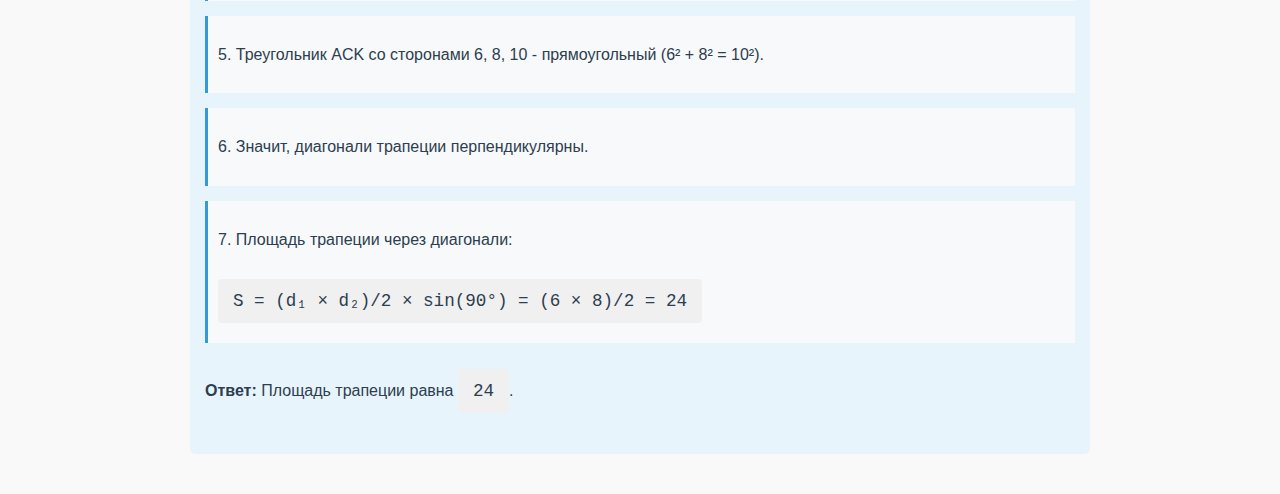
<file: page_trapezoid.html>
<!DOCTYPE html>
<html lang="ru">
<head>
    <meta charset="UTF-8">
    <meta name="viewport" content="width=device-width, initial-scale=1.0">
    <title>Геометрия: Трапеции</title>
    <style>
        :root {
            --primary: #2c3e50;
            --secondary: #3498db;
            --accent: #e74c3c;
            --light: #ecf0f1;
            --dark: #2c3e50;
            --font-main: 'Segoe UI', Tahoma, Geneva, Verdana, sans-serif;
        }
        
        body {
            font-family: var(--font-main);
            line-height: 1.6;
            color: var(--dark);
            max-width: 900px;
            margin: 0 auto;
            padding: 20px;
            background-color: #f9f9f9;
        }
        
        header {
            text-align: center;
            margin-bottom: 30px;
            border-bottom: 2px solid var(--secondary);
            padding-bottom: 10px;
        }
        
        h1 {
            color: var(--primary);
            margin-bottom: 5px;
        }
        
        h2 {
            color: var(--secondary);
            margin-top: 30px;
            border-left: 4px solid var(--secondary);
            padding-left: 10px;
        }
        
        img {
            max-width: 100%;
            height: auto;
            display: block;
            margin: 20px auto;
            box-shadow: 0 4px 8px rgba(0,0,0,0.1);
            border-radius: 4px;
        }
        
        .figure-caption {
            text-align: center;
            font-style: italic;
            color: #666;
            margin-top: -15px;
            margin-bottom: 25px;
        }
        
        .theorem {
            background-color: var(--light);
            padding: 15px;
            border-radius: 5px;
            margin: 20px 0;
            border-left: 4px solid var(--accent);
        }
        
        .formula {
            font-family: 'Courier New', monospace;
            background-color: #f0f0f0;
            padding: 8px 15px;
            border-radius: 4px;
            display: inline-block;
            margin: 10px 0;
            font-size: 1.1em;
        }
        
        .important {
            color: var(--accent);
            font-weight: bold;
        }
        
        .task {
            background-color: #e8f4fc;
            padding: 15px;
            border-radius: 5px;
            margin: 20px 0;
        }
        
        .task-title {
            font-weight: bold;
            color: var(--primary);
        }
        
        .trapezoid-types {
            display: flex;
            flex-wrap: wrap;
            gap: 20px;
            margin: 20px 0;
        }
        
        .trapezoid-card {
            flex: 1;
            min-width: 250px;
            background: white;
            padding: 15px;
            border-radius: 5px;
            box-shadow: 0 2px 4px rgba(0,0,0,0.1);
        }
        
        .solution-step {
            margin: 15px 0;
            padding: 10px;
            background-color: #f8f9fa;
            border-left: 3px solid var(--secondary);
        }
        
        @media (max-width: 768px) {
            body {
                padding: 15px;
            }
            
            h1 {
                font-size: 1.8em;
            }
            
            .trapezoid-types {
                flex-direction: column;
            }
        }
    </style>
</head>
<body>
    <header>
        <h1>Трапеции в геометрии</h1>
        <p>Свойства, виды и методы решения задач</p>
    </header>

    <section>
        <h2>Виды трапеций</h2>
        
        <div class="trapezoid-types">
            <div class="trapezoid-card">
                <h3>Произвольная трапеция (синий)</h3>
                <ul>
                    <li>Одно основание параллельно другому</li>
                    <li>Боковые стороны не равны</li>
                    <li>Углы при основаниях разные</li>
                </ul>
            </div>
            
            <div class="trapezoid-card">
                <h3>Равнобедренная трапеция (красный)</h3>
                <ul>
                    <li>Боковые стороны равны</li>
                    <li>Углы при каждом основании равны</li>
                    <li>Диагонали равны</li>
                </ul>
            </div>
            
            <div class="trapezoid-card">
                <h3>Прямоугольная трапеция (зеленый)</h3>
                <ul>
                    <li>Два угла по 90°</li>
                    <li>Одна боковая сторона перпендикулярна основаниям</li>
                </ul>
            </div>
        </div>
        
        <img src="imagetra1.png" alt="Виды трапеций">
        <p class="figure-caption">Рисунок 1 - разновидности трапеций</p>
    </section>

    <section>
        <h2>Основные свойства и формулы</h2>
        
        <div class="theorem">
            <h3>Площадь трапеции</h3>
            <img src="imagetra2.png" alt="Площадь трапеции">
            <p class="figure-caption">Рисунок 2 - площадь трапеции через высоту</p>
            <div class="formula">S = (a + b)/2 × h</div>
            <p>где <em>a</em> и <em>b</em> - основания, <em>h</em> - высота</p>
        </div>
        
        <div class="theorem">
            <h3>Средняя линия</h3>
            <img src="imagetra3.png" alt="Средняя линия трапеции">
            <p class="figure-caption">Рисунок 3 - средняя линия трапеции</p>
            <p>Средняя линия параллельна основаниям и равна их полусумме:</p>
            <div class="formula">FE = (a + b)/2</div>
            <p>Площадь можно выразить через среднюю линию:</p>
            <div class="formula">S = FE × h</div>
        </div>
    </section>

    <section>
        <h2>Примеры задач с подробным решением</h2>
        
        <div class="task">
            <p class="task-title">Пример 1. Средняя линия трапеции равна 14, большее основание равно 42. Чему равно меньшее основание?</p>
            <div class="solution-step">
                <p>1. Запишем формулу средней линии:</p>
                <div class="formula">FE = (a + b)/2</div>
            </div>
            <div class="solution-step">
                <p>2. Подставим известные значения:</p>
                <div class="formula">14 = (42 + x)/2</div>
            </div>
            <div class="solution-step">
                <p>3. Решим уравнение:</p>
                <div class="formula">42 + x = 28 → x = -14</div>
            </div>
            <div class="solution-step">
                <p>4. Анализ результата:</p>
                <p class="important">Длина основания не может быть отрицательной! Такой трапеции не существует.</p>
            </div>
        </div>
        
        <div class="task">
            <p class="task-title">Пример 2. Диагональ BD трапеции ABCD перпендикулярна AB (AB=21, BD=20). Найти большее основание.</p>
            <img src="imagetra4.png" alt="Решение примера 2">
            <p class="figure-caption">Рисунок 4 - решение задачи 2</p>
            <div class="solution-step">
                <p>1. Треугольник ABD - прямоугольный (по условию).</p>
            </div>
            <div class="solution-step">
                <p>2. По теореме Пифагора найдем AD:</p>
                <div class="formula">AD = √(AB² + BD²) = √(21² + 20²) = √(441 + 400) = √841 = 29</div>
            </div>
            <p><strong>Ответ:</strong> Большее основание равно <span class="formula">29</span>.</p>
        </div>
        
        <div class="task">
            <p class="task-title">Пример 3. В равнобедренной трапеции меньшее основание и боковая сторона равны 6, угол при основании 45°. Найти большее основание и площадь.</p>
            <img src="imagetra5.png" alt="Решение примера 3">
            <p class="figure-caption">Рисунок 5 - решение задачи 3</p>
            <div class="solution-step">
                <p>1. Проведем две высоты BF и CH:</p>
                <p>Образовались два равных прямоугольных треугольника ABF и DCH.</p>
            </div>
            <div class="solution-step">
                <p>2. В треугольнике ABF:</p>
                <div class="formula">∠A = 45°, ∠F = 90° → ∠B = 45° → треугольник равнобедренный → AF = BF</div>
            </div>
            <div class="solution-step">
                <p>3. По теореме Пифагора:</p>
                <div class="formula">AF² + BF² = AB² → 2AF² = 36 → AF = 3√2</div>
            </div>
            <div class="solution-step">
                <p>4. Большее основание:</p>
                <div class="formula">AD = AF + FH + HD = 3√2 + 6 + 3√2 = 6 + 6√2</div>
            </div>
            <div class="solution-step">
                <p>5. Площадь трапеции:</p>
                <div class="formula">S = (6 + (6 + 6√2))/2 × 3√2 = (12 + 6√2)/2 × 3√2 = (6 + 3√2) × 3√2 = 18√2 + 18</div>
            </div>
            <p><strong>Ответ:</strong> Большее основание <span class="formula">6 + 6√2</span>, площадь <span class="formula">18(√2 + 1)</span>.</p>
        </div>
        
        <div class="task">
            <p class="task-title">Пример 4. В трапеции ABCD угол A=64°, биссектриса угла A пересекает BC в точке C, угол ACD=52°. Найти углы ADC и ABC.</p>
            <img src="imagetra6.png" alt="Решение примера 4">
            <p class="figure-caption">Рисунок 6 - решение задачи 4</p>
            <div class="solution-step">
                <p>1. Биссектриса делит угол A пополам:</p>
                <div class="formula">∠BAC = ∠CAD = 64°/2 = 32°</div>
            </div>
            <div class="solution-step">
                <p>2. В треугольнике ACD:</p>
                <div class="formula">∠ADC = 180° - ∠CAD - ∠ACD = 180° - 32° - 52° = 96°</div>
            </div>
            <div class="solution-step">
                <p>3. Углы при боковых сторонах трапеции в сумме дают 180°:</p>
                <div class="formula">∠ABC = 180° - ∠BAD = 180° - 64° = 116°</div>
            </div>
            <p><strong>Ответ:</strong> ∠ADC = <span class="formula">96°</span>, ∠ABC = <span class="formula">116°</span>.</p>
        </div>
        
        <div class="task">
            <p class="task-title">Пример 5*. Диагонали трапеции 6 и 8, средняя линия 5. Найти площадь.</p>
            <img src="imagetra7.png" alt="Решение примера 5">
            <p class="figure-caption">Рисунок 7 - решение задачи 5</p>
            <div class="solution-step">
                <p>1. Перенесем диагональ BD параллельно в точку C, получим отрезок CK=6.</p>
            </div>
            <div class="solution-step">
                <p>2. Четырехугольник BCKD - параллелограмм (по построению), поэтому DK=BC.</p>
            </div>
            <div class="solution-step">
                <p>3. Средняя линия:</p>
                <div class="formula">EF = (AD + BC)/2 = 5 → AD + BC = 10</div>
            </div>
            <div class="solution-step">
                <p>4. Отрезок AK = AD + DK = AD + BC = 10.</p>
            </div>
            <div class="solution-step">
                <p>5. Треугольник ACK со сторонами 6, 8, 10 - прямоугольный (6² + 8² = 10²).</p>
            </div>
            <div class="solution-step">
                <p>6. Значит, диагонали трапеции перпендикулярны.</p>
            </div>
            <div class="solution-step">
                <p>7. Площадь трапеции через диагонали:</p>
                <div class="formula">S = (d₁ × d₂)/2 × sin(90°) = (6 × 8)/2 = 24</div>
            </div>
            <p><strong>Ответ:</strong> Площадь трапеции равна <span class="formula">24</span>.</p>
        </div>
    </section>
</body>
</html>
</file>
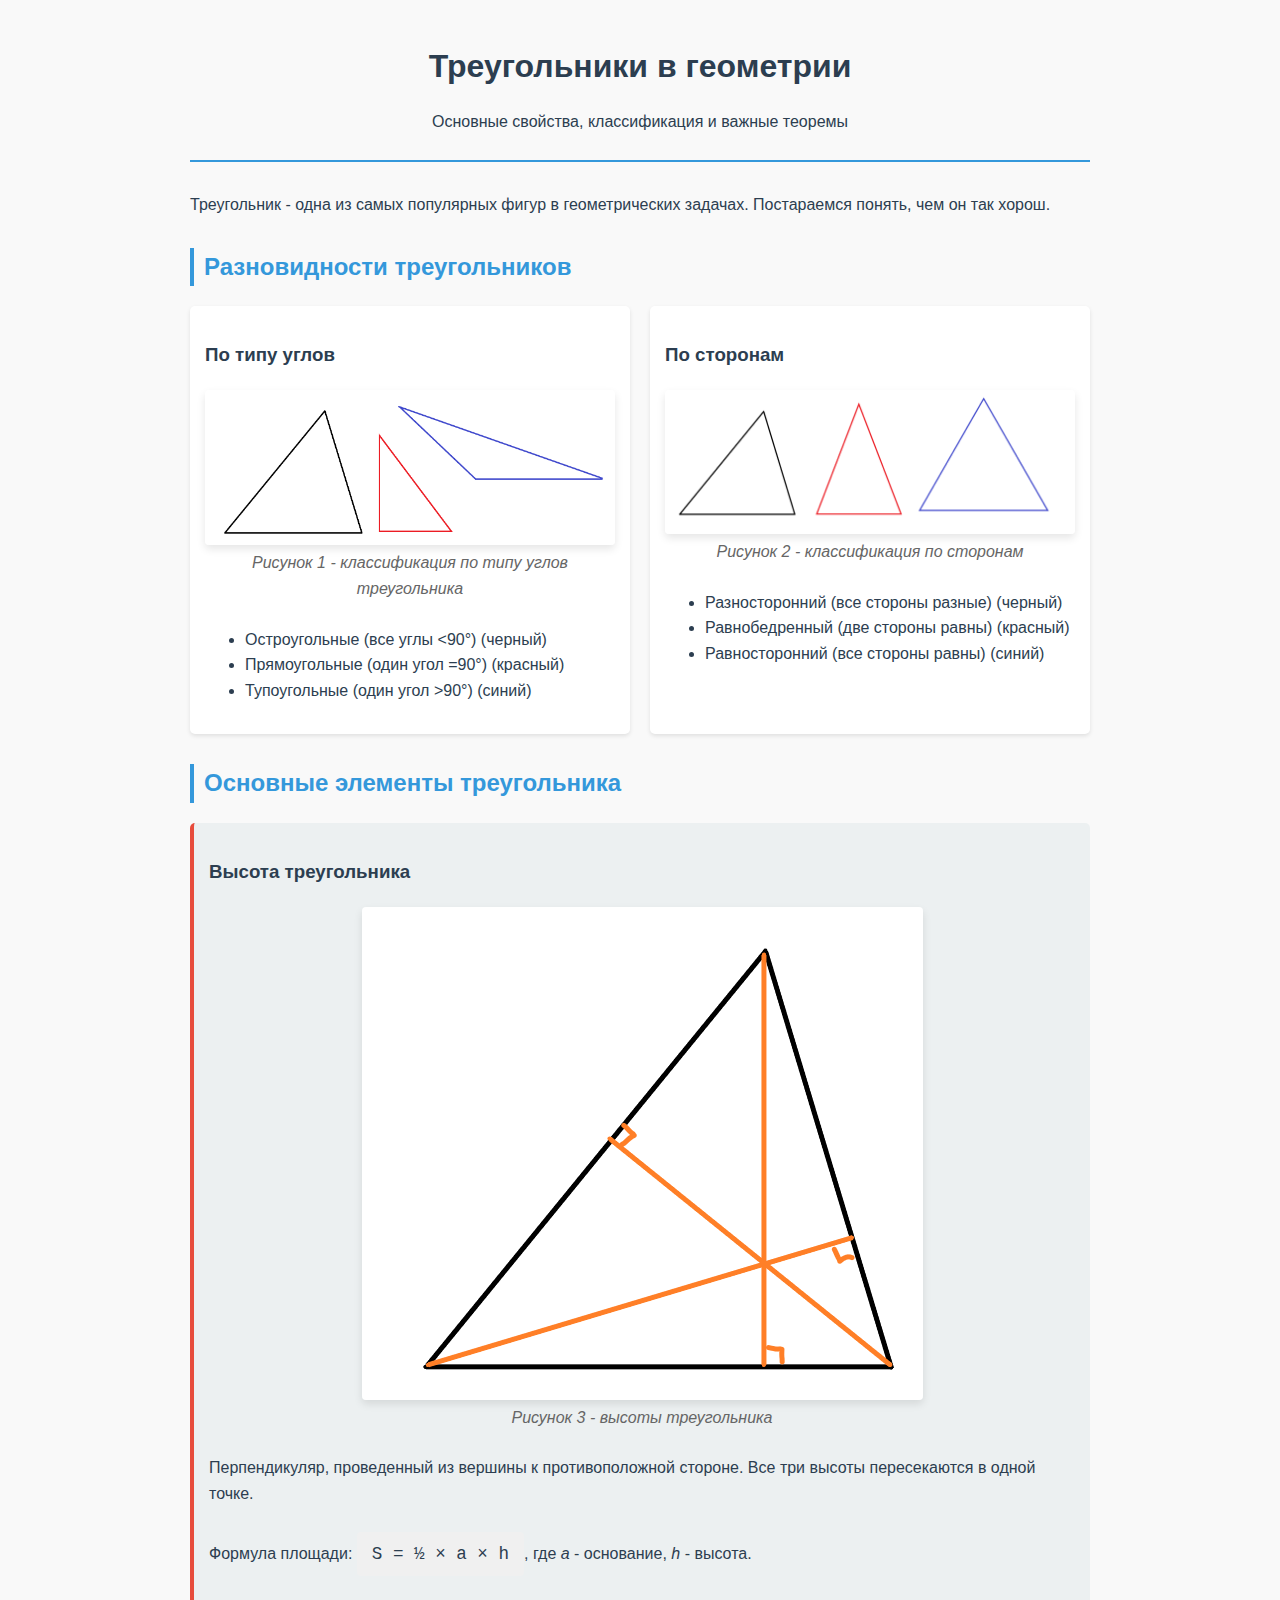
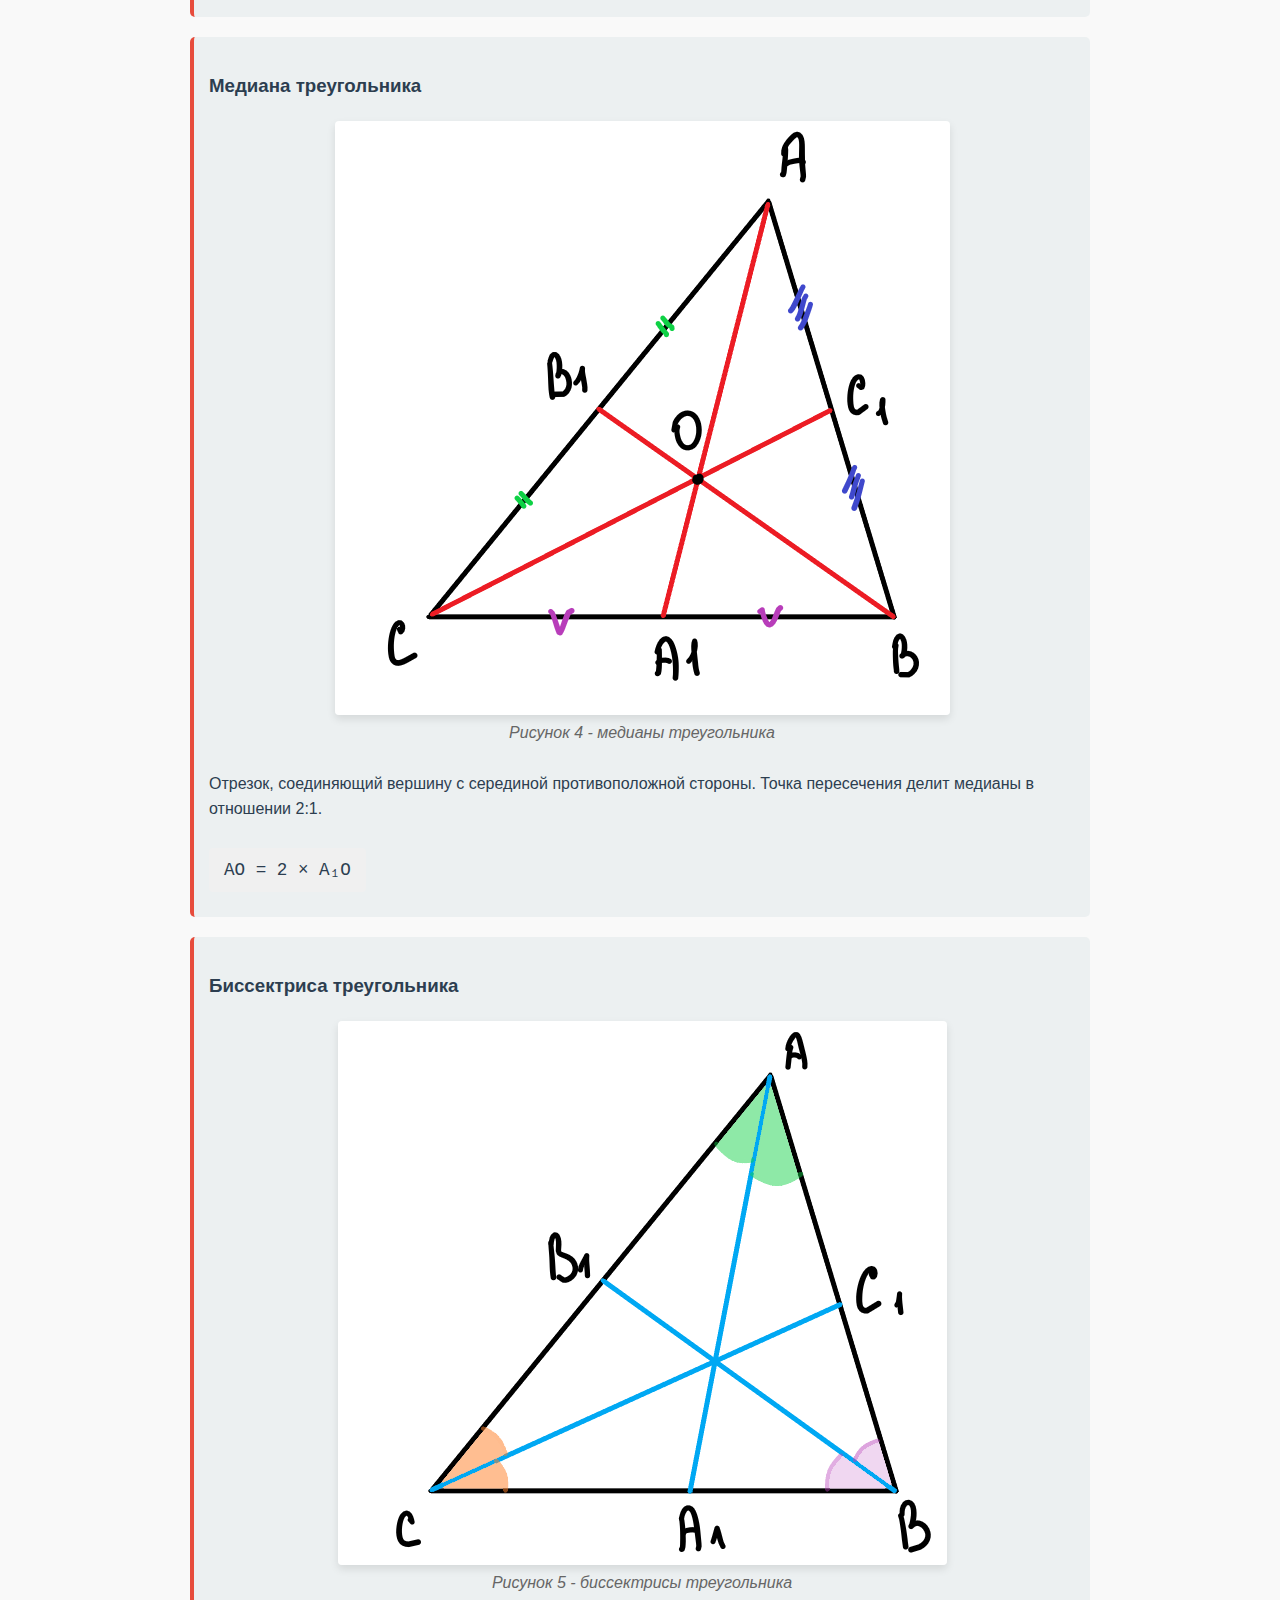
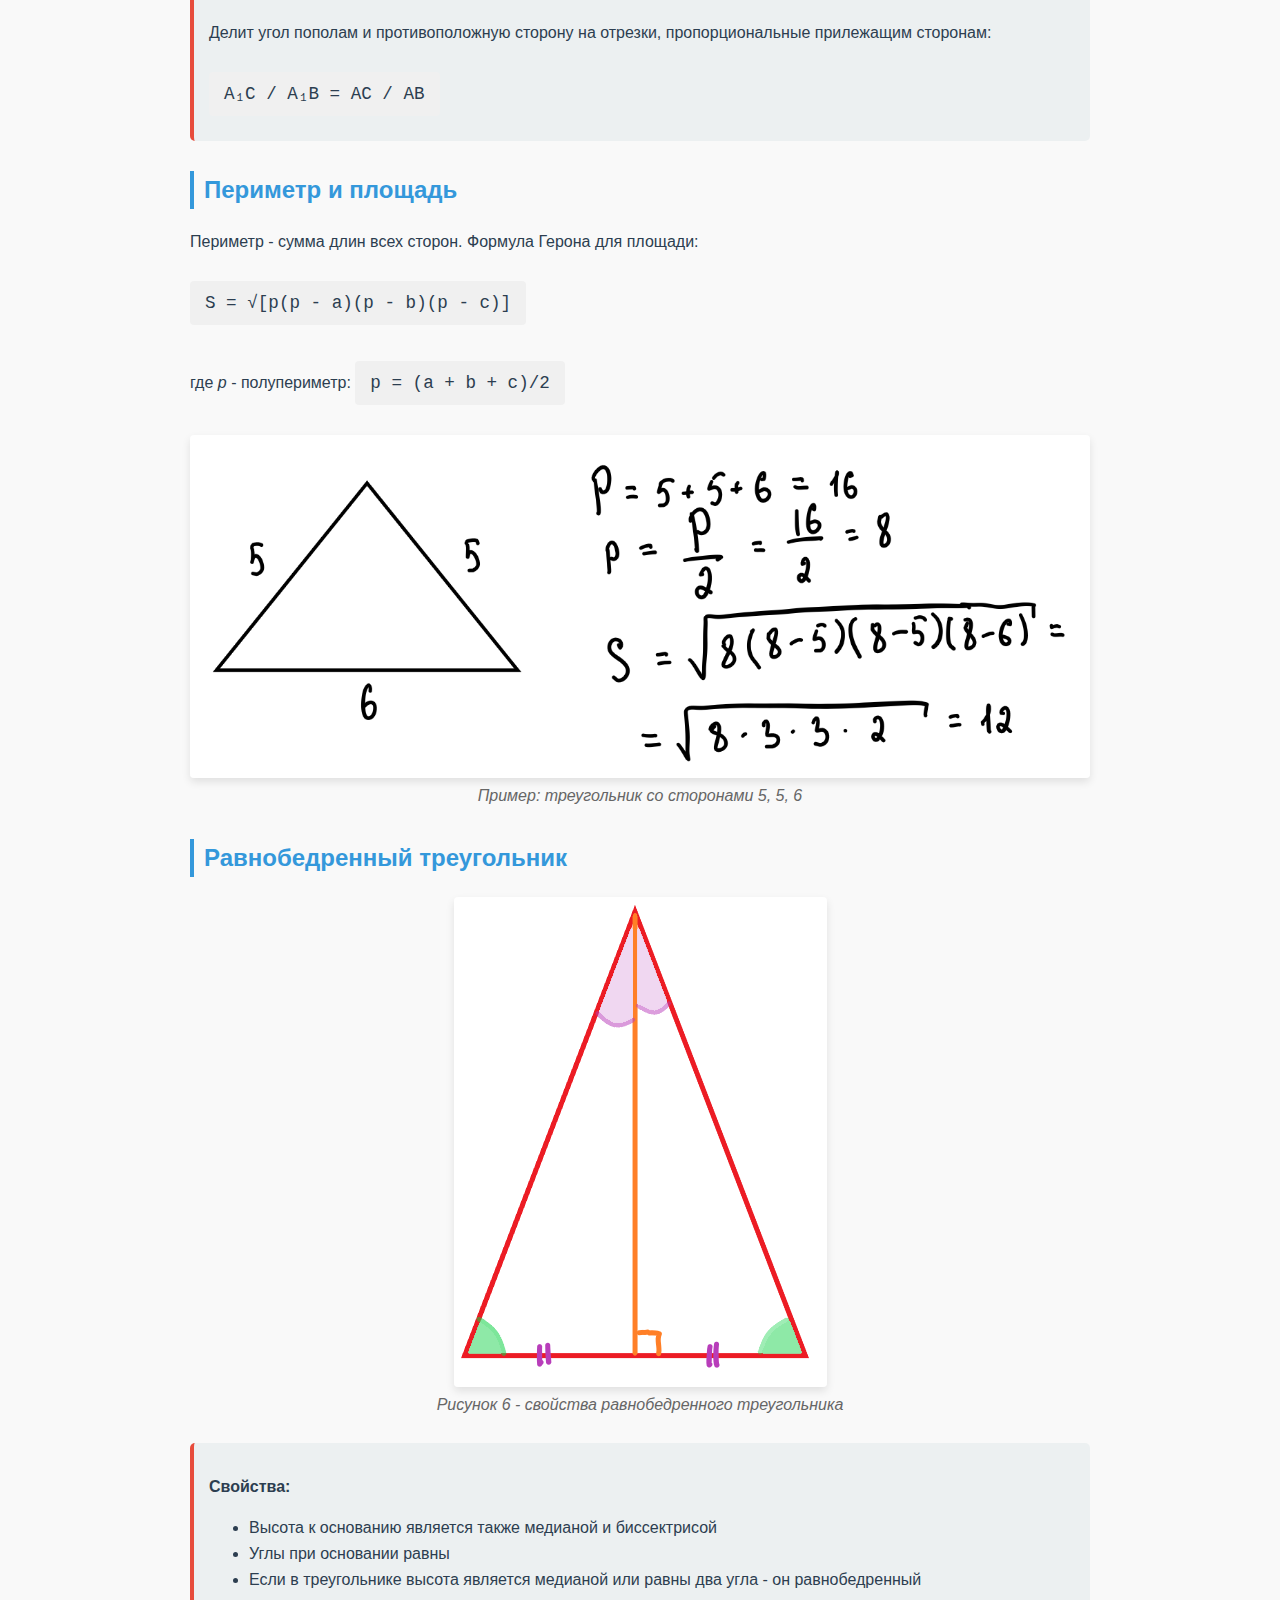
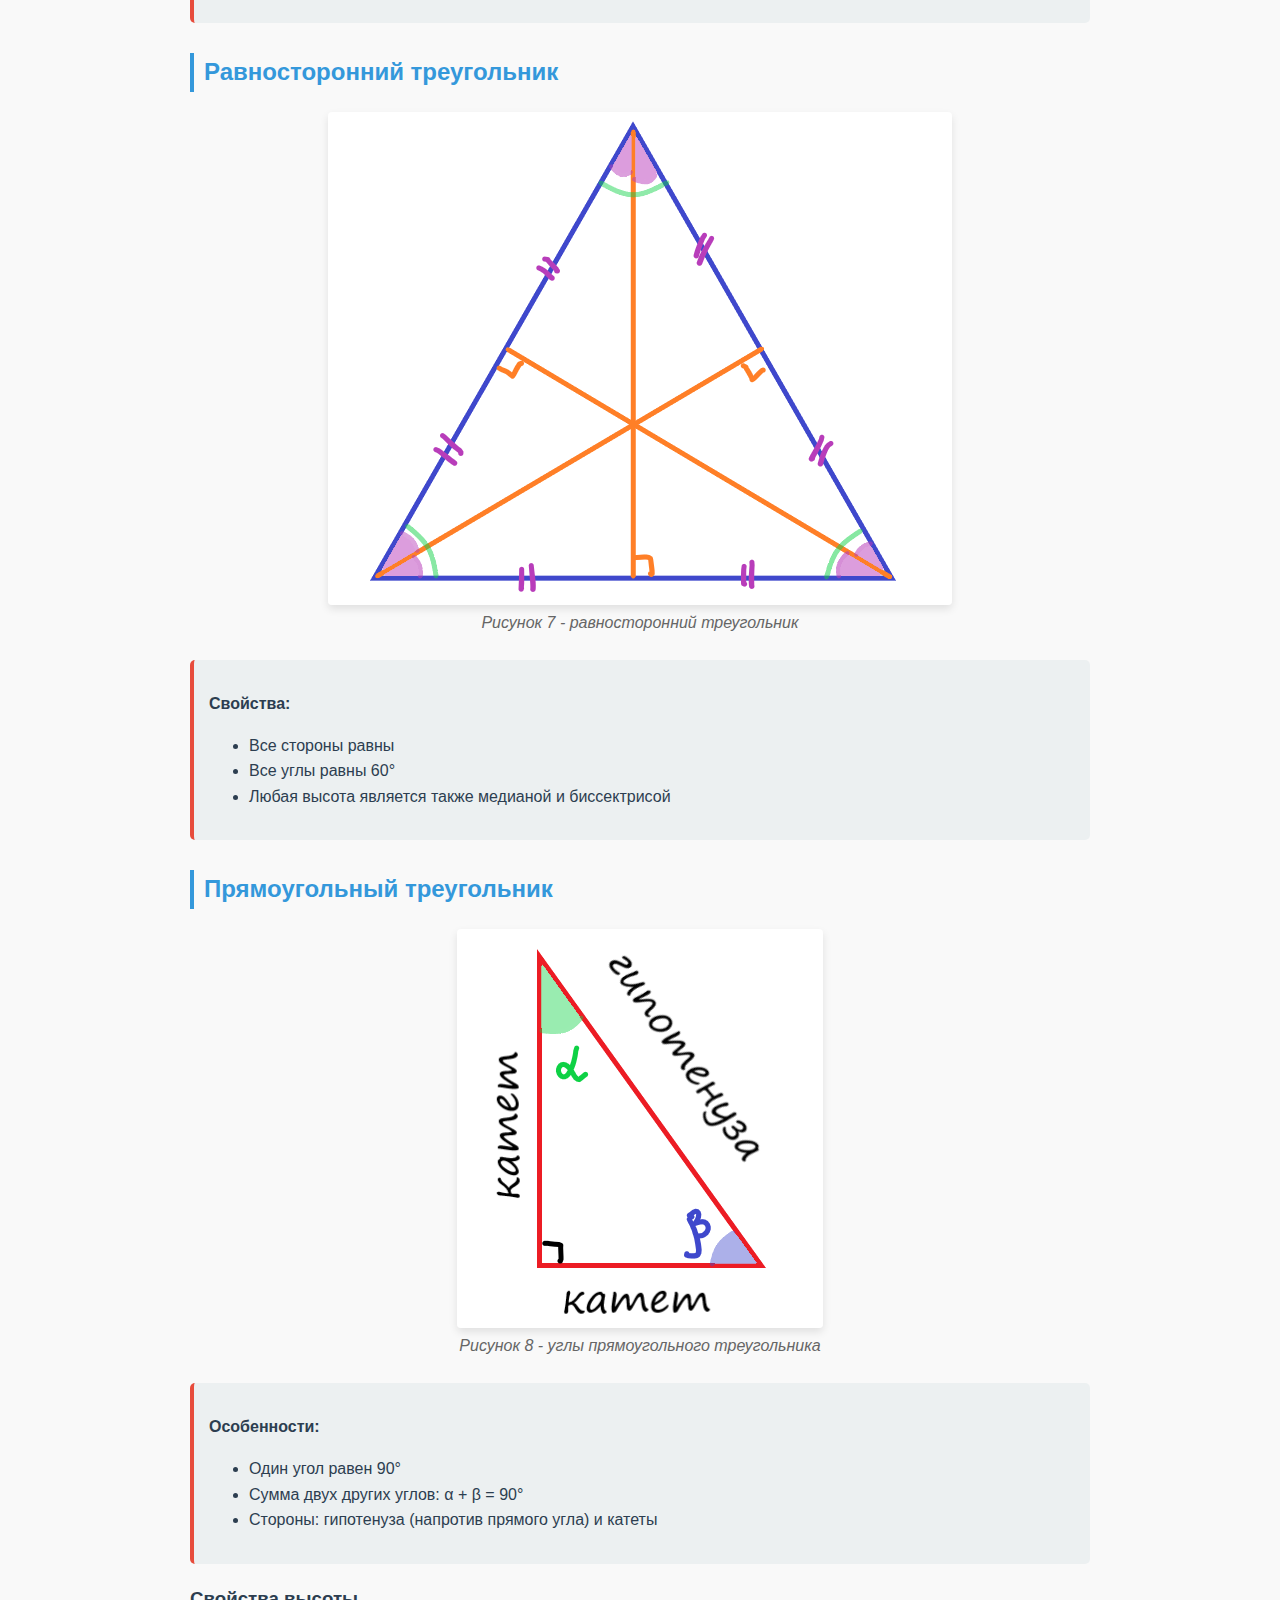
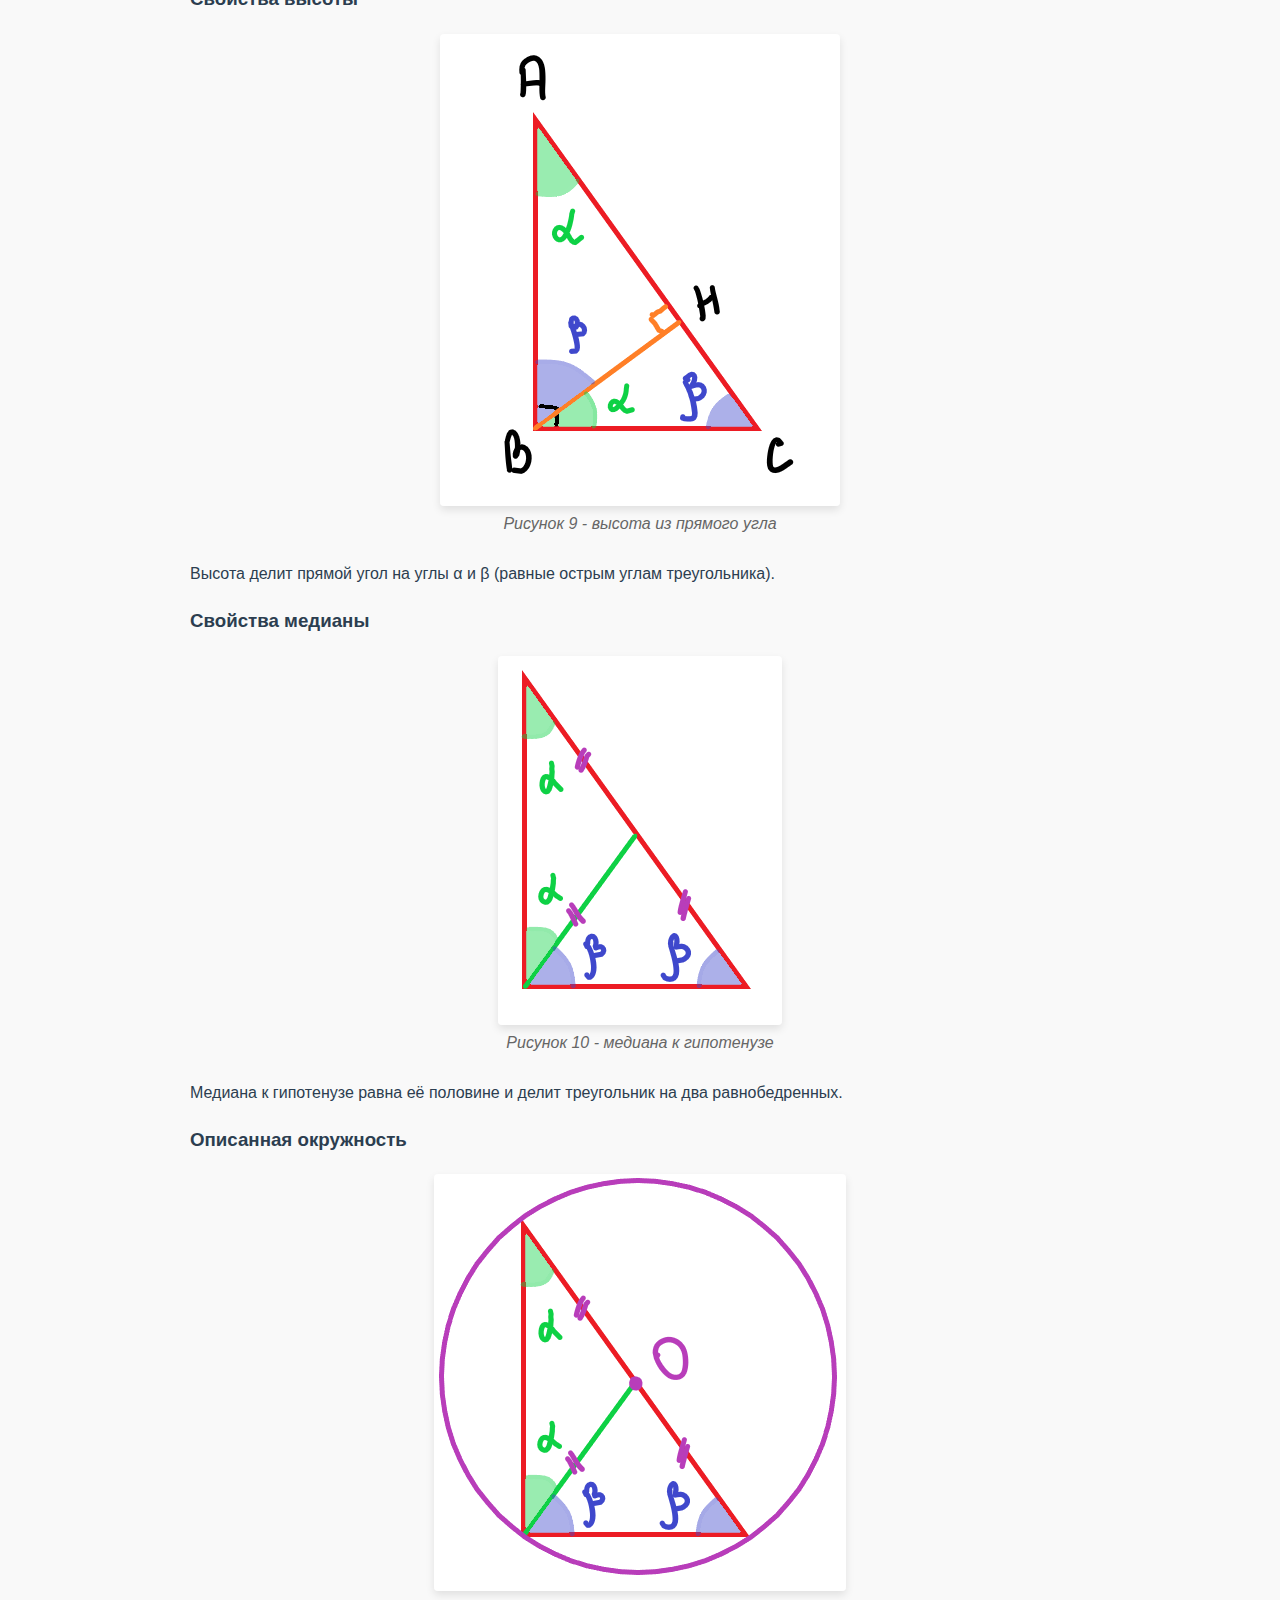
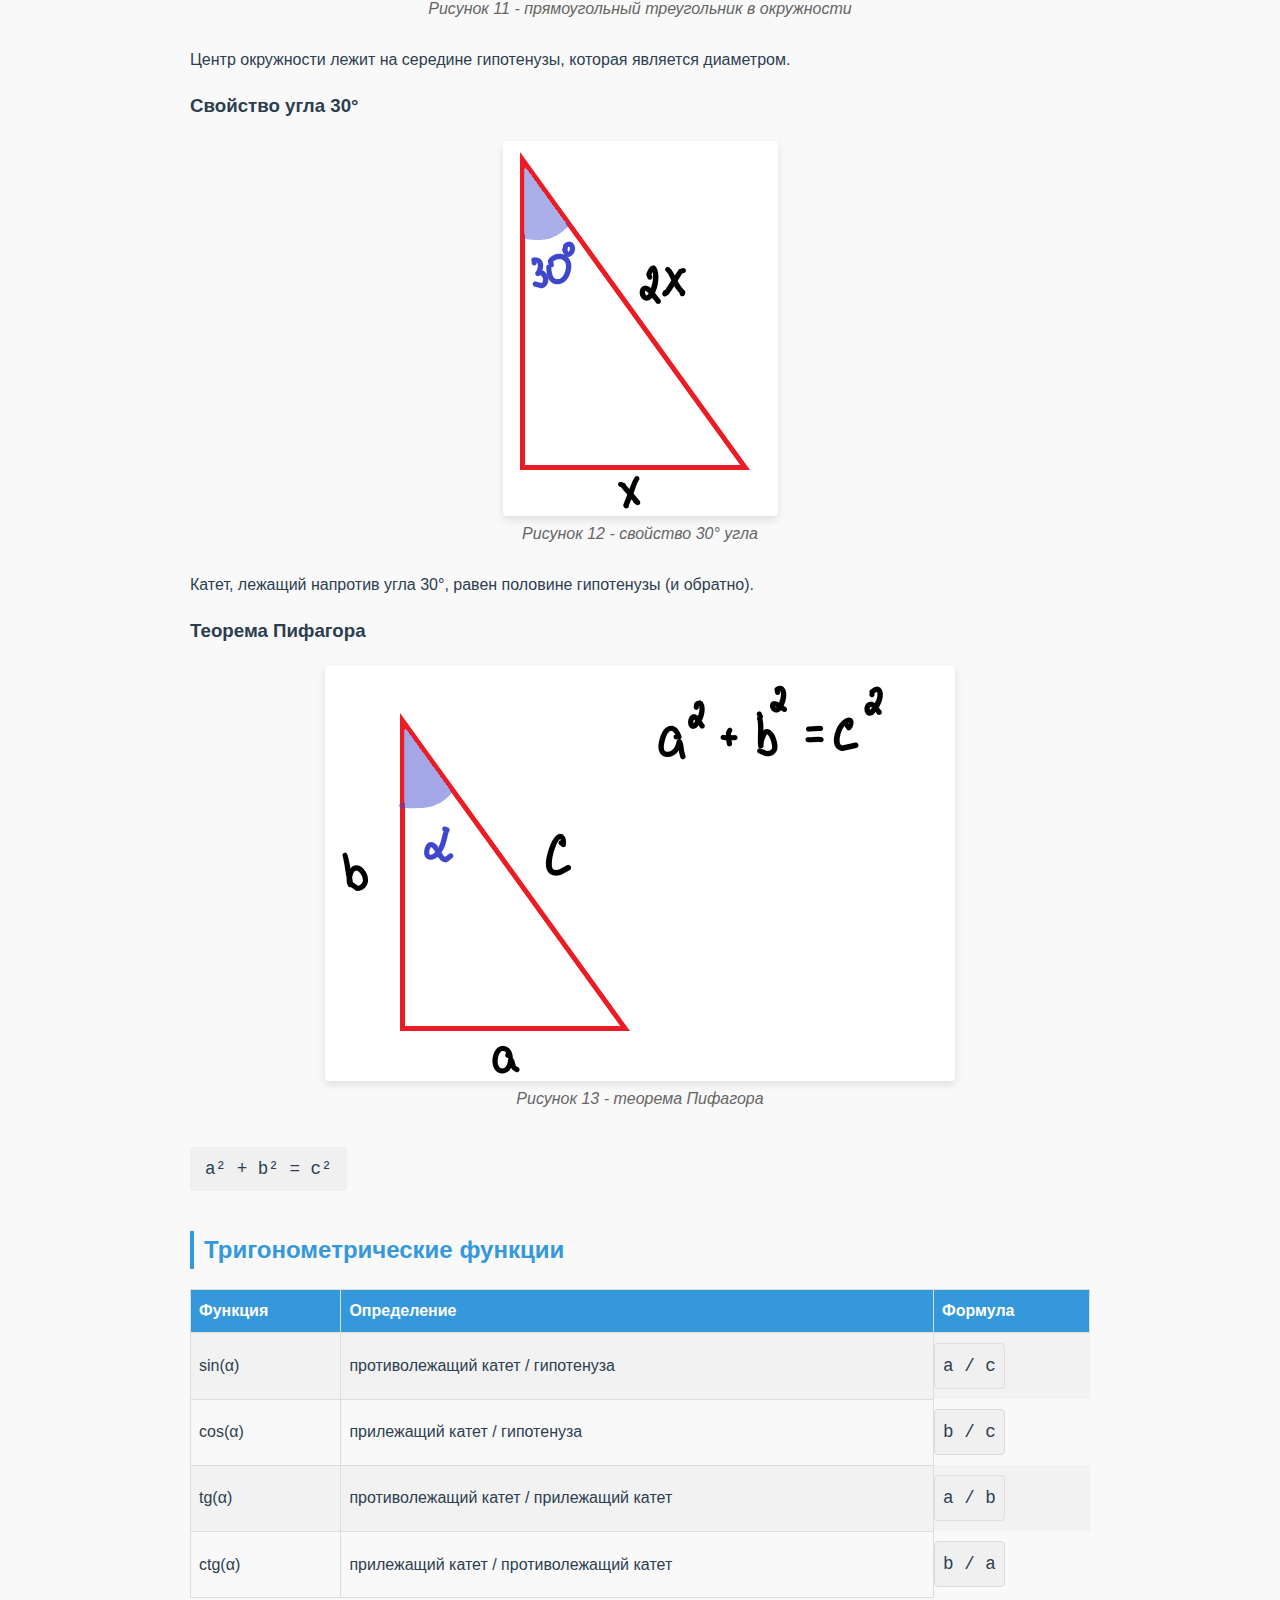
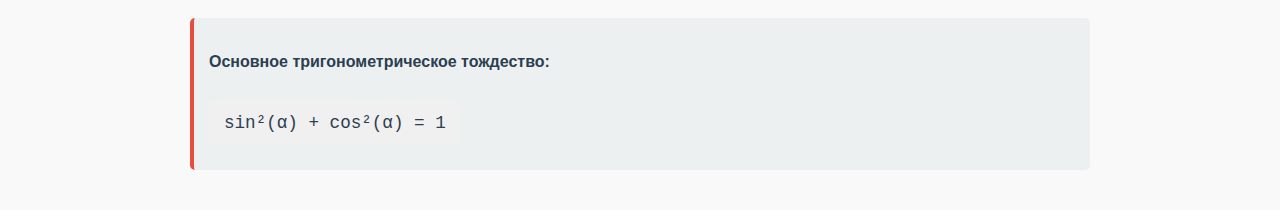
<file: page_triangle.html>
<!DOCTYPE html>
<html lang="ru">
<head>
    <meta charset="UTF-8">
    <meta name="viewport" content="width=device-width, initial-scale=1.0">
    <title>Геометрия: Треугольники</title>
    <style>
        :root {
            --primary: #2c3e50;
            --secondary: #3498db;
            --accent: #e74c3c;
            --light: #ecf0f1;
            --dark: #2c3e50;
            --font-main: 'Segoe UI', Tahoma, Geneva, Verdana, sans-serif;
        }
        
        body {
            font-family: var(--font-main);
            line-height: 1.6;
            color: var(--dark);
            max-width: 900px;
            margin: 0 auto;
            padding: 20px;
            background-color: #f9f9f9;
        }
        
        header {
            text-align: center;
            margin-bottom: 30px;
            border-bottom: 2px solid var(--secondary);
            padding-bottom: 10px;
        }
        
        h1 {
            color: var(--primary);
            margin-bottom: 5px;
        }
        
        h2 {
            color: var(--secondary);
            margin-top: 30px;
            border-left: 4px solid var(--secondary);
            padding-left: 10px;
        }
        
        img {
            max-width: 100%;
            height: auto;
            display: block;
            margin: 20px auto;
            box-shadow: 0 4px 8px rgba(0,0,0,0.1);
            border-radius: 4px;
        }
        
        .figure-caption {
            text-align: center;
            font-style: italic;
            color: #666;
            margin-top: -15px;
            margin-bottom: 25px;
        }
        
        .theorem {
            background-color: var(--light);
            padding: 15px;
            border-radius: 5px;
            margin: 20px 0;
            border-left: 4px solid var(--accent);
        }
        
        .formula {
            font-family: 'Courier New', monospace;
            background-color: #f0f0f0;
            padding: 8px 15px;
            border-radius: 4px;
            display: inline-block;
            margin: 10px 0;
            font-size: 1.1em;
        }
        
        .important {
            color: var(--accent);
            font-weight: bold;
        }
        
        .task {
            background-color: #e8f4fc;
            padding: 15px;
            border-radius: 5px;
            margin: 20px 0;
        }
        
        .task-title {
            font-weight: bold;
            color: var(--primary);
        }
        
        .classification {
            display: flex;
            flex-wrap: wrap;
            gap: 20px;
            margin: 20px 0;
        }
        
        .classification-item {
            flex: 1;
            min-width: 250px;
            background: white;
            padding: 15px;
            border-radius: 5px;
            box-shadow: 0 2px 4px rgba(0,0,0,0.1);
        }
        
        .trig-table {
            width: 100%;
            border-collapse: collapse;
            margin: 20px 0;
        }
        
        .trig-table th, .trig-table td {
            border: 1px solid #ddd;
            padding: 8px;
            text-align: left;
        }
        
        .trig-table th {
            background-color: var(--secondary);
            color: white;
        }
        
        .trig-table tr:nth-child(even) {
            background-color: #f2f2f2;
        }
        
        @media (max-width: 768px) {
            body {
                padding: 15px;
            }
            
            h1 {
                font-size: 1.8em;
            }
            
            .classification {
                flex-direction: column;
            }
        }
    </style>
</head>
<body>
    <header>
        <h1>Треугольники в геометрии</h1>
        <p>Основные свойства, классификация и важные теоремы</p>
    </header>

    <section>
        <p>Треугольник - одна из самых популярных фигур в геометрических задачах. Постараемся понять, чем он так хорош.</p>
        
        <h2>Разновидности треугольников</h2>
        
        <div class="classification">
            <div class="classification-item">
                <h3>По типу углов</h3>
                <img src="imagetri1.png" alt="Классификация по углам">
                <p class="figure-caption">Рисунок 1 - классификация по типу углов треугольника</p>
                <ul>
                    <li>Остроугольные (все углы &lt;90°) (черный)</li>
                    <li>Прямоугольные (один угол =90°) (красный)</li>
                    <li>Тупоугольные (один угол &gt;90°) (синий)</li>
                </ul>
            </div>
            
            <div class="classification-item">
                <h3>По сторонам</h3>
                <img src="imagetri2.png" alt="Классификация по сторонам">
                <p class="figure-caption">Рисунок 2 - классификация по сторонам</p>
                <ul>
                    <li>Разносторонний (все стороны разные) (черный)</li>
                    <li>Равнобедренный (две стороны равны) (красный)</li>
                    <li>Равносторонний (все стороны равны) (синий)</li>
                </ul>
            </div>
        </div>
    </section>

    <section>
        <h2>Основные элементы треугольника</h2>
        
        <div class="theorem">
            <h3>Высота треугольника</h3>
            <img src="imagetri3.png" alt="Высоты треугольника">
            <p class="figure-caption">Рисунок 3 - высоты треугольника</p>
            <p>Перпендикуляр, проведенный из вершины к противоположной стороне. Все три высоты пересекаются в одной точке.</p>
            <p>Формула площади: <span class="formula">S = ½ × a × h</span>, где <em>a</em> - основание, <em>h</em> - высота.</p>
        </div>
        
        <div class="theorem">
            <h3>Медиана треугольника</h3>
            <img src="imagetri4.png" alt="Медианы треугольника">
            <p class="figure-caption">Рисунок 4 - медианы треугольника</p>
            <p>Отрезок, соединяющий вершину с серединой противоположной стороны. Точка пересечения делит медианы в отношении 2:1.</p>
            <p class="formula">AO = 2 × A₁O</p>
        </div>
        
        <div class="theorem">
            <h3>Биссектриса треугольника</h3>
            <img src="imagetri5.png" alt="Биссектрисы треугольника">
            <p class="figure-caption">Рисунок 5 - биссектрисы треугольника</p>
            <p>Делит угол пополам и противоположную сторону на отрезки, пропорциональные прилежащим сторонам:</p>
            <p class="formula">A₁C / A₁B = AC / AB</p>
        </div>
    </section>

    <section>
        <h2>Периметр и площадь</h2>
        
        <p>Периметр - сумма длин всех сторон. Формула Герона для площади:</p>
        <div class="formula">S = √[p(p - a)(p - b)(p - c)]</div>
        <p>где <em>p</em> - полупериметр: <span class="formula">p = (a + b + c)/2</span></p>
        
        <img src="imagetri6.png" alt="Пример треугольника">
        <p class="figure-caption">Пример: треугольник со сторонами 5, 5, 6</p>
    </section>

    <section>
        <h2>Равнобедренный треугольник</h2>
        
        <img src="imagetri7.png" alt="Равнобедренный треугольник">
        <p class="figure-caption">Рисунок 6 - свойства равнобедренного треугольника</p>
        
        <div class="theorem">
            <p><strong>Свойства:</strong></p>
            <ul>
                <li>Высота к основанию является также медианой и биссектрисой</li>
                <li>Углы при основании равны</li>
                <li>Если в треугольнике высота является медианой или равны два угла - он равнобедренный</li>
            </ul>
        </div>
    </section>

    <section>
        <h2>Равносторонний треугольник</h2>
        
        <img src="imagetri8.png" alt="Равносторонний треугольник">
        <p class="figure-caption">Рисунок 7 - равносторонний треугольник</p>
        
        <div class="theorem">
            <p><strong>Свойства:</strong></p>
            <ul>
                <li>Все стороны равны</li>
                <li>Все углы равны 60°</li>
                <li>Любая высота является также медианой и биссектрисой</li>
            </ul>
        </div>
    </section>

    <section>
        <h2>Прямоугольный треугольник</h2>
        
        <img src="imagetri9.png" alt="Прямоугольный треугольник">
        <p class="figure-caption">Рисунок 8 - углы прямоугольного треугольника</p>
        
        <div class="theorem">
            <p><strong>Особенности:</strong></p>
            <ul>
                <li>Один угол равен 90°</li>
                <li>Сумма двух других углов: α + β = 90°</li>
                <li>Стороны: гипотенуза (напротив прямого угла) и катеты</li>
            </ul>
        </div>
        
        <h3>Свойства высоты</h3>
        <img src="imagetri10.png" alt="Высота прямоугольного треугольника">
        <p class="figure-caption">Рисунок 9 - высота из прямого угла</p>
        <p>Высота делит прямой угол на углы α и β (равные острым углам треугольника).</p>
        
        <h3>Свойства медианы</h3>
        <img src="imagetri11.png" alt="Медиана прямоугольного треугольника">
        <p class="figure-caption">Рисунок 10 - медиана к гипотенузе</p>
        <p>Медиана к гипотенузе равна её половине и делит треугольник на два равнобедренных.</p>
        
        <h3>Описанная окружность</h3>
        <img src="imagetri12.png" alt="Прямоугольный треугольник в окружности">
        <p class="figure-caption">Рисунок 11 - прямоугольный треугольник в окружности</p>
        <p>Центр окружности лежит на середине гипотенузы, которая является диаметром.</p>
        
        <h3>Свойство угла 30°</h3>
        <img src="imagetri13.png" alt="Свойство 30° угла">
        <p class="figure-caption">Рисунок 12 - свойство 30° угла</p>
        <p>Катет, лежащий напротив угла 30°, равен половине гипотенузы (и обратно).</p>
        
        <h3>Теорема Пифагора</h3>
        <img src="imagetri14.png" alt="Теорема Пифагора">
        <p class="figure-caption">Рисунок 13 - теорема Пифагора</p>
        <div class="formula">a² + b² = c²</div>
    </section>

    <section>
        <h2>Тригонометрические функции</h2>
        
        <table class="trig-table">
            <tr>
                <th>Функция</th>
                <th>Определение</th>
                <th>Формула</th>
            </tr>
            <tr>
                <td>sin(α)</td>
                <td>противолежащий катет / гипотенуза</td>
                <td class="formula">a / c</td>
            </tr>
            <tr>
                <td>cos(α)</td>
                <td>прилежащий катет / гипотенуза</td>
                <td class="formula">b / c</td>
            </tr>
            <tr>
                <td>tg(α)</td>
                <td>противолежащий катет / прилежащий катет</td>
                <td class="formula">a / b</td>
            </tr>
            <tr>
                <td>ctg(α)</td>
                <td>прилежащий катет / противолежащий катет</td>
                <td class="formula">b / a</td>
            </tr>
        </table>
        
        <div class="theorem">
            <p><strong>Основное тригонометрическое тождество:</strong></p>
            <div class="formula">sin²(α) + cos²(α) = 1</div>
        </div>
    </section>
</body>
</html>
</file>
<file: styles/styles.css>
/* Общие стили */
:root {
    --primary: #2c3e50;
    --secondary: #3498db;
    --accent: #e74c3c;
    --light: #ecf0f1;
    --dark: #2c3e50;
    --font-main: 'Segoe UI', Tahoma, Geneva, Verdana, sans-serif;
}

body {
    font-family: var(--font-main);
    line-height: 1.6;
    color: var(--dark);
    margin: 0;
    padding: 0;
    background-color: #f9f9f9;
}

.container {
    max-width: 1200px;
    margin: 0 auto;
    padding: 0 20px;
}

/* Навигационное меню (общее для всех страниц) */
.navbar {
    background-color: var(--primary);
    overflow: hidden;
    box-shadow: 0 2px 10px rgba(0,0,0,0.2);
    position: sticky;
    top: 0;
    z-index: 100;
}

.navbar-container {
    max-width: 1200px;
    margin: 0 auto;
    display: flex;
    justify-content: space-between;
    align-items: center;
    padding: 0 20px;
}

.logo {
    color: white;
    font-weight: bold;
    font-size: 1.5rem;
    text-decoration: none;
    padding: 15px 0;
}

.nav-links {
    display: flex;
    list-style: none;
    margin: 0;
    padding: 0;
}

.nav-links a {
    color: white;
    text-align: center;
    padding: 20px 25px;
    text-decoration: none;
    font-weight: 500;
    transition: background-color 0.3s;
}

.nav-links a:hover {
    background-color: var(--secondary);
}

.nav-links a.active {
    background-color: var(--secondary);
}

/* Стили для главной страницы (index.html) */
.hero {
    background: linear-gradient(135deg, var(--primary), var(--secondary));
    color: white;
    padding: 60px 20px;
    text-align: center;
    border-radius: 8px;
    margin-bottom: 40px;
}

.hero h1 {
    font-size: 2.5rem;
    margin-bottom: 15px;
}

.hero p {
    font-size: 1.2rem;
    max-width: 800px;
    margin: 0 auto 25px;
}

.features {
    display: grid;
    grid-template-columns: repeat(auto-fit, minmax(300px, 1fr));
    gap: 30px;
    margin: 40px 0;
}

.feature-card {
    background: white;
    border-radius: 8px;
    padding: 30px;
    box-shadow: 0 5px 15px rgba(0,0,0,0.1);
    transition: transform 0.3s;
}

.feature-card:hover {
    transform: translateY(-5px);
}

.feature-card h3 {
    color: var(--primary);
    margin-top: 0;
}

/* Стили для страницы теории (theory.html) */
.theory-grid {
    display: grid;
    grid-template-columns: repeat(auto-fill, minmax(300px, 1fr));
    gap: 25px;
    margin: 40px 0;
}

.theory-card {
    background: white;
    border-radius: 8px;
    padding: 25px;
    box-shadow: 0 3px 10px rgba(0,0,0,0.1);
    text-align: center;
    transition: transform 0.3s;
}

.theory-card:hover {
    transform: translateY(-5px);
    box-shadow: 0 5px 15px rgba(0,0,0,0.2);
}

.theory-card h3 {
    color: var(--primary);
    margin-top: 0;
}

/* Общие стили кнопок */
.btn {
    display: inline-block;
    background-color: var(--secondary);
    color: white;
    padding: 12px 25px;
    border-radius: 5px;
    text-decoration: none;
    font-weight: bold;
    transition: background-color 0.3s;
    margin-top: 15px;
    border: none;
    cursor: pointer;
}

.btn:hover {
    background-color: var(--primary);
}

/* Стили для страницы заданий (tasks.html) - можно расширить позже */
.tasks-container {
    background: white;
    border-radius: 8px;
    padding: 30px;
    box-shadow: 0 3px 10px rgba(0,0,0,0.1);
    margin: 40px 0;
}

/* Футер (общий для всех страниц) */
footer {
    background-color: var(--primary);
    color: white;
    text-align: center;
    padding: 30px 0;
    margin-top: 50px;
}

/* Адаптивность */
@media (max-width: 768px) {
    .navbar-container {
        flex-direction: column;
        padding: 10px;
    }
    
    .nav-links {
        width: 100%;
        flex-direction: column;
    }
    
    .nav-links a {
        padding: 15px;
        width: 100%;
        box-sizing: border-box;
    }
    
    .hero h1 {
        font-size: 2rem;
    }
    
    .features {
        grid-template-columns: 1fr;
    }
    
    .theory-grid {
        grid-template-columns: 1fr;
    }
}

/* Дополнительные стили для контента страниц */
.content-section {
    background: white;
    border-radius: 8px;
    padding: 30px;
    margin: 30px 0;
    box-shadow: 0 3px 10px rgba(0,0,0,0.1);
}

h1, h2, h3 {
    color: var(--primary);
}

img {
    max-width: 100%;
    height: auto;
    border-radius: 8px;
    margin: 20px 0;
}

.figure-caption {
    text-align: center;
    font-style: italic;
    color: #666;
    margin-top: -15px;
    margin-bottom: 25px;
}

/* Стили для задач */
.task-card {
    background: white;
    border-radius: 8px;
    padding: 20px;
    margin-bottom: 30px;
    box-shadow: 0 2px 5px rgba(0,0,0,0.1);
}

.task-image {
    max-width: 200px;
    margin: 10px 0;
    border: 1px solid #ddd;
}

.ai-helper {
    margin-top: 15px;
    padding: 10px;
    background: #f8f9fa;
    border-radius: 5px;
}

.ai-typing span {
    opacity: 0;
    animation: blink 1s infinite;
}
.ai-typing span:nth-child(2) { animation-delay: 0.2s; }
.ai-typing span:nth-child(3) { animation-delay: 0.4s; }

@keyframes blink {
    50% { opacity: 1; }
}
</file>
